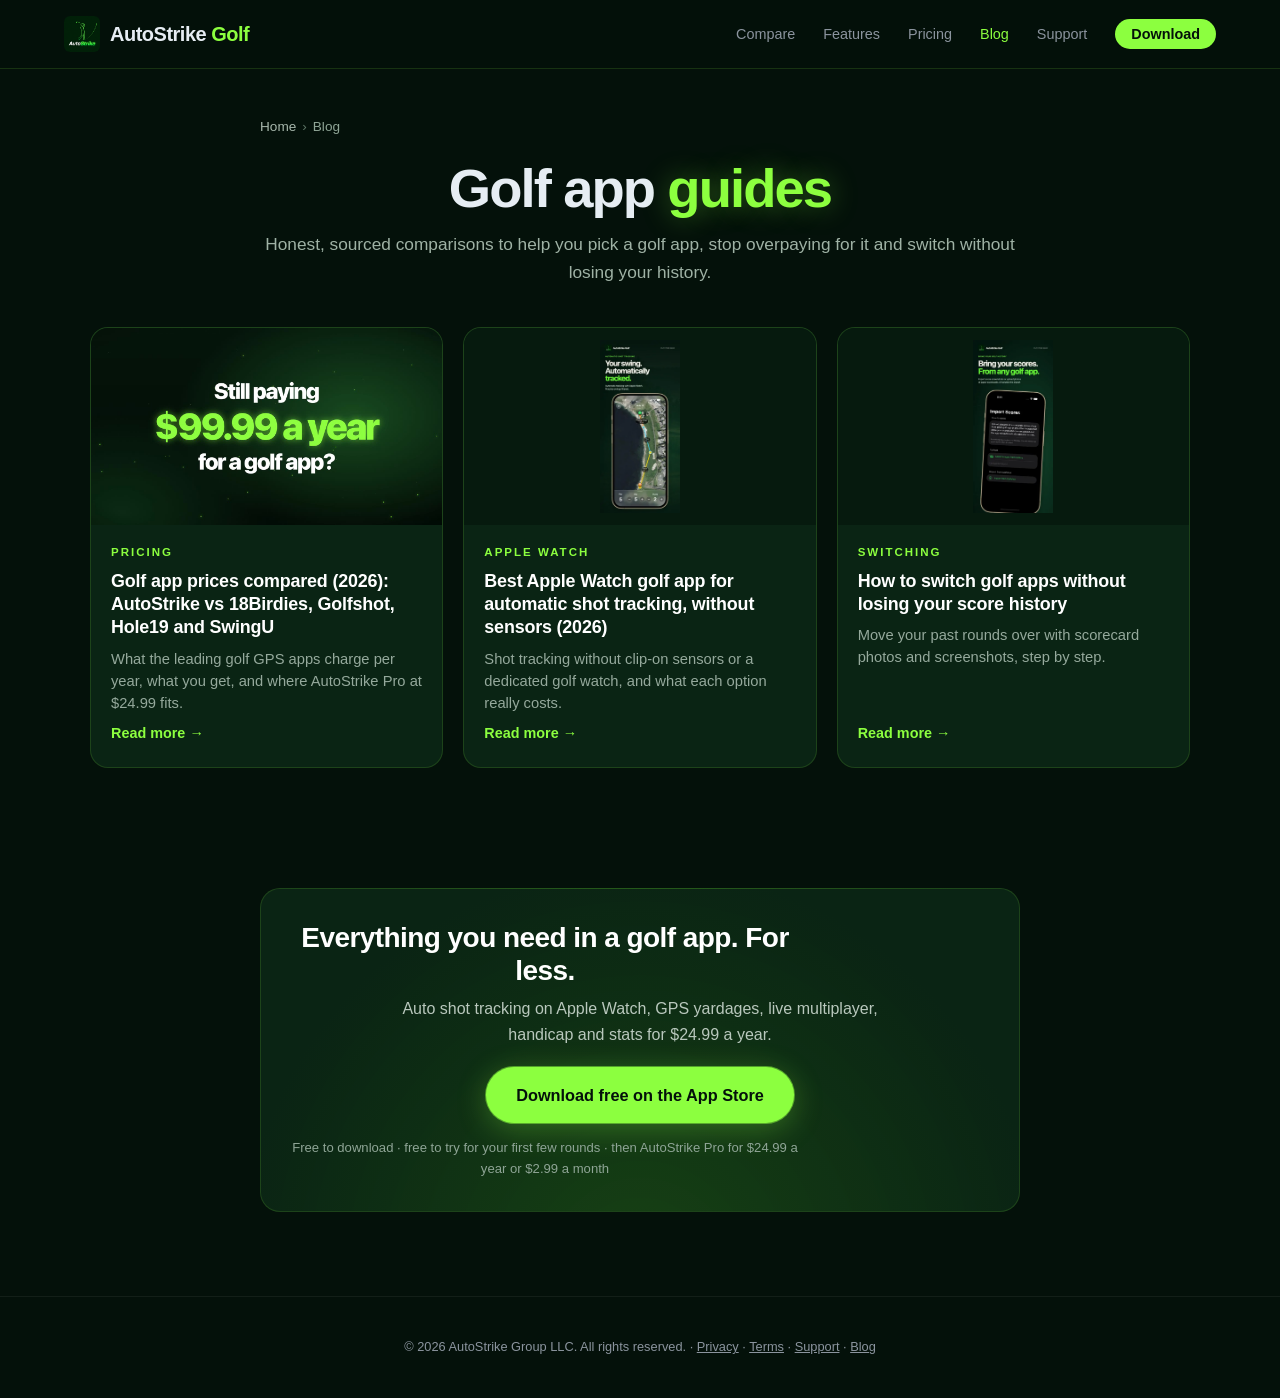
<file: blog/index.html>
<!DOCTYPE html>
<html lang="en">
<head>
  <meta charset="UTF-8">
  <meta name="viewport" content="width=device-width, initial-scale=1.0">
  <title>Golf App Guides and Comparisons | AutoStrike Golf Blog</title>
  <meta name="description" content="Honest, sourced guides for golfers: golf app prices compared, the best Apple Watch golf app for shot tracking, and how to switch apps without losing your scores.">
  <link rel="canonical" href="https://autostrikegolf.com/blog/">
  <meta name="robots" content="index, follow, max-image-preview:large">
  <link rel="stylesheet" href="/style.css?v=polish">
  <link rel="stylesheet" href="/home.css?v=20261028">
  <link rel="stylesheet" href="/blog.css?v=20261028">
  <link rel="icon" type="image/png" href="/logo-64.png?v=20261011">
  <link rel="apple-touch-icon" href="/apple-touch-icon.png?v=20261011">
  <link rel="alternate" type="application/rss+xml" title="AutoStrike Golf Blog" href="/blog/feed.xml">
  <script src="/openai-pixel.js"></script>
  <meta property="og:site_name" content="AutoStrike Golf">
  <meta property="og:type" content="website">
  <meta property="og:title" content="Golf App Guides and Comparisons | AutoStrike Golf Blog">
  <meta property="og:description" content="Honest, sourced guides for golfers: golf app prices compared, the best Apple Watch golf app for shot tracking, and how to switch apps without losing your scores.">
  <meta property="og:url" content="https://autostrikegolf.com/blog/">
  <meta property="og:image" content="https://autostrikegolf.com/og-share-v6.jpg">
  <meta property="og:image:width" content="1200">
  <meta property="og:image:height" content="630">
  <meta property="og:image:alt" content="AutoStrike Golf blog: golf app guides and comparisons.">
  <meta name="twitter:card" content="summary_large_image">
  <meta name="twitter:title" content="Golf App Guides and Comparisons | AutoStrike Golf Blog">
  <meta name="twitter:description" content="Honest, sourced guides for golfers: golf app prices compared, the best Apple Watch golf app for shot tracking, and how to switch apps without losing your scores.">
  <meta name="twitter:image" content="https://autostrikegolf.com/og-share-v6.jpg">
  <script type="application/ld+json">
{
  "@context": "https://schema.org",
  "@graph": [
    {
      "@type": "Blog",
      "@id": "https://autostrikegolf.com/blog/#blog",
      "name": "AutoStrike Golf Blog",
      "description": "Honest, sourced guides to golf app prices, Apple Watch shot tracking and switching golf apps.",
      "url": "https://autostrikegolf.com/blog/",
      "inLanguage": "en-US",
      "publisher": {
        "@type": "Organization",
        "@id": "https://autostrikegolf.com/#organization",
        "name": "AutoStrike Golf",
        "url": "https://autostrikegolf.com/",
        "logo": {
          "@type": "ImageObject",
          "url": "https://autostrikegolf.com/apple-touch-icon.png",
          "width": 180,
          "height": 180
        }
      },
      "blogPost": [
        {
          "@type": "BlogPosting",
          "headline": "Golf app prices compared (2026): AutoStrike vs 18Birdies, Golfshot, Hole19 and SwingU",
          "url": "https://autostrikegolf.com/blog/golf-app-prices-compared/",
          "datePublished": "2026-10-28",
          "dateModified": "2026-10-28"
        },
        {
          "@type": "BlogPosting",
          "headline": "Best Apple Watch golf app for automatic shot tracking, without sensors (2026)",
          "url": "https://autostrikegolf.com/blog/best-apple-watch-golf-app-auto-shot-tracking/",
          "datePublished": "2026-10-28",
          "dateModified": "2026-10-28"
        },
        {
          "@type": "BlogPosting",
          "headline": "How to switch golf apps without losing your score history",
          "url": "https://autostrikegolf.com/blog/switch-golf-apps-keep-your-score-history/",
          "datePublished": "2026-10-28",
          "dateModified": "2026-10-28"
        }
      ]
    },
    {
      "@type": "BreadcrumbList",
      "itemListElement": [
        {
          "@type": "ListItem",
          "position": 1,
          "name": "Home",
          "item": "https://autostrikegolf.com/"
        },
        {
          "@type": "ListItem",
          "position": 2,
          "name": "Blog",
          "item": "https://autostrikegolf.com/blog/"
        }
      ]
    }
  ]
}
  </script>
</head>
<body class="home blog">

<nav>
  <div class="nav-inner">
    <a href="/" class="logo"><img src="/logo.webp?v=20261011" alt="AutoStrike" class="logo-img" width="36" height="36"><span class="logo-text">AutoStrike <span class="gold">Golf</span></span></a>
    <ul class="nav-links" id="nav-links">
      <li><a href="/#compare">Compare</a></li>
      <li><a href="/#features">Features</a></li>
      <li><a href="/#pricing">Pricing</a></li>
      <li><a href="/blog/" aria-current="page">Blog</a></li>
      <li><a href="/support.html">Support</a></li>
      <li><a href="https://apps.apple.com/us/app/autostrike-golf/id6762587973" class="nav-cta" target="_blank" rel="noopener">Download</a></li>
    </ul>
    <button class="hamburger" type="button" aria-label="Menu" aria-controls="nav-links" aria-expanded="false">☰</button>
  </div>
</nav>

<main>
  <nav class="crumbs" aria-label="Breadcrumb"><ol><li><a href="/">Home</a></li><li aria-current="page">Blog</li></ol></nav>
  <header class="blog-index-head">
    <h1>Golf app <span class="lime">guides</span></h1>
    <p>Honest, sourced comparisons to help you pick a golf app, stop overpaying for it and switch without losing your history.</p>
  </header>
  <section class="blog-index" aria-label="Articles">
    <ul class="post-cards">
      <li class="post-card"><a href="/blog/golf-app-prices-compared/">
        <div class="post-card-img"><img src="/media/promo-landscape-poster.jpg?v=3" width="1280" height="720" loading="eager" decoding="async" alt="Still paying $99.99 a year for a golf app? AutoStrike Pro is $24.99 a year."></div>
        <div class="post-card-body"><span class="post-card-tag">Pricing</span><h2>Golf app prices compared (2026): AutoStrike vs 18Birdies, Golfshot, Hole19 and SwingU</h2><p>What the leading golf GPS apps charge per year, what you get, and where AutoStrike Pro at $24.99 fits.</p><span class="more">Read more →</span></div>
      </a></li>
      <li class="post-card"><a href="/blog/best-apple-watch-golf-app-auto-shot-tracking/">
        <div class="post-card-img contain"><img src="/media/shots/02-automatic-tracking-360.webp" width="360" height="782" loading="lazy" decoding="async" alt="AutoStrike on iPhone and Apple Watch: your swing, automatically tracked."></div>
        <div class="post-card-body"><span class="post-card-tag">Apple Watch</span><h2>Best Apple Watch golf app for automatic shot tracking, without sensors (2026)</h2><p>Shot tracking without clip-on sensors or a dedicated golf watch, and what each option really costs.</p><span class="more">Read more →</span></div>
      </a></li>
      <li class="post-card"><a href="/blog/switch-golf-apps-keep-your-score-history/">
        <div class="post-card-img contain"><img src="/media/shots/03-score-imports-360.webp" width="360" height="782" loading="lazy" decoding="async" alt="AutoStrike Import Scores screen: upload scorecard photos or screenshots from another golf app."></div>
        <div class="post-card-body"><span class="post-card-tag">Switching</span><h2>How to switch golf apps without losing your score history</h2><p>Move your past rounds over with scorecard photos and screenshots, step by step.</p><span class="more">Read more →</span></div>
      </a></li>
    </ul>
  </section>
  <div class="post" style="margin-top:48px">
<div class="cta-box">
  <p class="cta-title">Everything you need in a golf app. For less.</p>
  <p>Auto shot tracking on Apple Watch, GPS yardages, live multiplayer, handicap and stats for $24.99 a year.</p>
  <a class="cta-btn" href="https://apps.apple.com/us/app/autostrike-golf/id6762587973" target="_blank" rel="noopener">Download free on the App Store</a>
  <p class="fine">Free to download · free to try for your first few rounds · then AutoStrike Pro for $24.99 a year or $2.99 a month</p>
</div>
  </div>
</main>

<footer>
  <p>&copy; 2026 AutoStrike Group LLC. All rights reserved. · <a href="/privacy.html">Privacy</a> · <a href="/terms">Terms</a> · <a href="/support.html">Support</a> · <a href="/blog/">Blog</a></p>
</footer>

<script>
document.querySelector('.hamburger').addEventListener('click', function () {
  var open = document.getElementById('nav-links').classList.toggle('open');
  this.setAttribute('aria-expanded', open);
});
</script>
</body>
</html>
</file>
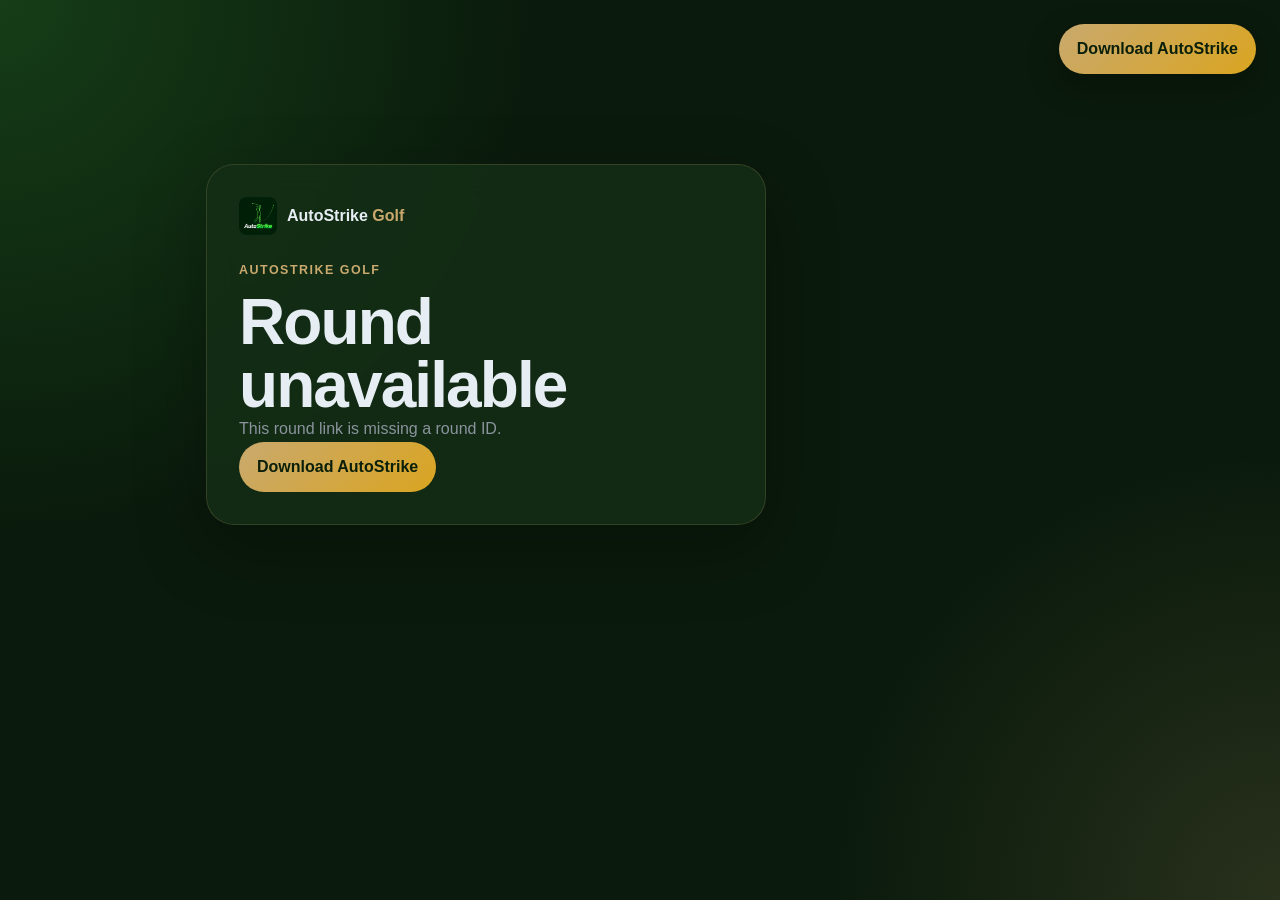
<file: round/index.html>
<!DOCTYPE html>
<html lang="en">
<head>
  <meta charset="UTF-8">
  <meta name="viewport" content="width=device-width, initial-scale=1.0, viewport-fit=cover">
  <title>Shared AutoStrike Golf Round</title>
  <meta name="description" content="View a shared AutoStrike Golf scorecard and round summary.">
  <meta name="robots" content="noindex, nofollow, noarchive, nosnippet">
  <meta name="googlebot" content="noindex, nofollow, noarchive, nosnippet">
  <meta name="referrer" content="no-referrer">
  <link rel="stylesheet" href="/style.css">
  <link rel="stylesheet" href="/round/round.css?v=teamviews2">
  <link rel="icon" type="image/png" href="/logo-64.png?v=20261011">
  <link rel="apple-touch-icon" href="/apple-touch-icon.png?v=20261011">
  <script src="/openai-pixel.js"></script>
</head>
<body class="round-page">
  <main class="round-shell" id="round-root">
    <section class="round-card round-status-card">
      <a class="round-logo" href="/">
        <img src="/logo.webp?v=20261011" alt="AutoStrike Golf">
        <span>AutoStrike <strong>Golf</strong></span>
      </a>
      <p class="round-eyebrow">Shared round</p>
      <h1>Loading round...</h1>
    </section>
  </main>
  <a class="round-download-fixed" href="https://apps.apple.com/us/app/autostrike-golf/id6762587973" onclick="return handleDownloadClick(event)">Download AutoStrike</a>
  <div class="round-modal-overlay" id="round-download-modal" onclick="closeRoundModal(event)">
    <div class="round-modal" role="dialog" aria-modal="true" aria-labelledby="round-download-title">
      <button class="round-modal-close" type="button" aria-label="Close download popup" onclick="closeRoundModal()">&times;</button>
      <h2 id="round-download-title">AutoStrike Golf</h2>
      <p>Scan with your iPhone camera to open or install</p>
      <div class="round-modal-qr"><img src="/app-store-qr.png" alt="QR Code for App Store"></div>
      <a href="https://apps.apple.com/us/app/autostrike-golf/id6762587973" target="_blank" rel="noopener">
        <img src="/app-store-badge.svg" alt="Download on the App Store" style="height:44px">
      </a>
    </div>
  </div>
  <script src="/round/team-results.js?v=recap3"></script>
  <script src="/round/round.js?v=teamviews3"></script>
</body>
</html>
</file>
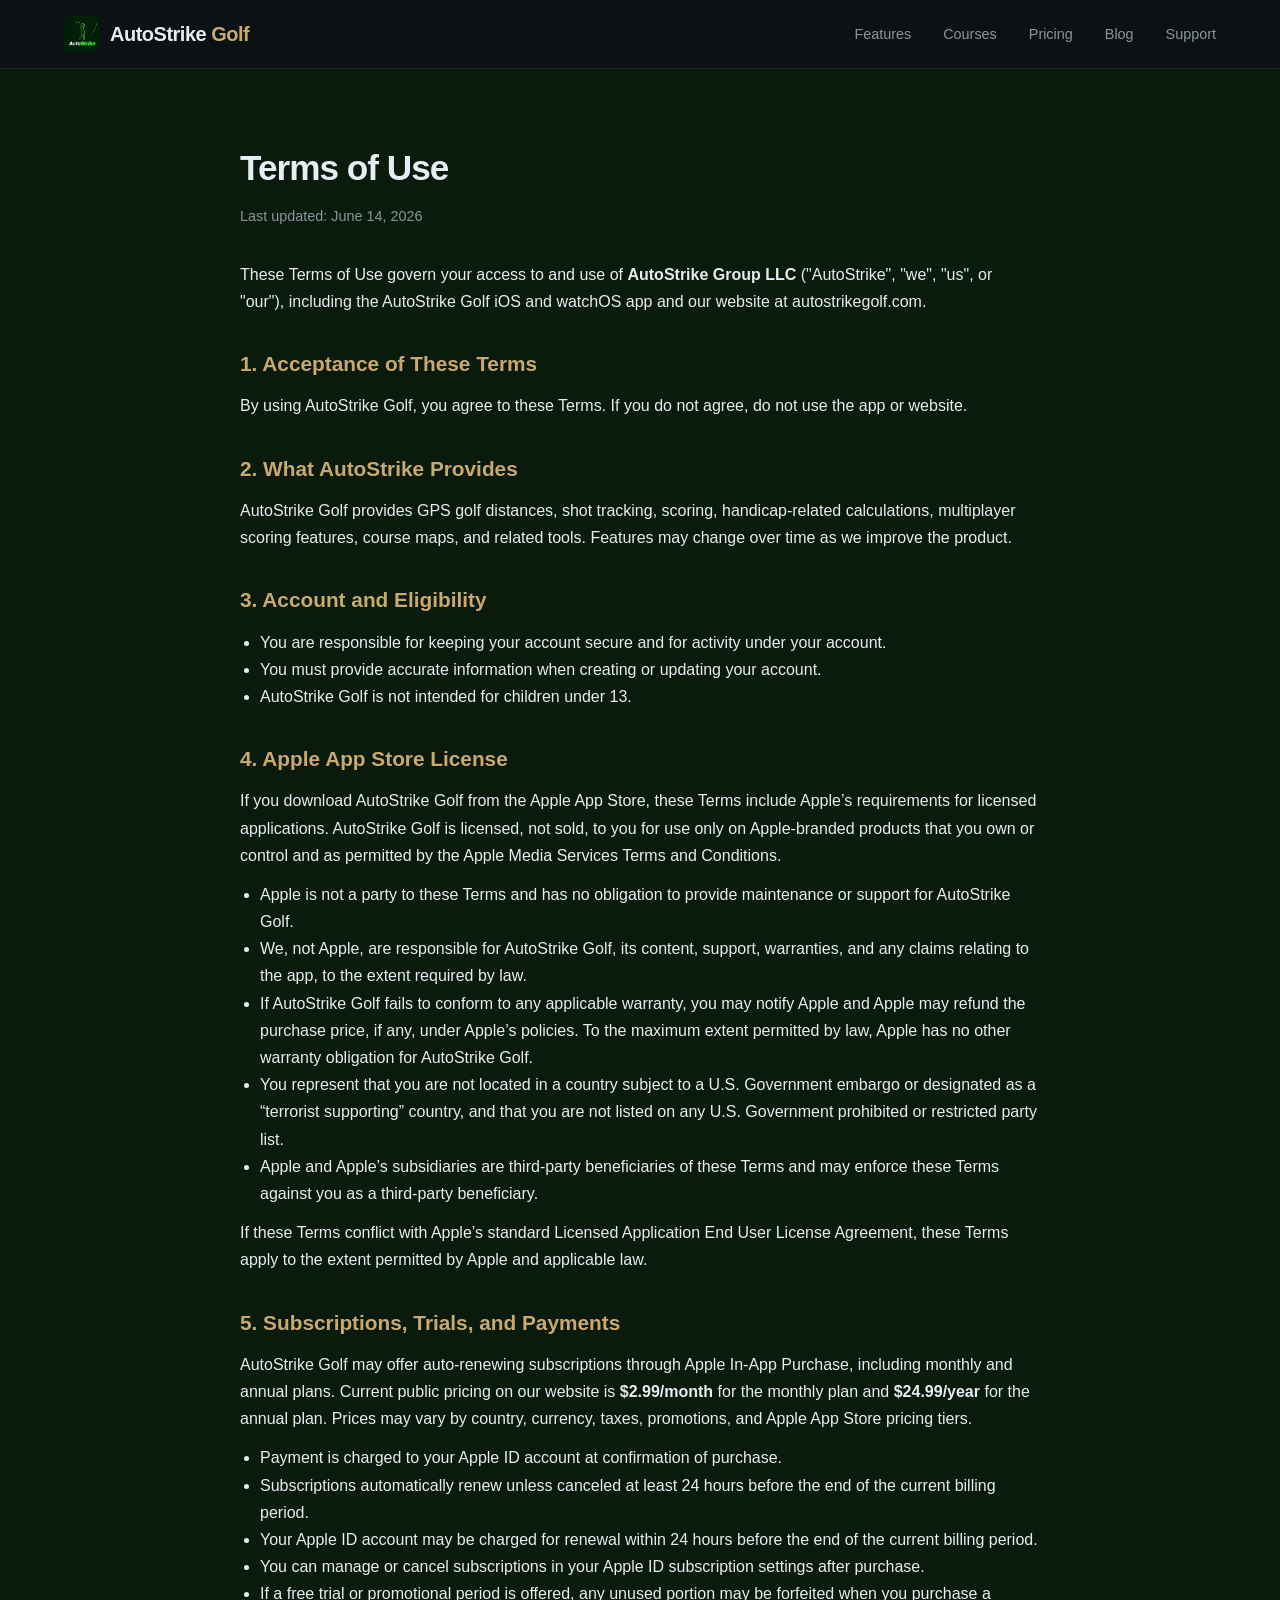
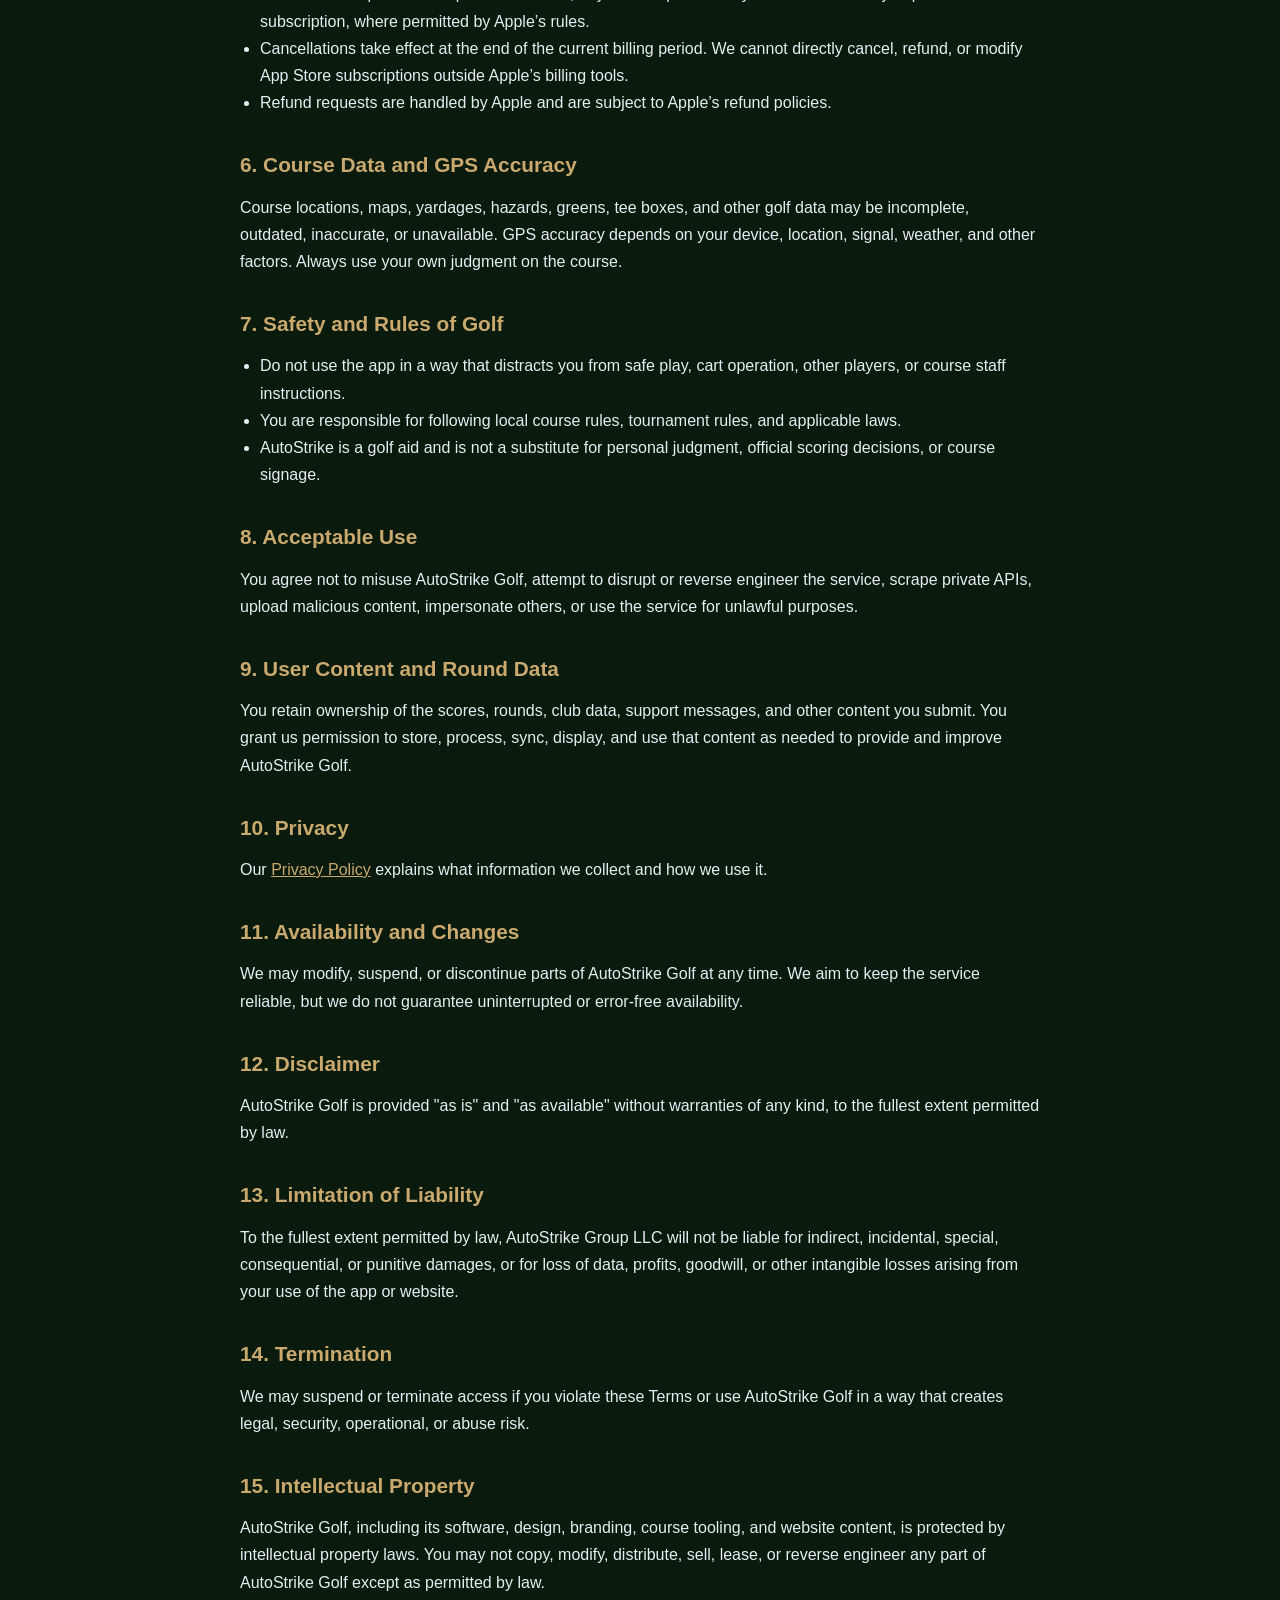
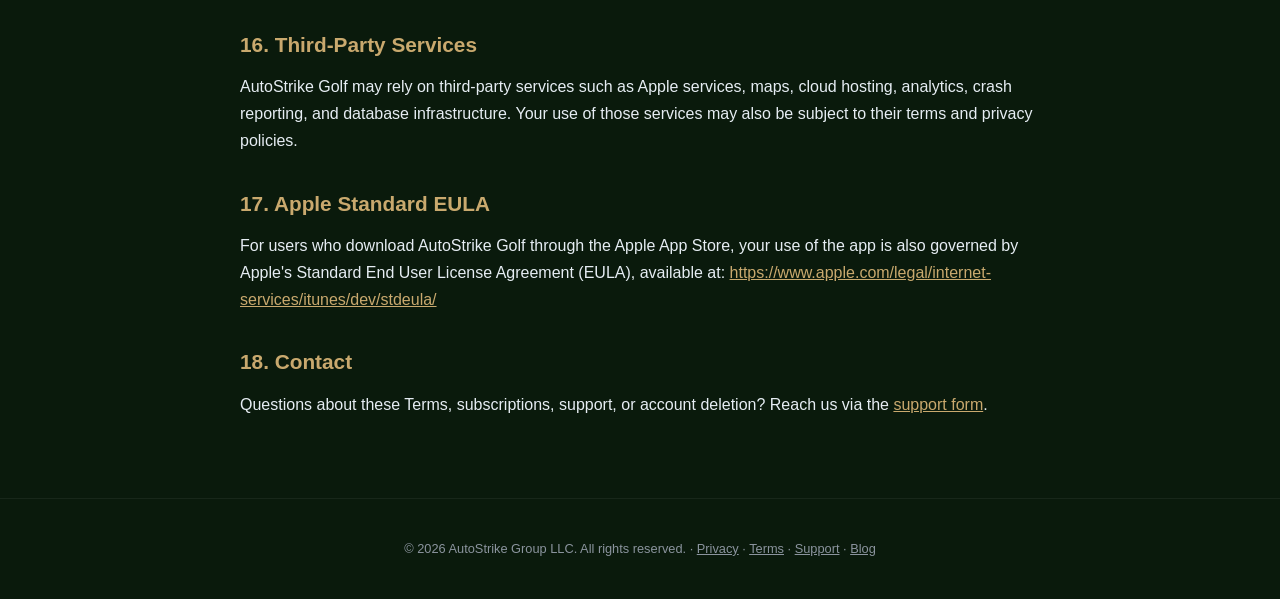
<file: terms/index.html>
<!DOCTYPE html>
<html lang="en">
<head>
  <meta charset="UTF-8">
  <meta name="viewport" content="width=device-width, initial-scale=1.0">
  <title>Terms of Use — AutoStrike Golf</title>
  <meta name="description" content="AutoStrike Golf terms of use: subscriptions, acceptable use, course data, safety, and account terms.">
  <link rel="stylesheet" href="/style.css">
  <link rel="icon" type="image/png" href="/logo-64.png?v=20261011">
  <link rel="apple-touch-icon" href="/apple-touch-icon.png?v=20261011">
  <script src="/openai-pixel.js"></script>
  <style>
    .legal { padding: 140px 24px 80px; }
    .legal-inner { max-width: 800px; margin: 0 auto; color: var(--text); }
    .legal-inner h1 { font-size: 2.2rem; letter-spacing: -1px; margin-bottom: 8px; }
    .legal-inner .updated { color: var(--text-muted); font-size: .9rem; margin-bottom: 32px; }
    .legal-inner h2 { font-size: 1.3rem; margin-top: 32px; margin-bottom: 12px; color: var(--gold); }
    .legal-inner p, .legal-inner li { color: var(--text); line-height: 1.7; }
    .legal-inner ul { padding-left: 20px; margin: 12px 0; }
    .legal-inner a { color: var(--gold); }
  </style>
</head>
<body>

<nav>
  <div class="nav-inner">
    <a href="/" class="logo"><img src="/logo.webp?v=20261011" alt="AutoStrike" class="logo-img"><span class="logo-text">AutoStrike <span class="gold">Golf</span></span></a>
    <ul class="nav-links">
      <li><a href="/#features">Features</a></li>
      <li><a href="/#courses">Courses</a></li>
      <li><a href="/#pricing">Pricing</a></li>
      <li><a href="/blog/">Blog</a></li>
      <li><a href="/support.html">Support</a></li>
    </ul>
  </div>
</nav>

<section class="legal">
  <div class="legal-inner">
    <h1>Terms of Use</h1>
    <p class="updated">Last updated: June 14, 2026</p>

    <p>These Terms of Use govern your access to and use of <strong>AutoStrike Group LLC</strong> ("AutoStrike", "we", "us", or "our"), including the AutoStrike Golf iOS and watchOS app and our website at autostrikegolf.com.</p>

    <h2>1. Acceptance of These Terms</h2>
    <p>By using AutoStrike Golf, you agree to these Terms. If you do not agree, do not use the app or website.</p>

    <h2>2. What AutoStrike Provides</h2>
    <p>AutoStrike Golf provides GPS golf distances, shot tracking, scoring, handicap-related calculations, multiplayer scoring features, course maps, and related tools. Features may change over time as we improve the product.</p>

    <h2>3. Account and Eligibility</h2>
    <ul>
      <li>You are responsible for keeping your account secure and for activity under your account.</li>
      <li>You must provide accurate information when creating or updating your account.</li>
      <li>AutoStrike Golf is not intended for children under 13.</li>
    </ul>

    <h2>4. Apple App Store License</h2>
    <p>If you download AutoStrike Golf from the Apple App Store, these Terms include Apple’s requirements for licensed applications. AutoStrike Golf is licensed, not sold, to you for use only on Apple-branded products that you own or control and as permitted by the Apple Media Services Terms and Conditions.</p>
    <ul>
      <li>Apple is not a party to these Terms and has no obligation to provide maintenance or support for AutoStrike Golf.</li>
      <li>We, not Apple, are responsible for AutoStrike Golf, its content, support, warranties, and any claims relating to the app, to the extent required by law.</li>
      <li>If AutoStrike Golf fails to conform to any applicable warranty, you may notify Apple and Apple may refund the purchase price, if any, under Apple’s policies. To the maximum extent permitted by law, Apple has no other warranty obligation for AutoStrike Golf.</li>
      <li>You represent that you are not located in a country subject to a U.S. Government embargo or designated as a “terrorist supporting” country, and that you are not listed on any U.S. Government prohibited or restricted party list.</li>
      <li>Apple and Apple’s subsidiaries are third-party beneficiaries of these Terms and may enforce these Terms against you as a third-party beneficiary.</li>
    </ul>
    <p>If these Terms conflict with Apple’s standard Licensed Application End User License Agreement, these Terms apply to the extent permitted by Apple and applicable law.</p>

    <h2>5. Subscriptions, Trials, and Payments</h2>
    <p>AutoStrike Golf may offer auto-renewing subscriptions through Apple In-App Purchase, including monthly and annual plans. Current public pricing on our website is <strong>$2.99/month</strong> for the monthly plan and <strong>$24.99/year</strong> for the annual plan. Prices may vary by country, currency, taxes, promotions, and Apple App Store pricing tiers.</p>
    <ul>
      <li>Payment is charged to your Apple ID account at confirmation of purchase.</li>
      <li>Subscriptions automatically renew unless canceled at least 24 hours before the end of the current billing period.</li>
      <li>Your Apple ID account may be charged for renewal within 24 hours before the end of the current billing period.</li>
      <li>You can manage or cancel subscriptions in your Apple ID subscription settings after purchase.</li>
      <li>If a free trial or promotional period is offered, any unused portion may be forfeited when you purchase a subscription, where permitted by Apple’s rules.</li>
      <li>Cancellations take effect at the end of the current billing period. We cannot directly cancel, refund, or modify App Store subscriptions outside Apple’s billing tools.</li>
      <li>Refund requests are handled by Apple and are subject to Apple’s refund policies.</li>
    </ul>

    <h2>6. Course Data and GPS Accuracy</h2>
    <p>Course locations, maps, yardages, hazards, greens, tee boxes, and other golf data may be incomplete, outdated, inaccurate, or unavailable. GPS accuracy depends on your device, location, signal, weather, and other factors. Always use your own judgment on the course.</p>

    <h2>7. Safety and Rules of Golf</h2>
    <ul>
      <li>Do not use the app in a way that distracts you from safe play, cart operation, other players, or course staff instructions.</li>
      <li>You are responsible for following local course rules, tournament rules, and applicable laws.</li>
      <li>AutoStrike is a golf aid and is not a substitute for personal judgment, official scoring decisions, or course signage.</li>
    </ul>

    <h2>8. Acceptable Use</h2>
    <p>You agree not to misuse AutoStrike Golf, attempt to disrupt or reverse engineer the service, scrape private APIs, upload malicious content, impersonate others, or use the service for unlawful purposes.</p>

    <h2>9. User Content and Round Data</h2>
    <p>You retain ownership of the scores, rounds, club data, support messages, and other content you submit. You grant us permission to store, process, sync, display, and use that content as needed to provide and improve AutoStrike Golf.</p>

    <h2>10. Privacy</h2>
    <p>Our <a href="/privacy.html">Privacy Policy</a> explains what information we collect and how we use it.</p>

    <h2>11. Availability and Changes</h2>
    <p>We may modify, suspend, or discontinue parts of AutoStrike Golf at any time. We aim to keep the service reliable, but we do not guarantee uninterrupted or error-free availability.</p>

    <h2>12. Disclaimer</h2>
    <p>AutoStrike Golf is provided "as is" and "as available" without warranties of any kind, to the fullest extent permitted by law.</p>

    <h2>13. Limitation of Liability</h2>
    <p>To the fullest extent permitted by law, AutoStrike Group LLC will not be liable for indirect, incidental, special, consequential, or punitive damages, or for loss of data, profits, goodwill, or other intangible losses arising from your use of the app or website.</p>

    <h2>14. Termination</h2>
    <p>We may suspend or terminate access if you violate these Terms or use AutoStrike Golf in a way that creates legal, security, operational, or abuse risk.</p>

    <h2>15. Intellectual Property</h2>
    <p>AutoStrike Golf, including its software, design, branding, course tooling, and website content, is protected by intellectual property laws. You may not copy, modify, distribute, sell, lease, or reverse engineer any part of AutoStrike Golf except as permitted by law.</p>

    <h2>16. Third-Party Services</h2>
    <p>AutoStrike Golf may rely on third-party services such as Apple services, maps, cloud hosting, analytics, crash reporting, and database infrastructure. Your use of those services may also be subject to their terms and privacy policies.</p>

    <h2>17. Apple Standard EULA</h2>
    <p>For users who download AutoStrike Golf through the Apple App Store, your use of the app is also governed by Apple's Standard End User License Agreement (EULA), available at: <a href="https://www.apple.com/legal/internet-services/itunes/dev/stdeula/" target="_blank" rel="noopener">https://www.apple.com/legal/internet-services/itunes/dev/stdeula/</a></p>

    <h2>18. Contact</h2>
    <p>Questions about these Terms, subscriptions, support, or account deletion? Reach us via the <a href="/support.html">support form</a>.</p>
  </div>
</section>

<footer>
  <p>&copy; 2026 AutoStrike Group LLC. All rights reserved. · <a href="/privacy.html" style="color:var(--text-muted)">Privacy</a> · <a href="/terms" style="color:var(--text-muted)">Terms</a> · <a href="/support.html" style="color:var(--text-muted)">Support</a> · <a href="/blog/" style="color:var(--text-muted)">Blog</a></p>
</footer>

</body>
</html>
</file>
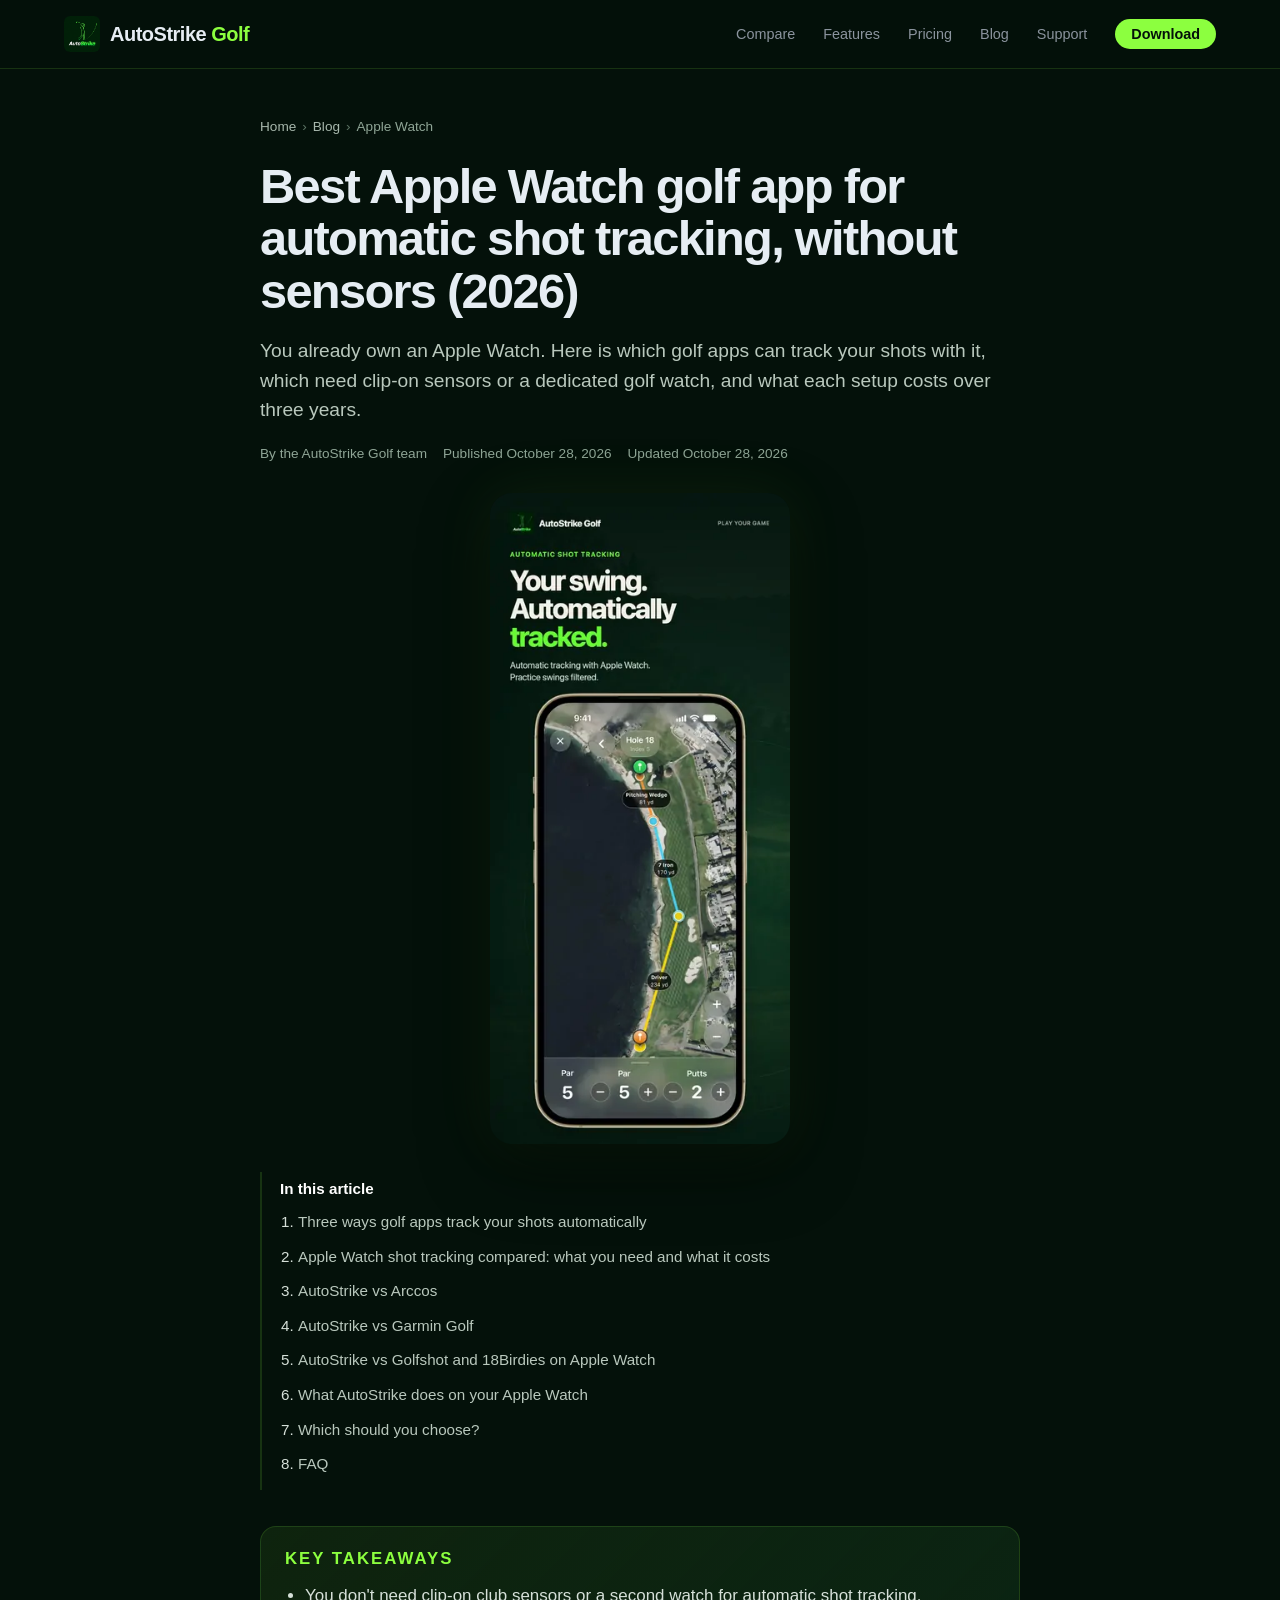
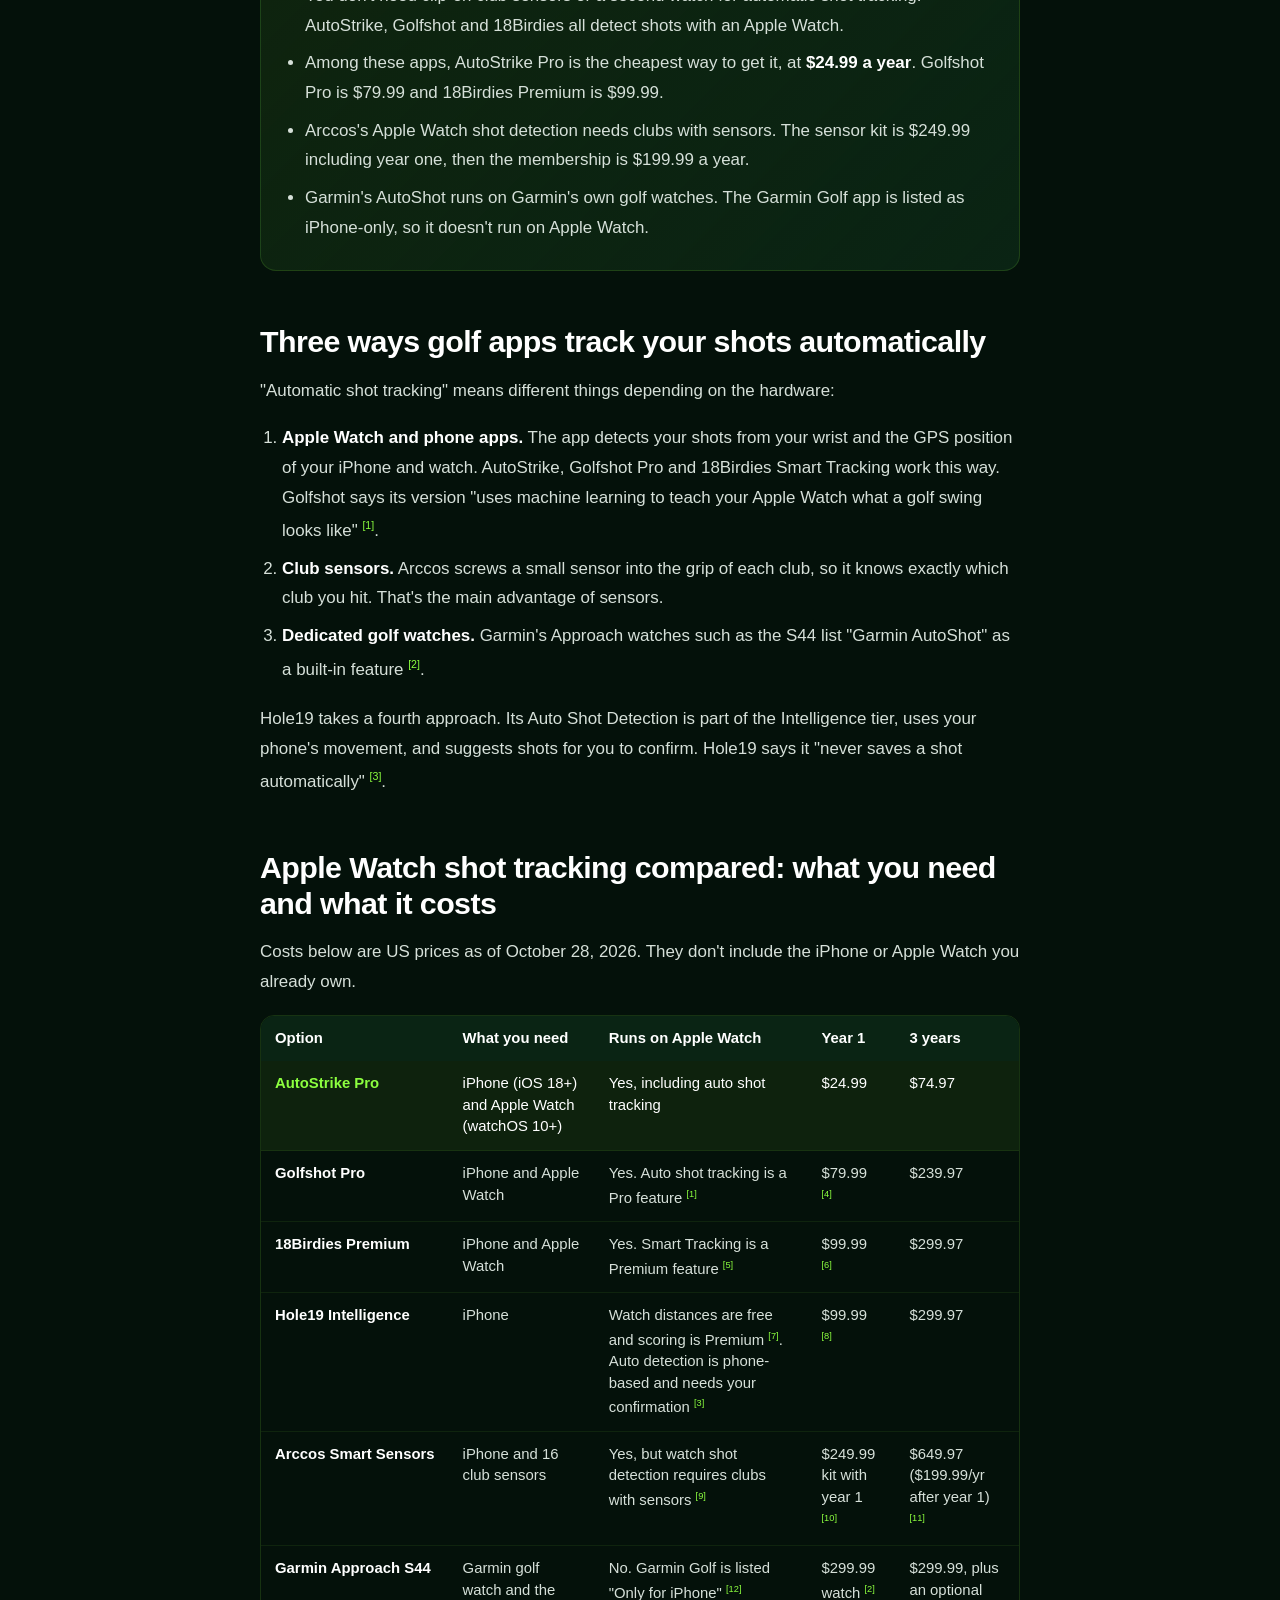
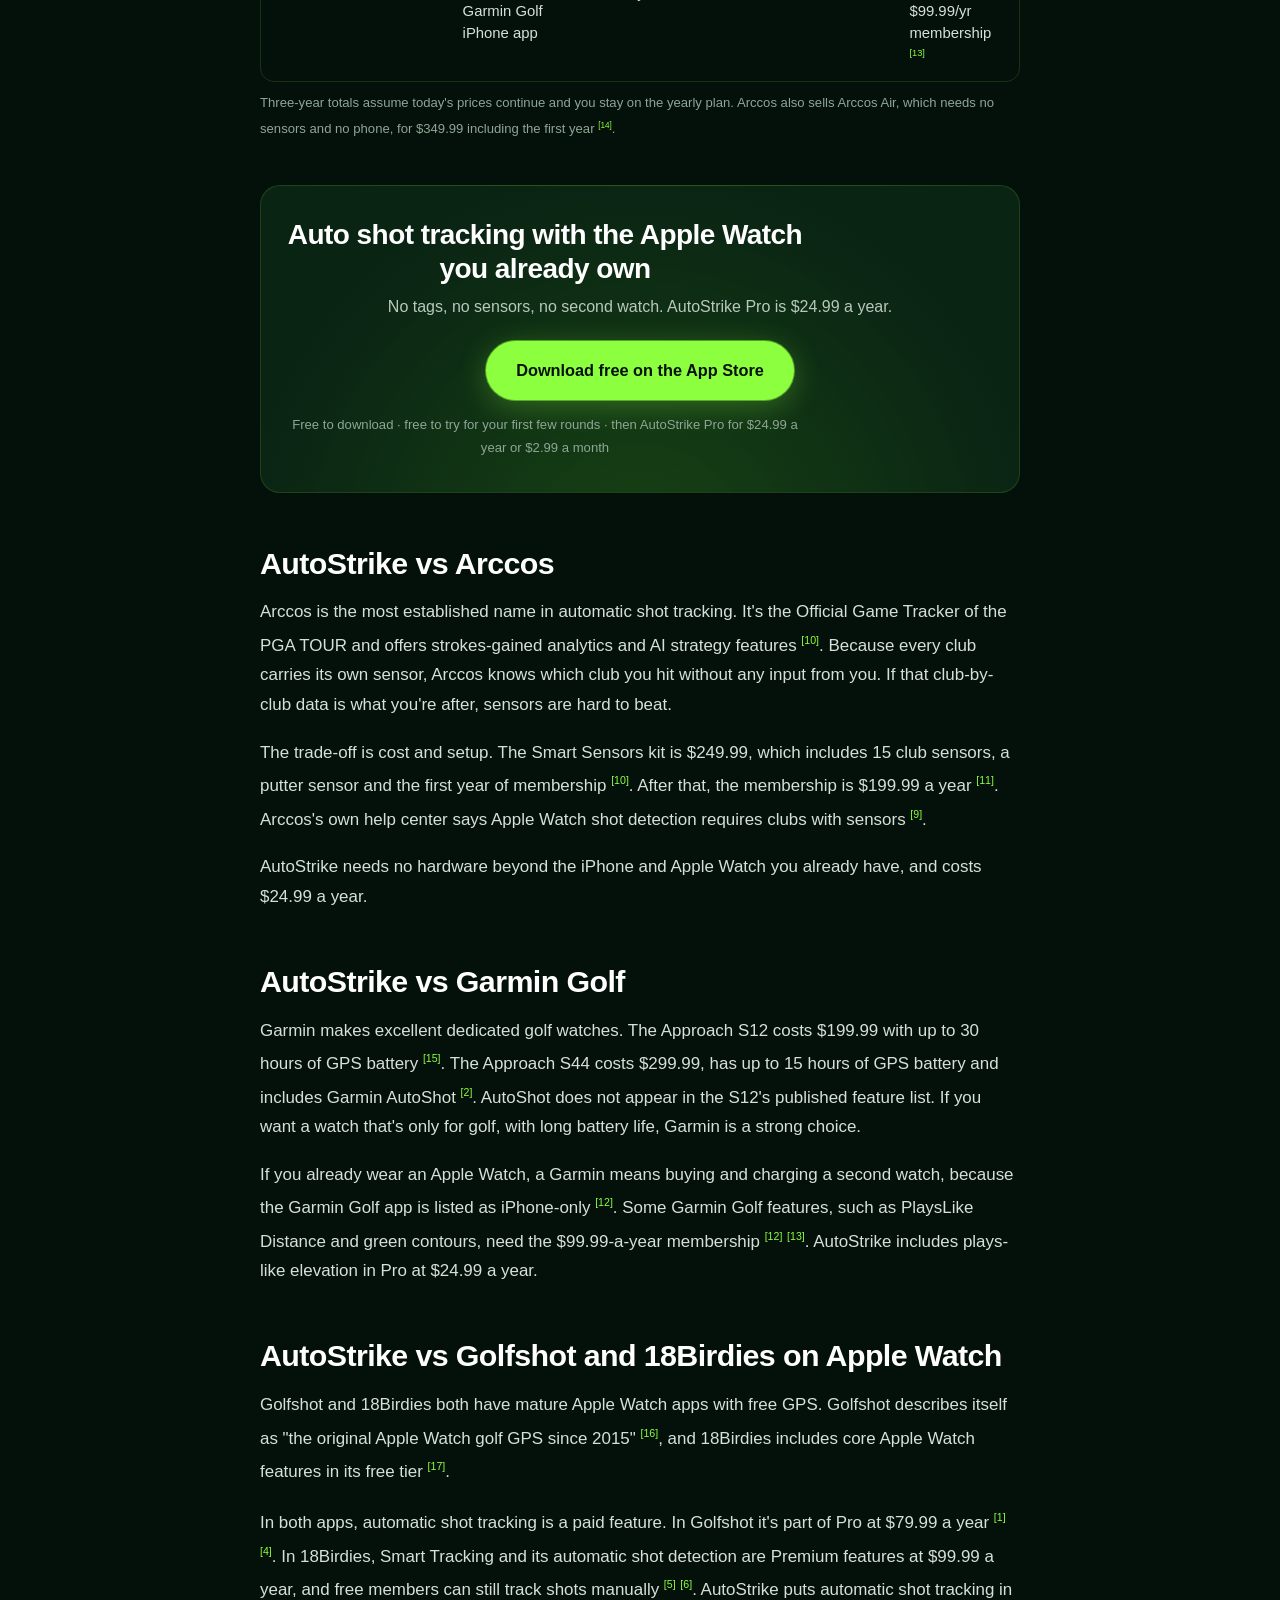
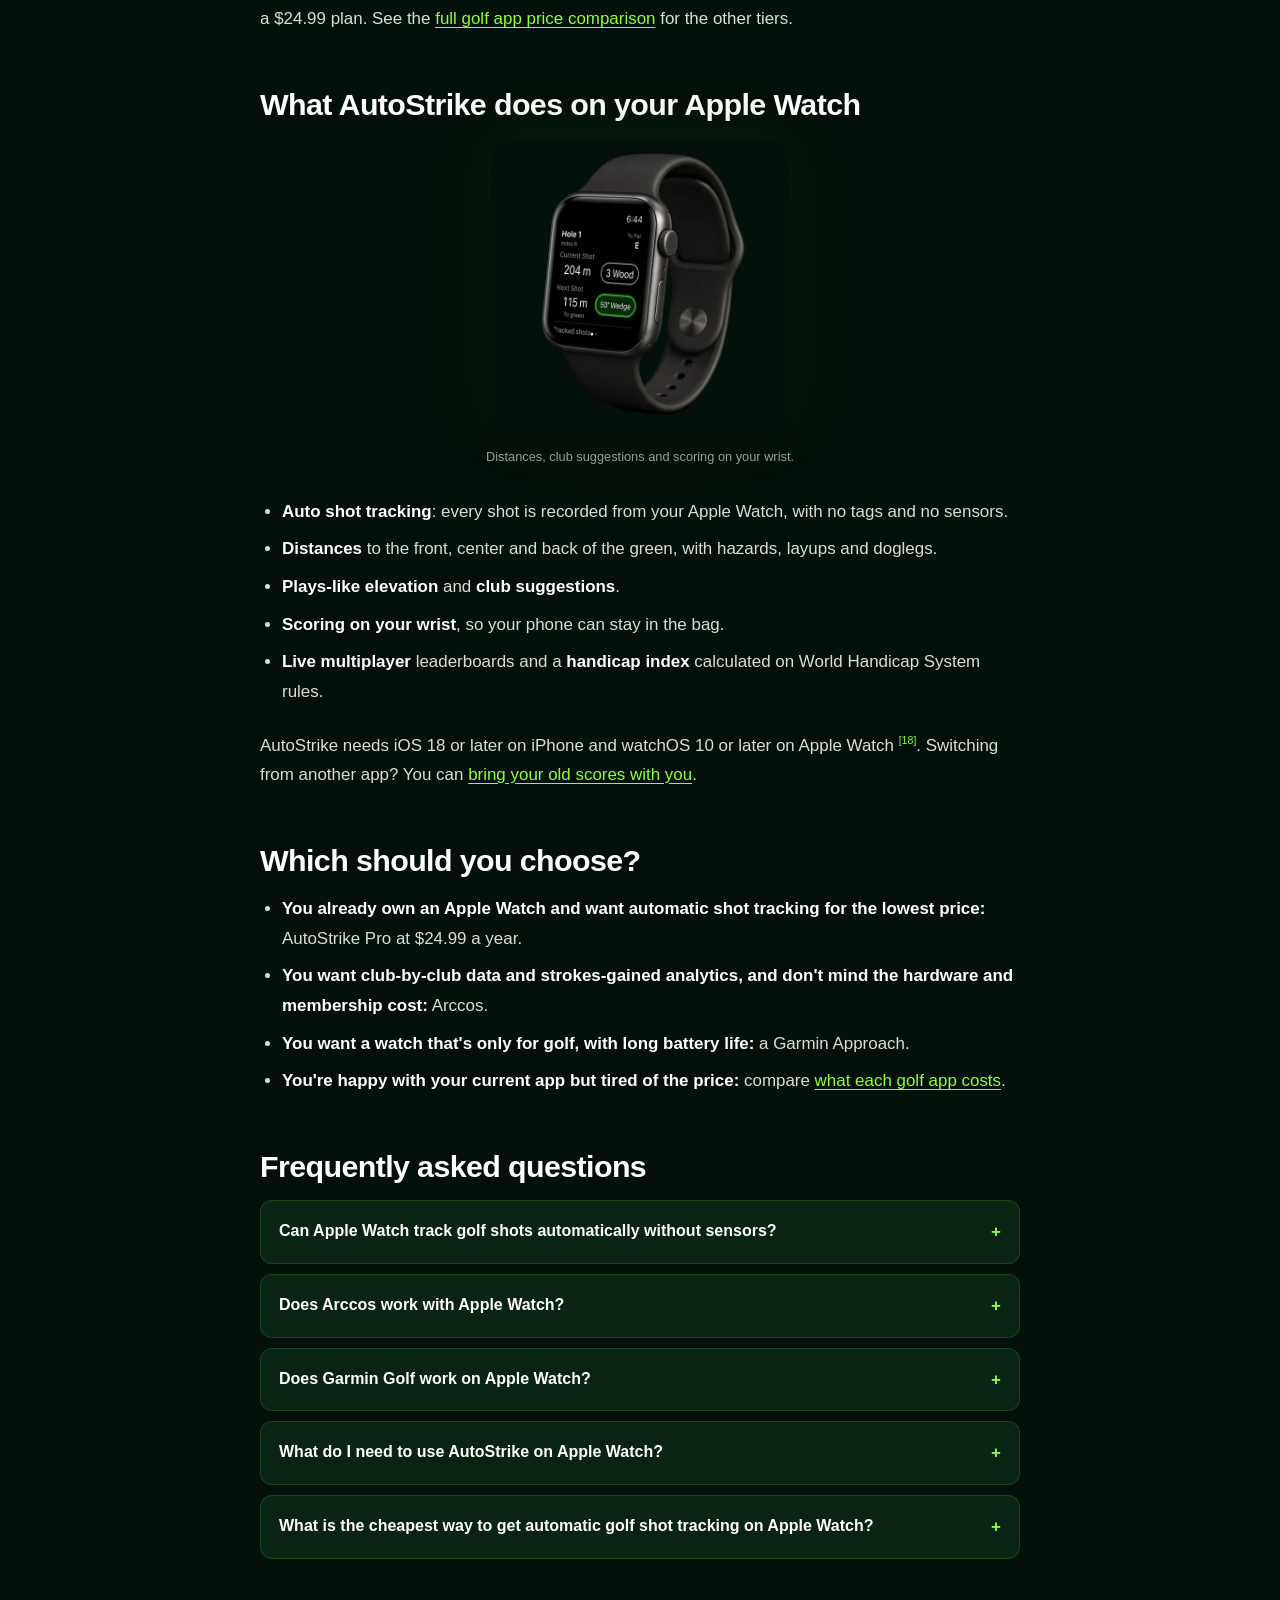
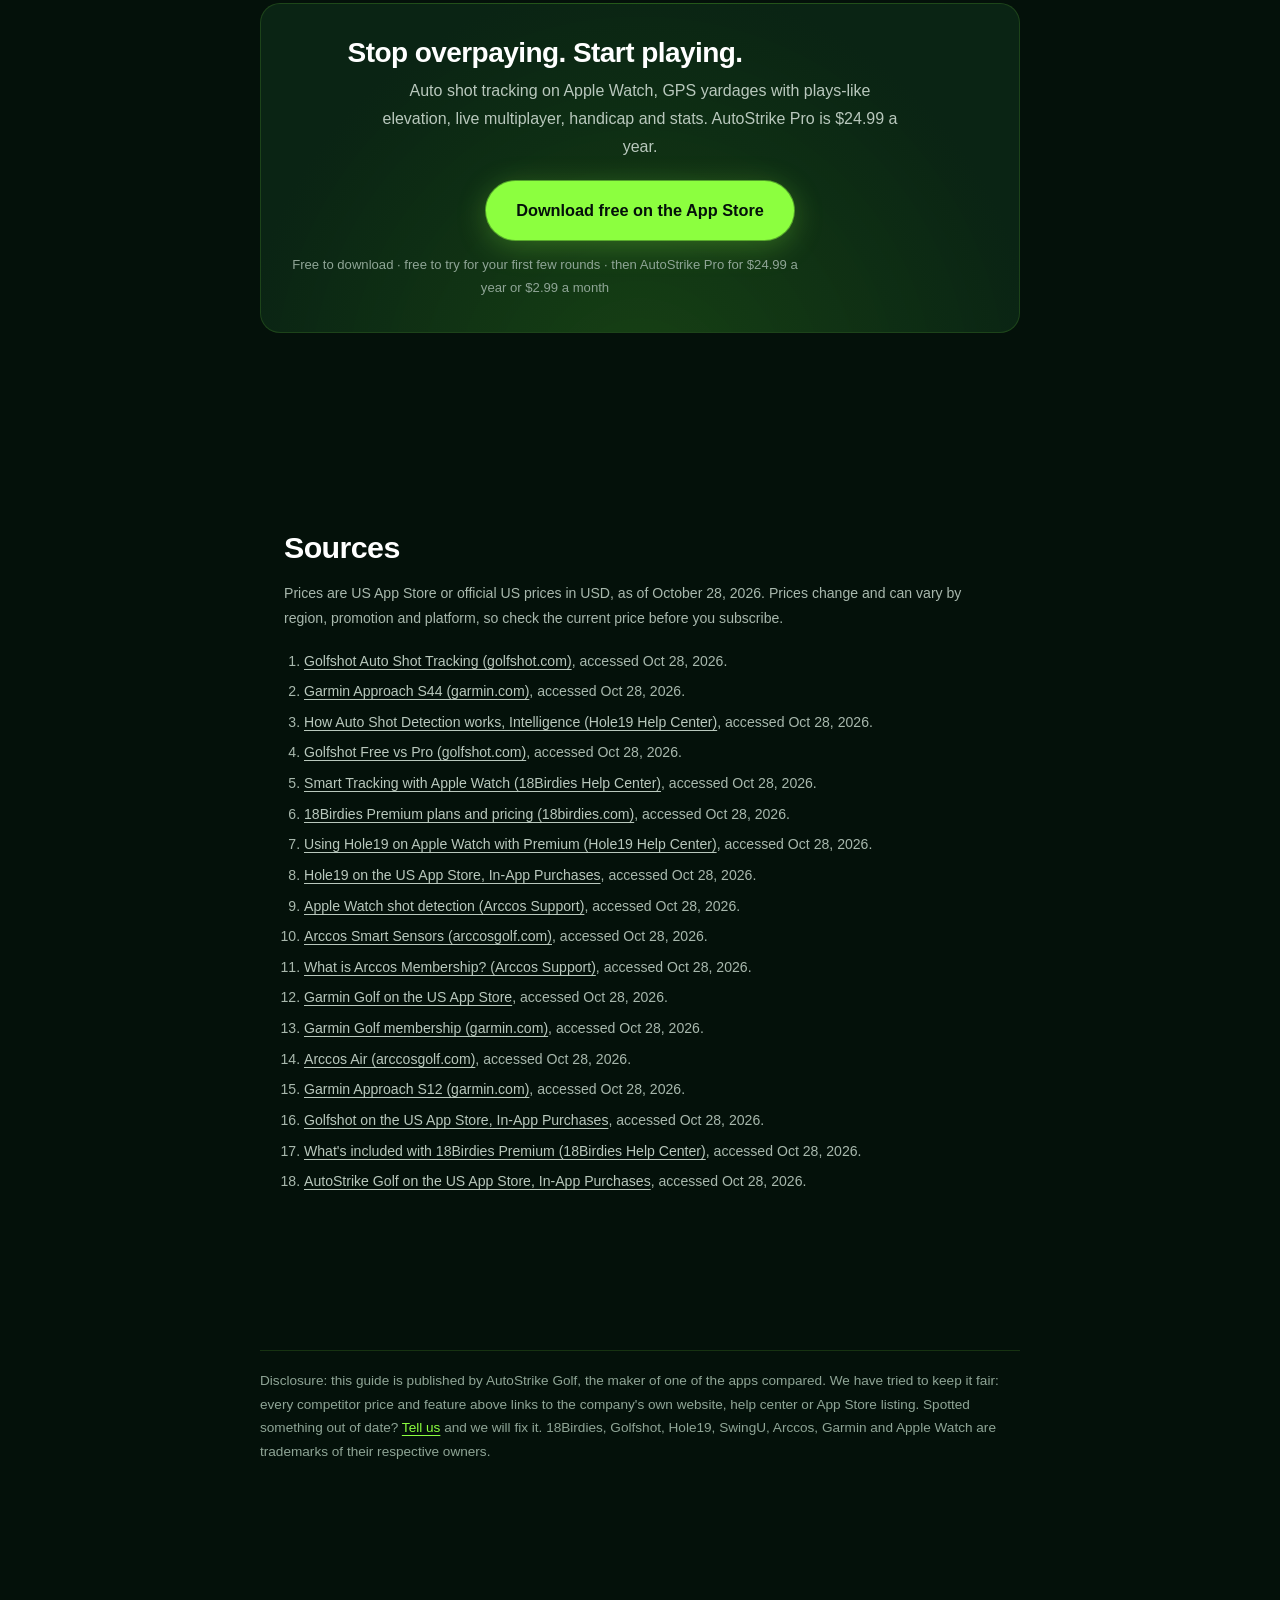
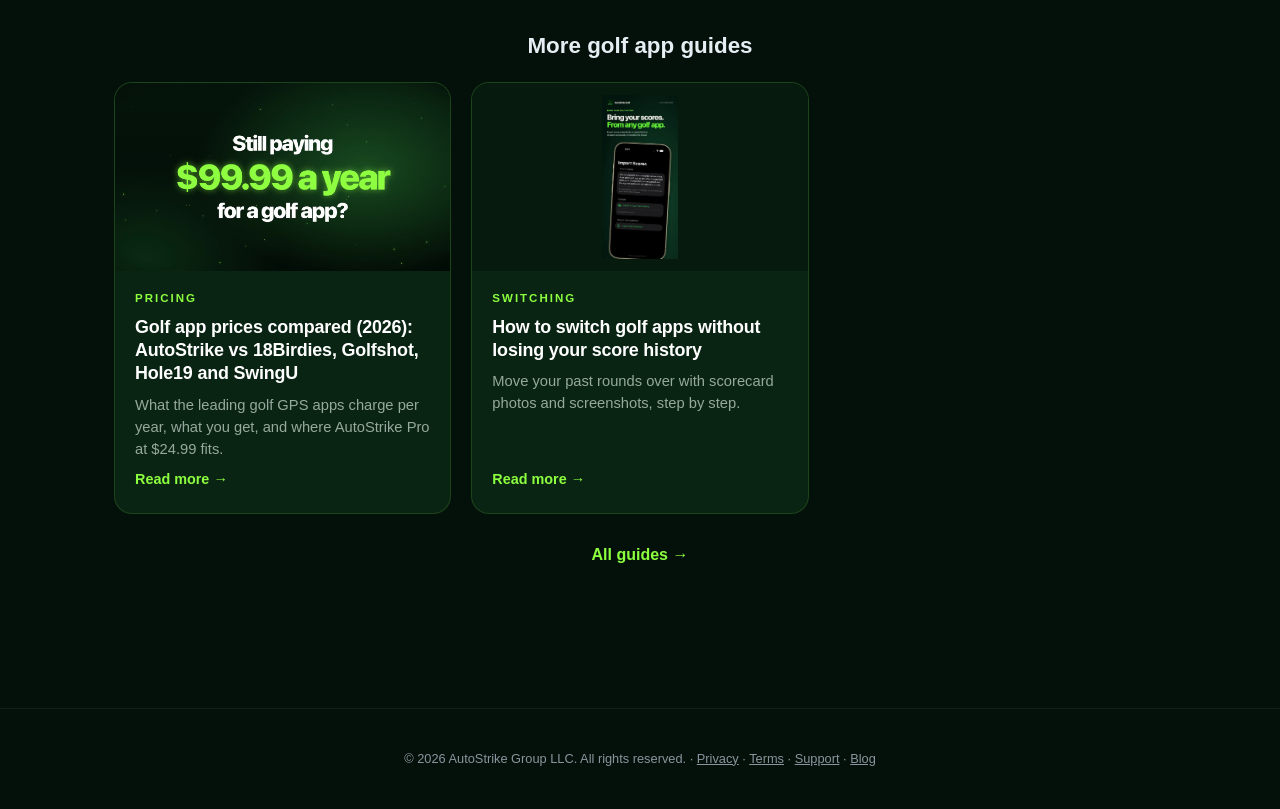
<file: blog/best-apple-watch-golf-app-auto-shot-tracking/index.html>
<!DOCTYPE html>
<html lang="en">
<head>
  <meta charset="UTF-8">
  <meta name="viewport" content="width=device-width, initial-scale=1.0">
  <title>Best Apple Watch Golf App for Auto Shot Tracking (2026)</title>
  <meta name="description" content="Automatic shot tracking compared: AutoStrike, Golfshot, 18Birdies, Hole19, Arccos and Garmin. What needs sensors or a golf watch, and the real 3-year cost.">
  <link rel="canonical" href="https://autostrikegolf.com/blog/best-apple-watch-golf-app-auto-shot-tracking/">
  <meta name="robots" content="index, follow, max-image-preview:large">
  <link rel="stylesheet" href="/style.css?v=polish">
  <link rel="stylesheet" href="/home.css?v=20261028">
  <link rel="stylesheet" href="/blog.css?v=20261028">
  <link rel="icon" type="image/png" href="/logo-64.png?v=20261011">
  <link rel="apple-touch-icon" href="/apple-touch-icon.png?v=20261011">
  <link rel="alternate" type="application/rss+xml" title="AutoStrike Golf Blog" href="/blog/feed.xml">
  <script src="/openai-pixel.js"></script>
  <meta property="og:site_name" content="AutoStrike Golf">
  <meta property="og:type" content="article">
  <meta property="og:title" content="Best Apple Watch Golf App for Auto Shot Tracking (2026)">
  <meta property="og:description" content="Automatic shot tracking compared: AutoStrike, Golfshot, 18Birdies, Hole19, Arccos and Garmin. What needs sensors or a golf watch, and the real 3-year cost.">
  <meta property="og:url" content="https://autostrikegolf.com/blog/best-apple-watch-golf-app-auto-shot-tracking/">
  <meta property="og:image" content="https://autostrikegolf.com/og-share-v6.jpg">
  <meta property="og:image:width" content="1200">
  <meta property="og:image:height" content="630">
  <meta property="og:image:alt" content="AutoStrike Golf: automatic shot tracking with Apple Watch, no sensors, $24.99 a year.">
  <meta property="article:published_time" content="2026-10-28">
  <meta property="article:modified_time" content="2026-10-28">
  <meta property="article:section" content="Apple Watch">
  <meta name="twitter:card" content="summary_large_image">
  <meta name="twitter:title" content="Best Apple Watch Golf App for Auto Shot Tracking (2026)">
  <meta name="twitter:description" content="Automatic shot tracking compared: AutoStrike, Golfshot, 18Birdies, Hole19, Arccos and Garmin. What needs sensors or a golf watch, and the real 3-year cost.">
  <meta name="twitter:image" content="https://autostrikegolf.com/og-share-v6.jpg">
  <script type="application/ld+json">
{
  "@context": "https://schema.org",
  "@graph": [
    {
      "@type": "Article",
      "@id": "https://autostrikegolf.com/blog/best-apple-watch-golf-app-auto-shot-tracking/#article",
      "headline": "Best Apple Watch golf app for automatic shot tracking, without sensors (2026)",
      "description": "Automatic shot tracking compared: AutoStrike, Golfshot, 18Birdies, Hole19, Arccos and Garmin. What needs sensors or a golf watch, and the real 3-year cost.",
      "image": [
        "https://autostrikegolf.com/og-share-v6.jpg",
        "https://autostrikegolf.com/media/shots/02-automatic-tracking-600.webp"
      ],
      "datePublished": "2026-10-28",
      "dateModified": "2026-10-28",
      "author": {
        "@type": "Organization",
        "name": "AutoStrike Golf",
        "url": "https://autostrikegolf.com/"
      },
      "publisher": {
        "@type": "Organization",
        "@id": "https://autostrikegolf.com/#organization",
        "name": "AutoStrike Golf",
        "url": "https://autostrikegolf.com/",
        "logo": {
          "@type": "ImageObject",
          "url": "https://autostrikegolf.com/apple-touch-icon.png",
          "width": 180,
          "height": 180
        }
      },
      "mainEntityOfPage": {
        "@type": "WebPage",
        "@id": "https://autostrikegolf.com/blog/best-apple-watch-golf-app-auto-shot-tracking/"
      },
      "inLanguage": "en-US",
      "isPartOf": {
        "@type": "Blog",
        "@id": "https://autostrikegolf.com/blog/#blog"
      }
    },
    {
      "@type": "BreadcrumbList",
      "itemListElement": [
        {
          "@type": "ListItem",
          "position": 1,
          "name": "Home",
          "item": "https://autostrikegolf.com/"
        },
        {
          "@type": "ListItem",
          "position": 2,
          "name": "Blog",
          "item": "https://autostrikegolf.com/blog/"
        },
        {
          "@type": "ListItem",
          "position": 3,
          "name": "Apple Watch",
          "item": "https://autostrikegolf.com/blog/best-apple-watch-golf-app-auto-shot-tracking/"
        }
      ]
    },
    {
      "@type": "FAQPage",
      "mainEntity": [
        {
          "@type": "Question",
          "name": "Can Apple Watch track golf shots automatically without sensors?",
          "acceptedAnswer": {
            "@type": "Answer",
            "text": "Yes. Several apps detect shots with an Apple Watch and no club sensors, including AutoStrike (Pro, $24.99 a year), Golfshot (Pro, $79.99 a year) and 18Birdies (Smart Tracking in Premium, $99.99 a year), at US prices as of October 2026. Arccos is different: its Apple Watch shot detection requires clubs with sensors."
          }
        },
        {
          "@type": "Question",
          "name": "Does Arccos work with Apple Watch?",
          "acceptedAnswer": {
            "@type": "Answer",
            "text": "Yes, the Arccos app supports Apple Watch, but Arccos says watch shot detection requires clubs with sensors. The Smart Sensors kit is $249.99 including the first year of membership, and the membership is $199.99 a year after that, as of October 2026."
          }
        },
        {
          "@type": "Question",
          "name": "Does Garmin Golf work on Apple Watch?",
          "acceptedAnswer": {
            "@type": "Answer",
            "text": "The Garmin Golf app is listed as iPhone-only on the App Store. Garmin AutoShot, its automatic shot detection, is a feature of Garmin golf watches such as the Approach S44."
          }
        },
        {
          "@type": "Question",
          "name": "What do I need to use AutoStrike on Apple Watch?",
          "acceptedAnswer": {
            "@type": "Answer",
            "text": "An iPhone with iOS 18 or later and an Apple Watch with watchOS 10 or later. AutoStrike is free to download and free to try for your first few rounds. AutoStrike Pro is $24.99 a year or $2.99 a month."
          }
        },
        {
          "@type": "Question",
          "name": "What is the cheapest way to get automatic golf shot tracking on Apple Watch?",
          "acceptedAnswer": {
            "@type": "Answer",
            "text": "Of the options compared here, AutoStrike Pro is the cheapest, at $24.99 a year with no extra hardware. Golfshot Pro is $79.99 a year and 18Birdies Premium is $99.99 a year, as of October 2026."
          }
        }
      ]
    }
  ]
}
  </script>
</head>
<body class="home blog">

<nav>
  <div class="nav-inner">
    <a href="/" class="logo"><img src="/logo.webp?v=20261011" alt="AutoStrike" class="logo-img" width="36" height="36"><span class="logo-text">AutoStrike <span class="gold">Golf</span></span></a>
    <ul class="nav-links" id="nav-links">
      <li><a href="/#compare">Compare</a></li>
      <li><a href="/#features">Features</a></li>
      <li><a href="/#pricing">Pricing</a></li>
      <li><a href="/blog/">Blog</a></li>
      <li><a href="/support.html">Support</a></li>
      <li><a href="https://apps.apple.com/us/app/autostrike-golf/id6762587973" class="nav-cta" target="_blank" rel="noopener">Download</a></li>
    </ul>
    <button class="hamburger" type="button" aria-label="Menu" aria-controls="nav-links" aria-expanded="false">☰</button>
  </div>
</nav>

<main>
  <nav class="crumbs" aria-label="Breadcrumb"><ol><li><a href="/">Home</a></li><li><a href="/blog/">Blog</a></li><li aria-current="page">Apple Watch</li></ol></nav>
  <article class="post">
    <header class="post-head">
      <h1>Best Apple Watch golf app for automatic shot tracking, without sensors (2026)</h1>
      <p class="post-dek">You already own an Apple Watch. Here is which golf apps can track your shots with it, which need clip-on sensors or a dedicated golf watch, and what each setup costs over three years.</p>
      <p class="post-meta"><span>By the AutoStrike Golf team</span><span>Published <time datetime="2026-10-28">October 28, 2026</time></span><span>Updated <time datetime="2026-10-28">October 28, 2026</time></span></p>
    </header>
    <figure class="post-figure"><img src="/media/shots/02-automatic-tracking-600.webp" srcset="/media/shots/02-automatic-tracking-360.webp 360w, /media/shots/02-automatic-tracking-600.webp 600w" sizes="300px" width="600" height="1304" fetchpriority="high" decoding="async" alt="AutoStrike on iPhone and Apple Watch: your swing, automatically tracked."></figure>
    <div class="post-body">
<nav class="toc" aria-label="In this article"><p>In this article</p><ol><li><a href="#how-it-works">Three ways golf apps track your shots automatically</a></li><li><a href="#compared">Apple Watch shot tracking compared: what you need and what it costs</a></li><li><a href="#vs-arccos">AutoStrike vs Arccos</a></li><li><a href="#vs-garmin">AutoStrike vs Garmin Golf</a></li><li><a href="#vs-golfshot-18birdies">AutoStrike vs Golfshot and 18Birdies on Apple Watch</a></li><li><a href="#autostrike-on-watch">What AutoStrike does on your Apple Watch</a></li><li><a href="#verdict">Which should you choose?</a></li><li><a href="#faq">FAQ</a></li></ol></nav>

<div class="takeaways">
<h2>Key takeaways</h2>
<ul>
<li>You don't need clip-on club sensors or a second watch for automatic shot tracking. AutoStrike, Golfshot and 18Birdies all detect shots with an Apple Watch.</li>
<li>Among these apps, AutoStrike Pro is the cheapest way to get it, at <strong>$24.99 a year</strong>. Golfshot Pro is $79.99 and 18Birdies Premium is $99.99.</li>
<li>Arccos's Apple Watch shot detection needs clubs with sensors. The sensor kit is $249.99 including year one, then the membership is $199.99 a year.</li>
<li>Garmin's AutoShot runs on Garmin's own golf watches. The Garmin Golf app is listed as iPhone-only, so it doesn't run on Apple Watch.</li>
</ul>
</div>

<h2 id="how-it-works">Three ways golf apps track your shots automatically</h2>
<p>"Automatic shot tracking" means different things depending on the hardware:</p>
<ol>
<li><strong>Apple Watch and phone apps.</strong> The app detects your shots from your wrist and the GPS position of your iPhone and watch. AutoStrike, Golfshot Pro and 18Birdies Smart Tracking work this way. Golfshot says its version "uses machine learning to teach your Apple Watch what a golf swing looks like" <sup><a href="#src-1" aria-label="Source 1">[1]</a></sup>.</li>
<li><strong>Club sensors.</strong> Arccos screws a small sensor into the grip of each club, so it knows exactly which club you hit. That's the main advantage of sensors.</li>
<li><strong>Dedicated golf watches.</strong> Garmin's Approach watches such as the S44 list "Garmin AutoShot" as a built-in feature <sup><a href="#src-2" aria-label="Source 2">[2]</a></sup>.</li>
</ol>
<p>Hole19 takes a fourth approach. Its Auto Shot Detection is part of the Intelligence tier, uses your phone's movement, and suggests shots for you to confirm. Hole19 says it "never saves a shot automatically" <sup><a href="#src-3" aria-label="Source 3">[3]</a></sup>.</p>

<h2 id="compared">Apple Watch shot tracking compared: what you need and what it costs</h2>
<p>Costs below are US prices as of October 28, 2026. They don't include the iPhone or Apple Watch you already own.</p>
<div class="table-wrap">
<table>
<caption class="visually-hidden">Automatic shot tracking options compared by hardware and cost, as of October 2026</caption>
<thead><tr><th scope="col">Option</th><th scope="col">What you need</th><th scope="col">Runs on Apple Watch</th><th scope="col">Year 1</th><th scope="col">3 years</th></tr></thead>
<tbody>
<tr class="us"><th scope="row">AutoStrike Pro</th><td>iPhone (iOS 18+) and Apple Watch (watchOS 10+)</td><td>Yes, including auto shot tracking</td><td>$24.99</td><td>$74.97</td></tr>
<tr><th scope="row">Golfshot Pro</th><td>iPhone and Apple Watch</td><td>Yes. Auto shot tracking is a Pro feature <sup><a href="#src-1" aria-label="Source 1">[1]</a></sup></td><td>$79.99 <sup><a href="#src-4" aria-label="Source 4">[4]</a></sup></td><td>$239.97</td></tr>
<tr><th scope="row">18Birdies Premium</th><td>iPhone and Apple Watch</td><td>Yes. Smart Tracking is a Premium feature <sup><a href="#src-5" aria-label="Source 5">[5]</a></sup></td><td>$99.99 <sup><a href="#src-6" aria-label="Source 6">[6]</a></sup></td><td>$299.97</td></tr>
<tr><th scope="row">Hole19 Intelligence</th><td>iPhone</td><td>Watch distances are free and scoring is Premium <sup><a href="#src-7" aria-label="Source 7">[7]</a></sup>. Auto detection is phone-based and needs your confirmation <sup><a href="#src-3" aria-label="Source 3">[3]</a></sup></td><td>$99.99 <sup><a href="#src-8" aria-label="Source 8">[8]</a></sup></td><td>$299.97</td></tr>
<tr><th scope="row">Arccos Smart Sensors</th><td>iPhone and 16 club sensors</td><td>Yes, but watch shot detection requires clubs with sensors <sup><a href="#src-9" aria-label="Source 9">[9]</a></sup></td><td>$249.99 kit with year 1 <sup><a href="#src-10" aria-label="Source 10">[10]</a></sup></td><td>$649.97 ($199.99/yr after year 1) <sup><a href="#src-11" aria-label="Source 11">[11]</a></sup></td></tr>
<tr><th scope="row">Garmin Approach S44</th><td>Garmin golf watch and the Garmin Golf iPhone app</td><td>No. Garmin Golf is listed "Only for iPhone" <sup><a href="#src-12" aria-label="Source 12">[12]</a></sup></td><td>$299.99 watch <sup><a href="#src-2" aria-label="Source 2">[2]</a></sup></td><td>$299.99, plus an optional $99.99/yr membership <sup><a href="#src-13" aria-label="Source 13">[13]</a></sup></td></tr>
</tbody>
</table>
</div>
<p class="table-note">Three-year totals assume today's prices continue and you stay on the yearly plan. Arccos also sells Arccos Air, which needs no sensors and no phone, for $349.99 including the first year <sup><a href="#src-14" aria-label="Source 14">[14]</a></sup>.</p>

<div class="cta-box">
  <p class="cta-title">Auto shot tracking with the Apple Watch you already own</p>
  <p>No tags, no sensors, no second watch. AutoStrike Pro is $24.99 a year.</p>
  <a class="cta-btn" href="https://apps.apple.com/us/app/autostrike-golf/id6762587973" target="_blank" rel="noopener">Download free on the App Store</a>
  <p class="fine">Free to download · free to try for your first few rounds · then AutoStrike Pro for $24.99 a year or $2.99 a month</p>
</div>

<h2 id="vs-arccos">AutoStrike vs Arccos</h2>
<p>Arccos is the most established name in automatic shot tracking. It's the Official Game Tracker of the PGA TOUR and offers strokes-gained analytics and AI strategy features <sup><a href="#src-10" aria-label="Source 10">[10]</a></sup>. Because every club carries its own sensor, Arccos knows which club you hit without any input from you. If that club-by-club data is what you're after, sensors are hard to beat.</p>
<p>The trade-off is cost and setup. The Smart Sensors kit is $249.99, which includes 15 club sensors, a putter sensor and the first year of membership <sup><a href="#src-10" aria-label="Source 10">[10]</a></sup>. After that, the membership is $199.99 a year <sup><a href="#src-11" aria-label="Source 11">[11]</a></sup>. Arccos's own help center says Apple Watch shot detection requires clubs with sensors <sup><a href="#src-9" aria-label="Source 9">[9]</a></sup>.</p>
<p>AutoStrike needs no hardware beyond the iPhone and Apple Watch you already have, and costs $24.99 a year.</p>

<h2 id="vs-garmin">AutoStrike vs Garmin Golf</h2>
<p>Garmin makes excellent dedicated golf watches. The Approach S12 costs $199.99 with up to 30 hours of GPS battery <sup><a href="#src-15" aria-label="Source 15">[15]</a></sup>. The Approach S44 costs $299.99, has up to 15 hours of GPS battery and includes Garmin AutoShot <sup><a href="#src-2" aria-label="Source 2">[2]</a></sup>. AutoShot does not appear in the S12's published feature list. If you want a watch that's only for golf, with long battery life, Garmin is a strong choice.</p>
<p>If you already wear an Apple Watch, a Garmin means buying and charging a second watch, because the Garmin Golf app is listed as iPhone-only <sup><a href="#src-12" aria-label="Source 12">[12]</a></sup>. Some Garmin Golf features, such as PlaysLike Distance and green contours, need the $99.99-a-year membership <sup><a href="#src-12" aria-label="Source 12">[12]</a></sup> <sup><a href="#src-13" aria-label="Source 13">[13]</a></sup>. AutoStrike includes plays-like elevation in Pro at $24.99 a year.</p>

<h2 id="vs-golfshot-18birdies">AutoStrike vs Golfshot and 18Birdies on Apple Watch</h2>
<p>Golfshot and 18Birdies both have mature Apple Watch apps with free GPS. Golfshot describes itself as "the original Apple Watch golf GPS since 2015" <sup><a href="#src-16" aria-label="Source 16">[16]</a></sup>, and 18Birdies includes core Apple Watch features in its free tier <sup><a href="#src-17" aria-label="Source 17">[17]</a></sup>.</p>
<p>In both apps, automatic shot tracking is a paid feature. In Golfshot it's part of Pro at $79.99 a year <sup><a href="#src-1" aria-label="Source 1">[1]</a></sup> <sup><a href="#src-4" aria-label="Source 4">[4]</a></sup>. In 18Birdies, Smart Tracking and its automatic shot detection are Premium features at $99.99 a year, and free members can still track shots manually <sup><a href="#src-5" aria-label="Source 5">[5]</a></sup> <sup><a href="#src-6" aria-label="Source 6">[6]</a></sup>. AutoStrike puts automatic shot tracking in a $24.99 plan. See the <a href="/blog/golf-app-prices-compared/">full golf app price comparison</a> for the other tiers.</p>

<h2 id="autostrike-on-watch">What AutoStrike does on your Apple Watch</h2>
<figure class="post-figure"><img src="/watch-mockup.webp" width="640" height="640" loading="lazy" decoding="async" alt="AutoStrike Golf on Apple Watch showing distances to the green."><figcaption>Distances, club suggestions and scoring on your wrist.</figcaption></figure>
<ul>
<li><strong>Auto shot tracking</strong>: every shot is recorded from your Apple Watch, with no tags and no sensors.</li>
<li><strong>Distances</strong> to the front, center and back of the green, with hazards, layups and doglegs.</li>
<li><strong>Plays-like elevation</strong> and <strong>club suggestions</strong>.</li>
<li><strong>Scoring on your wrist</strong>, so your phone can stay in the bag.</li>
<li><strong>Live multiplayer</strong> leaderboards and a <strong>handicap index</strong> calculated on World Handicap System rules.</li>
</ul>
<p>AutoStrike needs iOS 18 or later on iPhone and watchOS 10 or later on Apple Watch <sup><a href="#src-18" aria-label="Source 18">[18]</a></sup>. Switching from another app? You can <a href="/blog/switch-golf-apps-keep-your-score-history/">bring your old scores with you</a>.</p>

<h2 id="verdict">Which should you choose?</h2>
<ul>
<li><strong>You already own an Apple Watch and want automatic shot tracking for the lowest price:</strong> AutoStrike Pro at $24.99 a year.</li>
<li><strong>You want club-by-club data and strokes-gained analytics, and don't mind the hardware and membership cost:</strong> Arccos.</li>
<li><strong>You want a watch that's only for golf, with long battery life:</strong> a Garmin Approach.</li>
<li><strong>You're happy with your current app but tired of the price:</strong> compare <a href="/blog/golf-app-prices-compared/">what each golf app costs</a>.</li>
</ul>

<h2 id="faq">Frequently asked questions</h2>
<div class="faq">
<details><summary><h3>Can Apple Watch track golf shots automatically without sensors?</h3></summary>
<div><p>Yes. Several apps detect shots with an Apple Watch and no club sensors, including AutoStrike (Pro, $24.99 a year), Golfshot (Pro, $79.99 a year) and 18Birdies (Smart Tracking in Premium, $99.99 a year), at US prices as of October 2026. Arccos is different: its Apple Watch shot detection requires clubs with sensors.</p></div></details>
<details><summary><h3>Does Arccos work with Apple Watch?</h3></summary>
<div><p>Yes, the Arccos app supports Apple Watch, but Arccos says watch shot detection requires clubs with sensors. The Smart Sensors kit is $249.99 including the first year of membership, and the membership is $199.99 a year after that, as of October 2026.</p></div></details>
<details><summary><h3>Does Garmin Golf work on Apple Watch?</h3></summary>
<div><p>The Garmin Golf app is listed as iPhone-only on the App Store. Garmin AutoShot, its automatic shot detection, is a feature of Garmin golf watches such as the Approach S44.</p></div></details>
<details><summary><h3>What do I need to use AutoStrike on Apple Watch?</h3></summary>
<div><p>An iPhone with iOS 18 or later and an Apple Watch with watchOS 10 or later. AutoStrike is free to download and free to try for your first few rounds. AutoStrike Pro is $24.99 a year or $2.99 a month.</p></div></details>
<details><summary><h3>What is the cheapest way to get automatic golf shot tracking on Apple Watch?</h3></summary>
<div><p>Of the options compared here, AutoStrike Pro is the cheapest, at $24.99 a year with no extra hardware. Golfshot Pro is $79.99 a year and 18Birdies Premium is $99.99 a year, as of October 2026.</p></div></details>
</div>
<div class="cta-box">
  <p class="cta-title">Stop overpaying. Start playing.</p>
  <p>Auto shot tracking on Apple Watch, GPS yardages with plays-like elevation, live multiplayer, handicap and stats. AutoStrike Pro is $24.99 a year.</p>
  <a class="cta-btn" href="https://apps.apple.com/us/app/autostrike-golf/id6762587973" target="_blank" rel="noopener">Download free on the App Store</a>
  <p class="fine">Free to download · free to try for your first few rounds · then AutoStrike Pro for $24.99 a year or $2.99 a month</p>
</div>
<section class="sources" aria-labelledby="sources-title">
<h2 id="sources-title">Sources</h2>
<p>Prices are US App Store or official US prices in USD, as of October 28, 2026. Prices change and can vary by region, promotion and platform, so check the current price before you subscribe.</p>
<ol>
<li id="src-1"><a href="https://golfshot.com/auto-shot-tracking-golf-app" target="_blank" rel="noopener nofollow">Golfshot Auto Shot Tracking (golfshot.com)</a>, accessed Oct 28, 2026.</li>
<li id="src-2"><a href="https://www.garmin.com/en-US/p/1604358" target="_blank" rel="noopener nofollow">Garmin Approach S44 (garmin.com)</a>, accessed Oct 28, 2026.</li>
<li id="src-3"><a href="https://help.hole19golf.com/hc/en-us/articles/26053870684444-How-Auto-Shot-Detection-Works-Intelligence" target="_blank" rel="noopener nofollow">How Auto Shot Detection works, Intelligence (Hole19 Help Center)</a>, accessed Oct 28, 2026.</li>
<li id="src-4"><a href="https://golfshot.com/golfshot-free-vs-pro" target="_blank" rel="noopener nofollow">Golfshot Free vs Pro (golfshot.com)</a>, accessed Oct 28, 2026.</li>
<li id="src-5"><a href="https://help.18birdies.com/article/747-smart-tracking-with-apple-watch" target="_blank" rel="noopener nofollow">Smart Tracking with Apple Watch (18Birdies Help Center)</a>, accessed Oct 28, 2026.</li>
<li id="src-6"><a href="https://18birdies.com/premium" target="_blank" rel="noopener nofollow">18Birdies Premium plans and pricing (18birdies.com)</a>, accessed Oct 28, 2026.</li>
<li id="src-7"><a href="https://help.hole19golf.com/hc/en-us/articles/360016205019-Using-Hole19-on-Apple-Watch-with-Premium" target="_blank" rel="noopener nofollow">Using Hole19 on Apple Watch with Premium (Hole19 Help Center)</a>, accessed Oct 28, 2026.</li>
<li id="src-8"><a href="https://apps.apple.com/us/app/id794462227" target="_blank" rel="noopener nofollow">Hole19 on the US App Store, In-App Purchases</a>, accessed Oct 28, 2026.</li>
<li id="src-9"><a href="https://support.arccosgolf.com/hc/en-us/articles/48421032225684" target="_blank" rel="noopener nofollow">Apple Watch shot detection (Arccos Support)</a>, accessed Oct 28, 2026.</li>
<li id="src-10"><a href="https://www.arccosgolf.com/products/smart-sensors" target="_blank" rel="noopener nofollow">Arccos Smart Sensors (arccosgolf.com)</a>, accessed Oct 28, 2026.</li>
<li id="src-11"><a href="https://support.arccosgolf.com/hc/en-us/articles/39314977396116-What-is-Arccos-Membership" target="_blank" rel="noopener nofollow">What is Arccos Membership? (Arccos Support)</a>, accessed Oct 28, 2026.</li>
<li id="src-12"><a href="https://apps.apple.com/us/app/id1192480582" target="_blank" rel="noopener nofollow">Garmin Golf on the US App Store</a>, accessed Oct 28, 2026.</li>
<li id="src-13"><a href="https://www.garmin.com/en-US/p/850633" target="_blank" rel="noopener nofollow">Garmin Golf membership (garmin.com)</a>, accessed Oct 28, 2026.</li>
<li id="src-14"><a href="https://www.arccosgolf.com/products/air" target="_blank" rel="noopener nofollow">Arccos Air (arccosgolf.com)</a>, accessed Oct 28, 2026.</li>
<li id="src-15"><a href="https://www.garmin.com/en-US/p/721216" target="_blank" rel="noopener nofollow">Garmin Approach S12 (garmin.com)</a>, accessed Oct 28, 2026.</li>
<li id="src-16"><a href="https://apps.apple.com/us/app/id622851626" target="_blank" rel="noopener nofollow">Golfshot on the US App Store, In-App Purchases</a>, accessed Oct 28, 2026.</li>
<li id="src-17"><a href="https://help.18birdies.com/article/661-whats-included-with-18birdies-premium" target="_blank" rel="noopener nofollow">What's included with 18Birdies Premium (18Birdies Help Center)</a>, accessed Oct 28, 2026.</li>
<li id="src-18"><a href="https://apps.apple.com/us/app/autostrike-golf/id6762587973" target="_blank" rel="noopener nofollow">AutoStrike Golf on the US App Store, In-App Purchases</a>, accessed Oct 28, 2026.</li>
</ol>
</section>
<p class="disclosure">Disclosure: this guide is published by AutoStrike Golf, the maker of one of the apps compared. We have tried to keep it fair: every competitor price and feature above links to the company's own website, help center or App Store listing. Spotted something out of date? <a href="/support.html">Tell us</a> and we will fix it. 18Birdies, Golfshot, Hole19, SwingU, Arccos, Garmin and Apple Watch are trademarks of their respective owners.</p>
    </div>
  </article>
  <section class="related" aria-labelledby="related-title">
    <h2 id="related-title">More golf app guides</h2>
    <ul class="post-cards">
      <li class="post-card"><a href="/blog/golf-app-prices-compared/">
        <div class="post-card-img"><img src="/media/promo-landscape-poster.jpg?v=3" width="1280" height="720" loading="lazy" decoding="async" alt="Still paying $99.99 a year for a golf app? AutoStrike Pro is $24.99 a year."></div>
        <div class="post-card-body"><span class="post-card-tag">Pricing</span><h3>Golf app prices compared (2026): AutoStrike vs 18Birdies, Golfshot, Hole19 and SwingU</h3><p>What the leading golf GPS apps charge per year, what you get, and where AutoStrike Pro at $24.99 fits.</p><span class="more">Read more →</span></div>
      </a></li>
      <li class="post-card"><a href="/blog/switch-golf-apps-keep-your-score-history/">
        <div class="post-card-img contain"><img src="/media/shots/03-score-imports-360.webp" width="360" height="782" loading="lazy" decoding="async" alt="AutoStrike Import Scores screen: upload scorecard photos or screenshots from another golf app."></div>
        <div class="post-card-body"><span class="post-card-tag">Switching</span><h3>How to switch golf apps without losing your score history</h3><p>Move your past rounds over with scorecard photos and screenshots, step by step.</p><span class="more">Read more →</span></div>
      </a></li>
    </ul>
    <p class="guides-more"><a href="/blog/">All guides →</a></p>
  </section>
</main>

<footer>
  <p>&copy; 2026 AutoStrike Group LLC. All rights reserved. · <a href="/privacy.html">Privacy</a> · <a href="/terms">Terms</a> · <a href="/support.html">Support</a> · <a href="/blog/">Blog</a></p>
</footer>

<script>
document.querySelector('.hamburger').addEventListener('click', function () {
  var open = document.getElementById('nav-links').classList.toggle('open');
  this.setAttribute('aria-expanded', open);
});
</script>
</body>
</html>
</file>
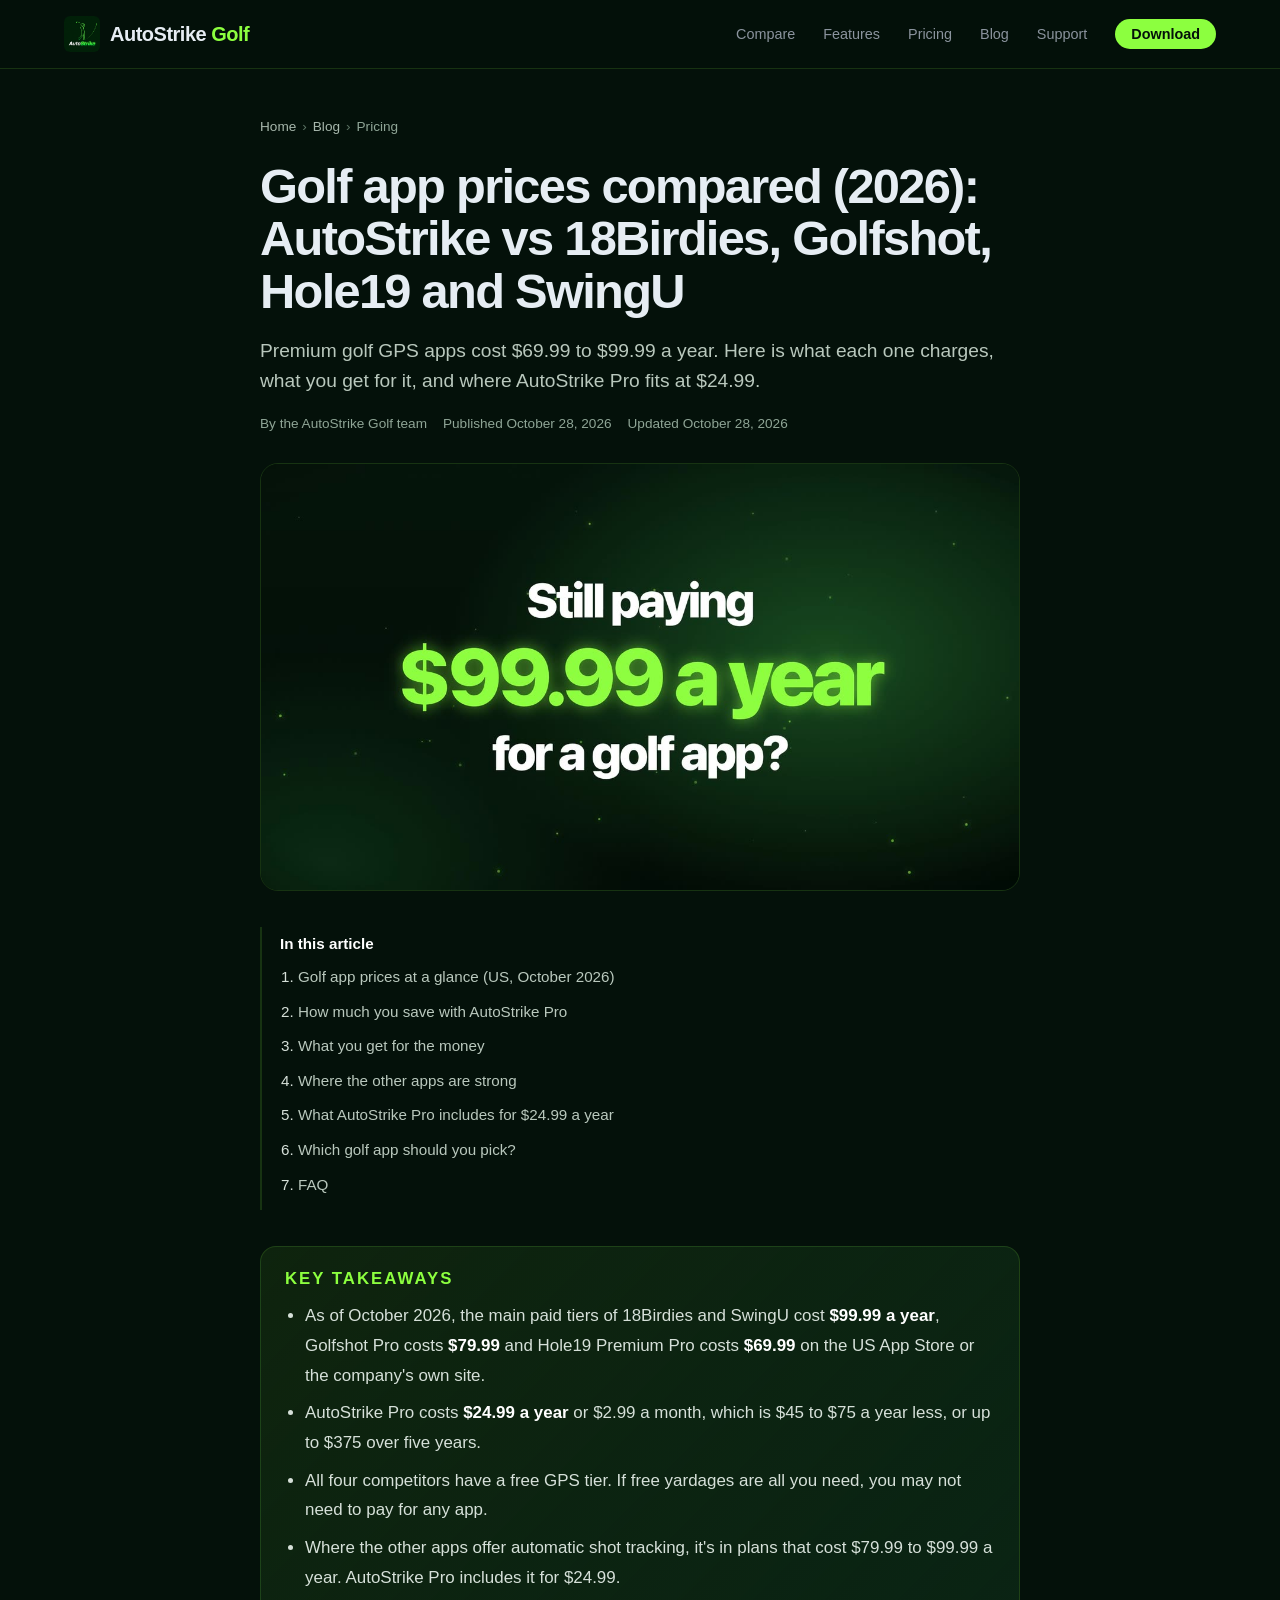
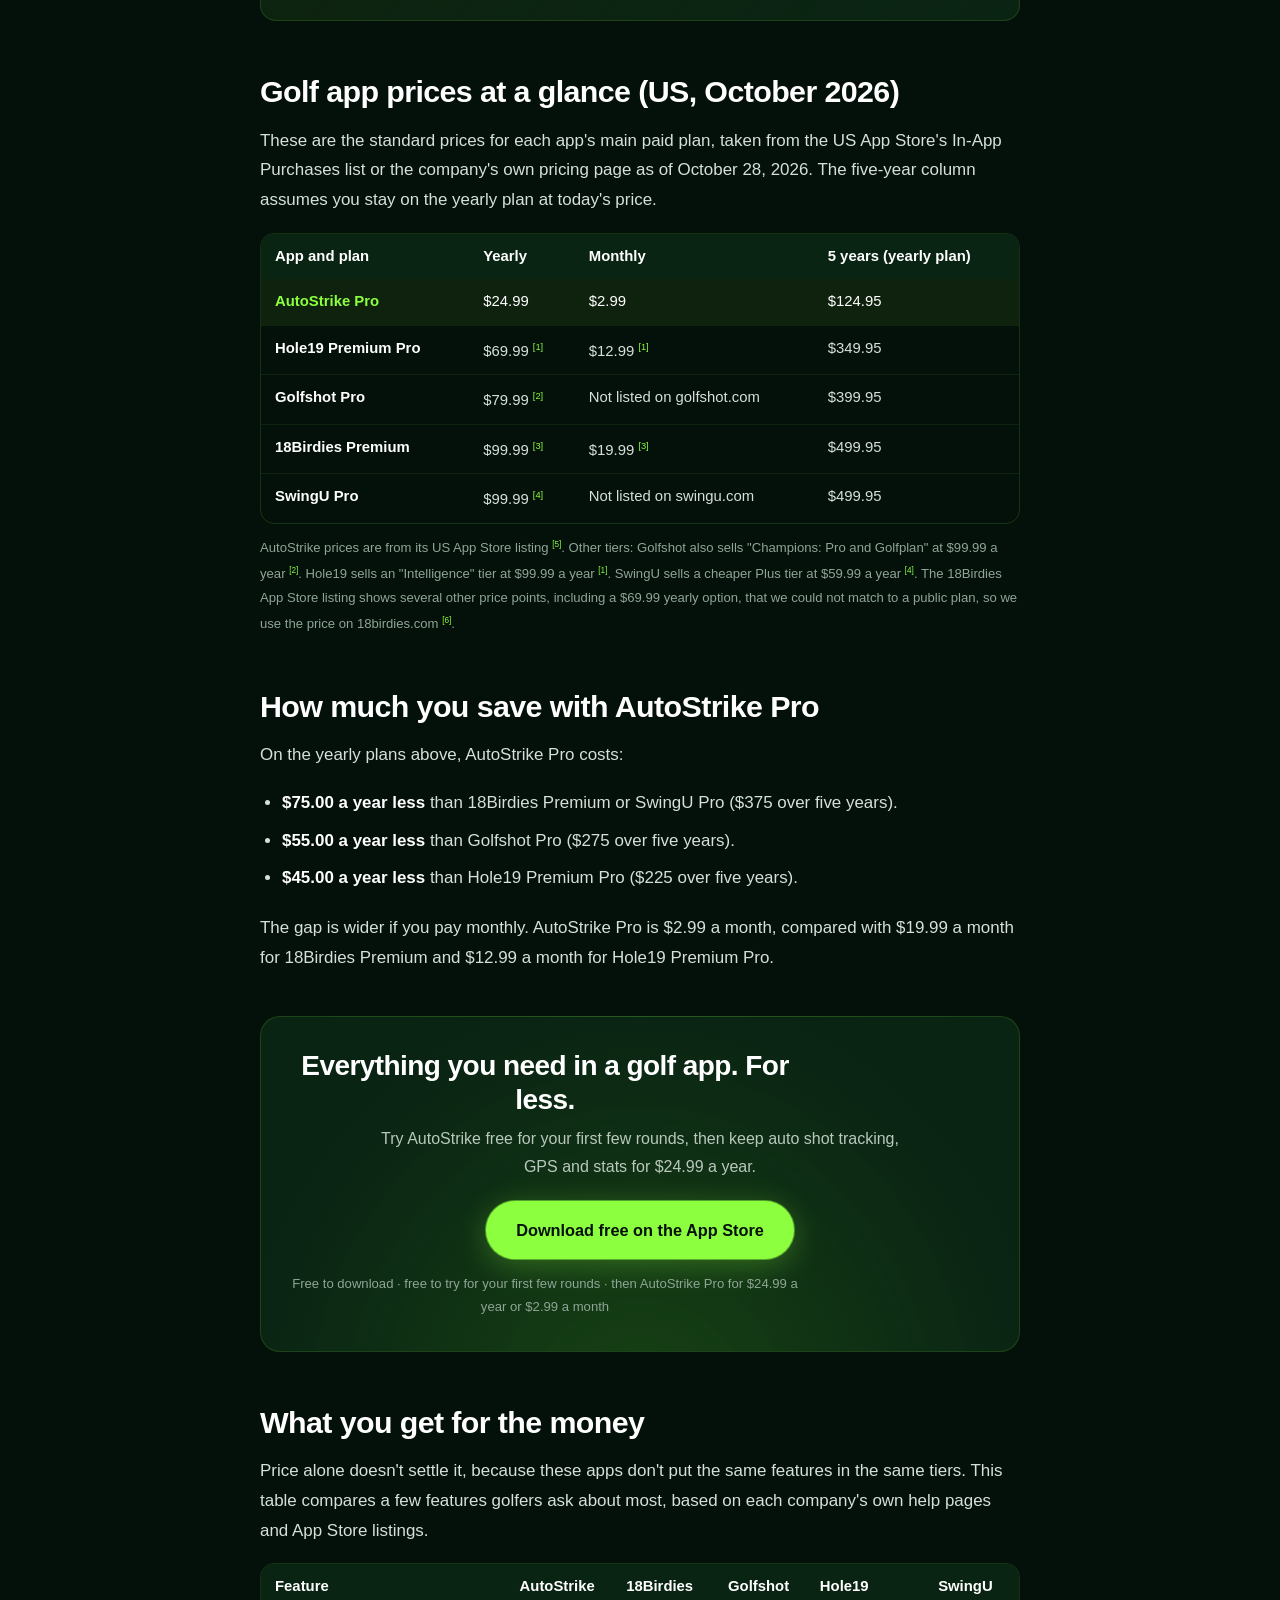
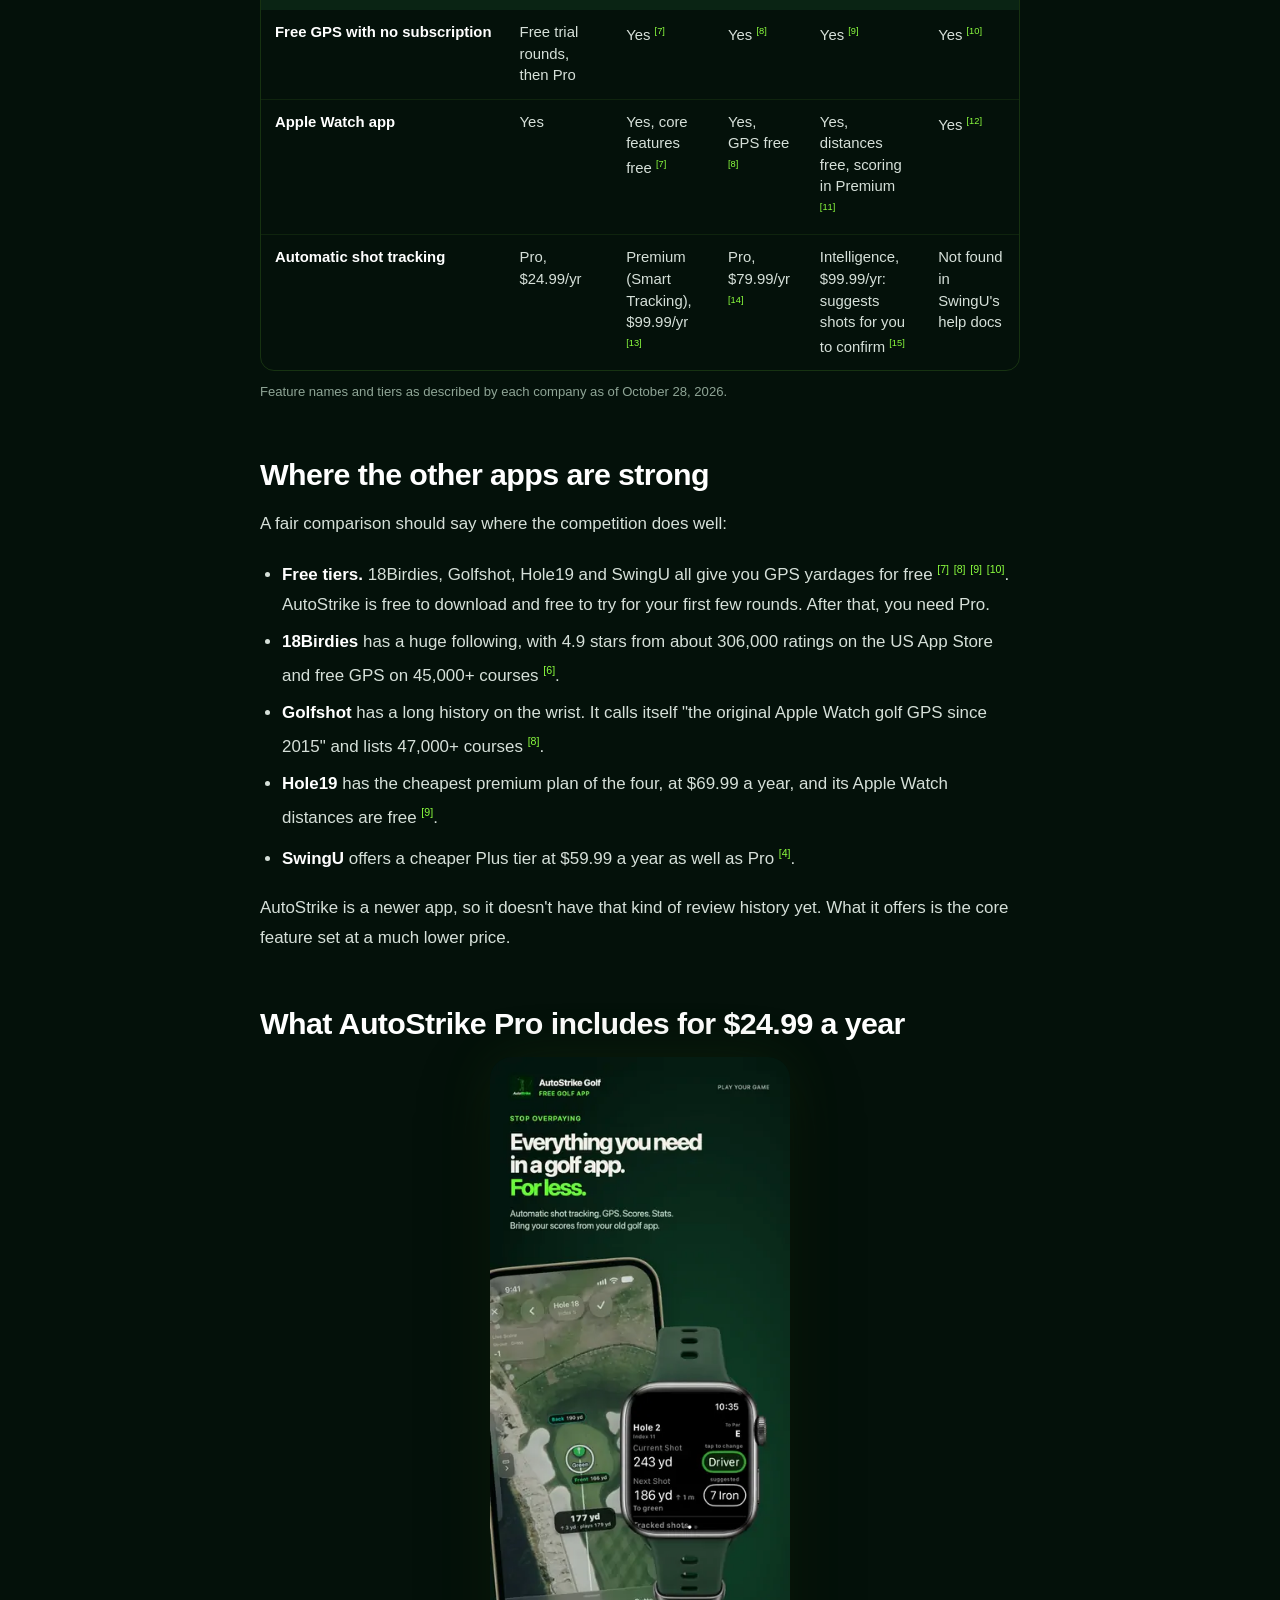
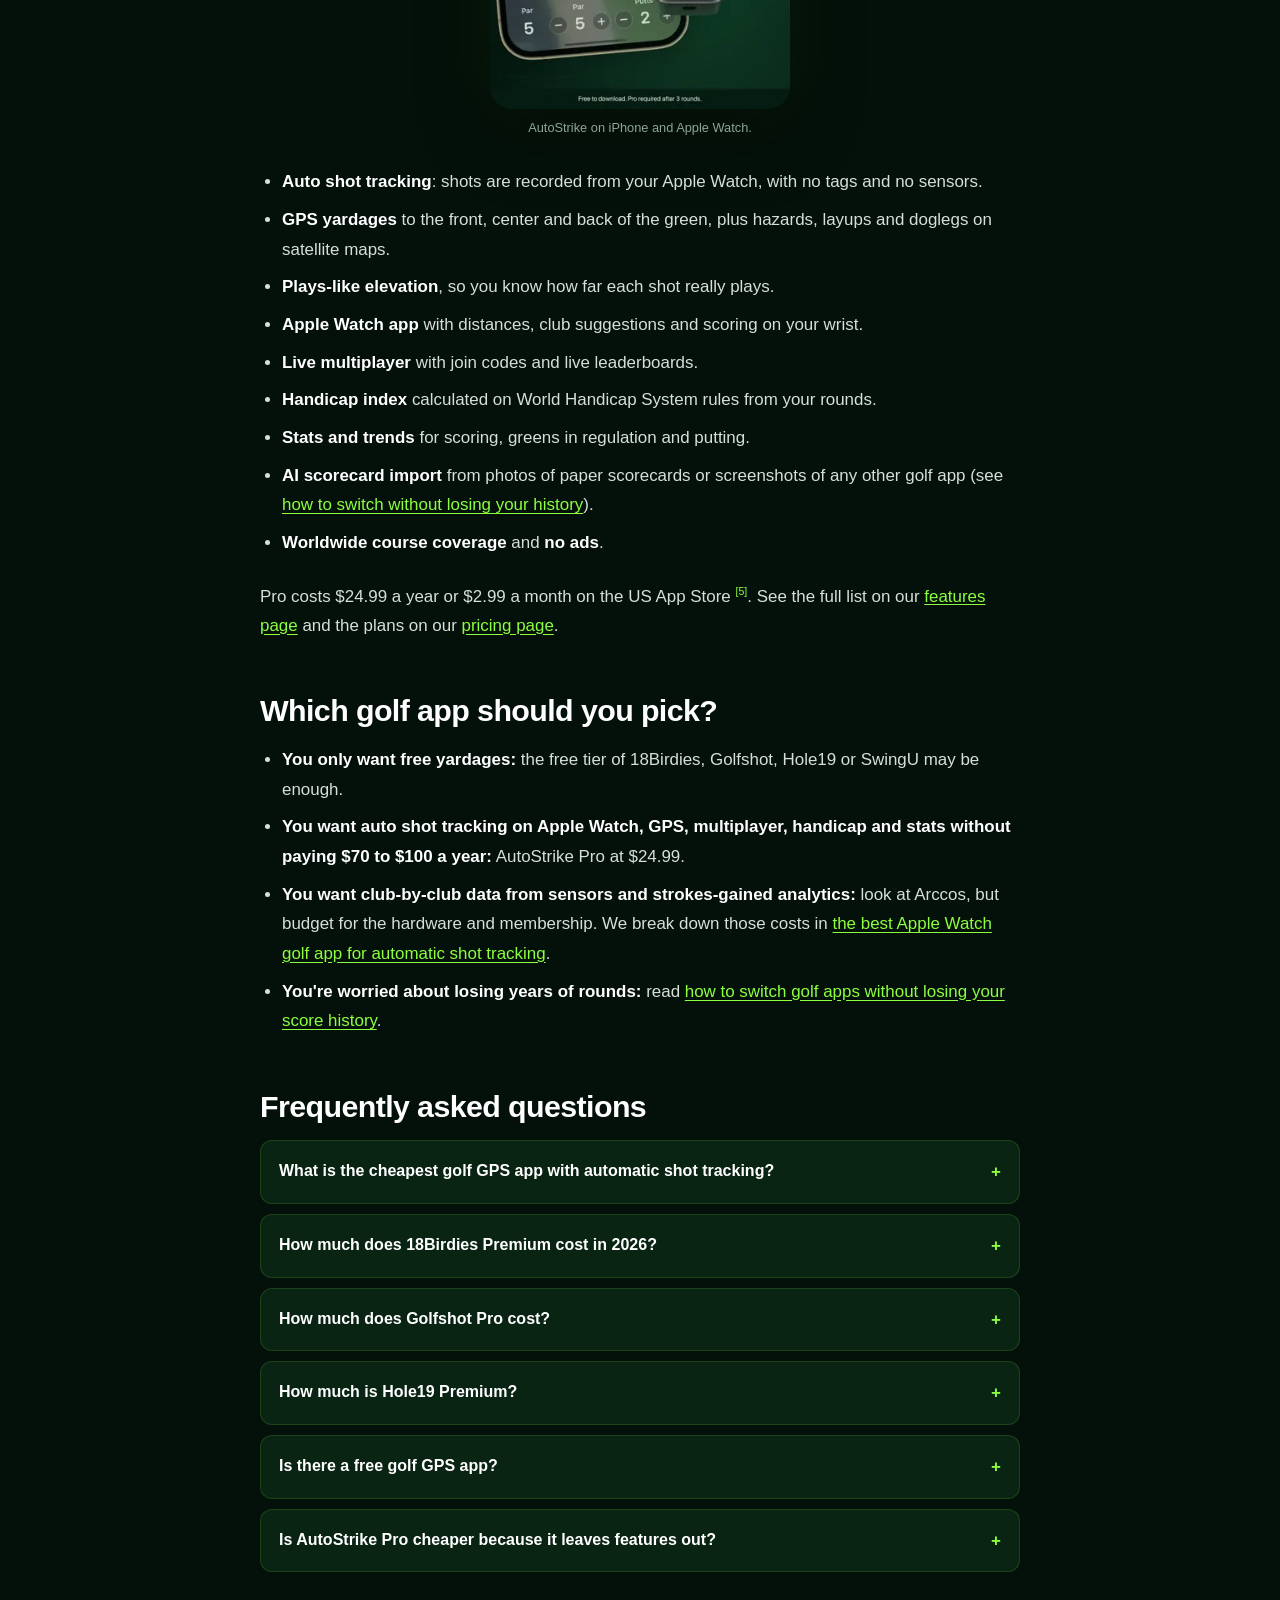
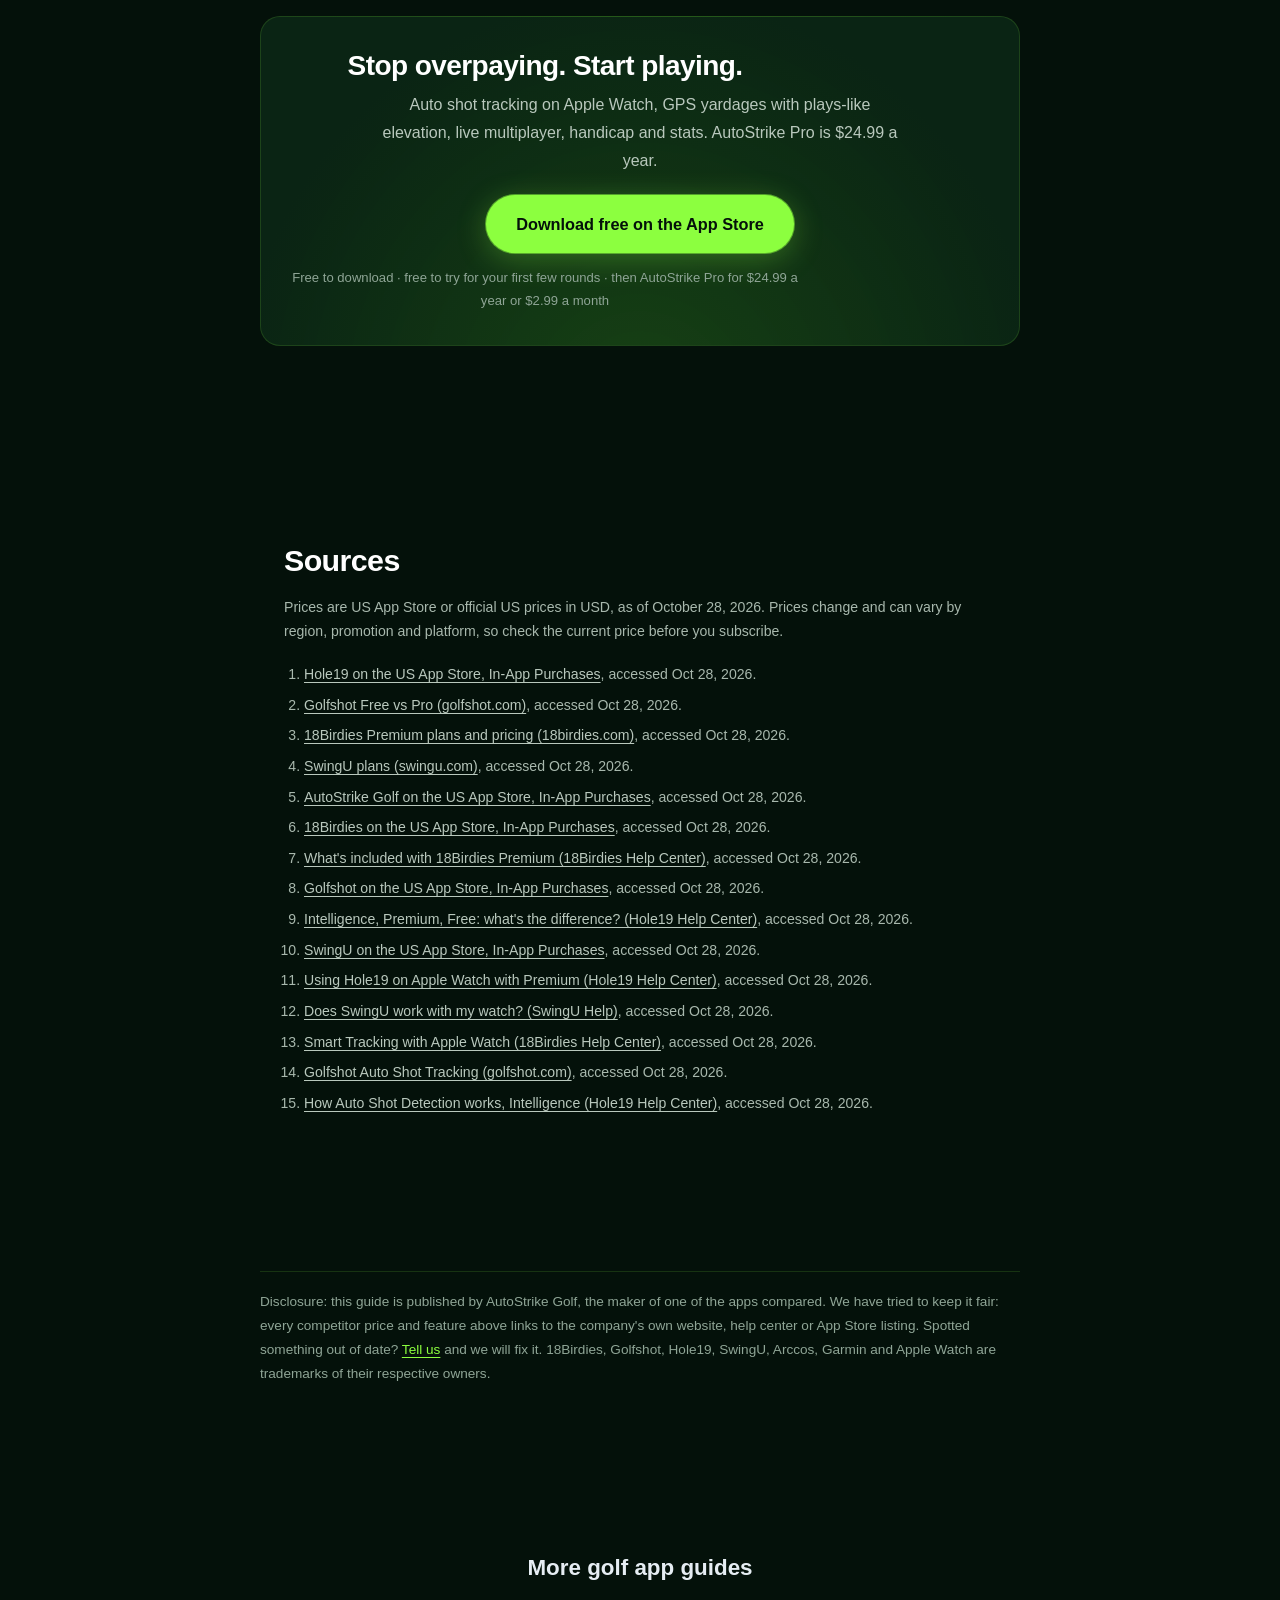
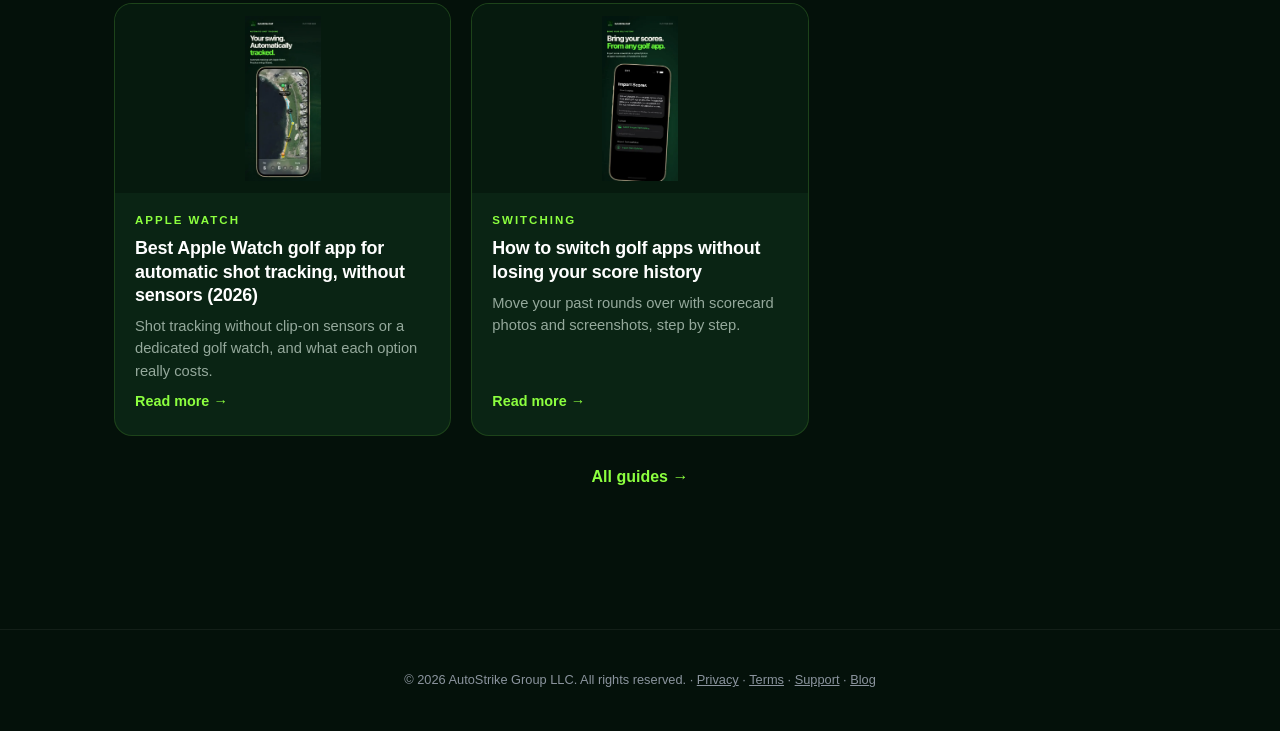
<file: blog/golf-app-prices-compared/index.html>
<!DOCTYPE html>
<html lang="en">
<head>
  <meta charset="UTF-8">
  <meta name="viewport" content="width=device-width, initial-scale=1.0">
  <title>Golf App Prices 2026: 18Birdies vs Golfshot vs Hole19 vs SwingU</title>
  <meta name="description" content="What 18Birdies, Golfshot, Hole19 and SwingU charge per year in 2026, what the paid tiers add, and how AutoStrike Pro compares at $24.99 a year.">
  <link rel="canonical" href="https://autostrikegolf.com/blog/golf-app-prices-compared/">
  <meta name="robots" content="index, follow, max-image-preview:large">
  <link rel="stylesheet" href="/style.css?v=polish">
  <link rel="stylesheet" href="/home.css?v=20261028">
  <link rel="stylesheet" href="/blog.css?v=20261028">
  <link rel="icon" type="image/png" href="/logo-64.png?v=20261011">
  <link rel="apple-touch-icon" href="/apple-touch-icon.png?v=20261011">
  <link rel="alternate" type="application/rss+xml" title="AutoStrike Golf Blog" href="/blog/feed.xml">
  <script src="/openai-pixel.js"></script>
  <meta property="og:site_name" content="AutoStrike Golf">
  <meta property="og:type" content="article">
  <meta property="og:title" content="Golf App Prices 2026: 18Birdies vs Golfshot vs Hole19 vs SwingU">
  <meta property="og:description" content="What 18Birdies, Golfshot, Hole19 and SwingU charge per year in 2026, what the paid tiers add, and how AutoStrike Pro compares at $24.99 a year.">
  <meta property="og:url" content="https://autostrikegolf.com/blog/golf-app-prices-compared/">
  <meta property="og:image" content="https://autostrikegolf.com/og-share-v6.jpg">
  <meta property="og:image:width" content="1200">
  <meta property="og:image:height" content="630">
  <meta property="og:image:alt" content="Golf app yearly prices compared: leading apps cost $69.99 to $99.99 a year, AutoStrike Pro is $24.99.">
  <meta property="article:published_time" content="2026-10-28">
  <meta property="article:modified_time" content="2026-10-28">
  <meta property="article:section" content="Pricing">
  <meta name="twitter:card" content="summary_large_image">
  <meta name="twitter:title" content="Golf App Prices 2026: 18Birdies vs Golfshot vs Hole19 vs SwingU">
  <meta name="twitter:description" content="What 18Birdies, Golfshot, Hole19 and SwingU charge per year in 2026, what the paid tiers add, and how AutoStrike Pro compares at $24.99 a year.">
  <meta name="twitter:image" content="https://autostrikegolf.com/og-share-v6.jpg">
  <script type="application/ld+json">
{
  "@context": "https://schema.org",
  "@graph": [
    {
      "@type": "Article",
      "@id": "https://autostrikegolf.com/blog/golf-app-prices-compared/#article",
      "headline": "Golf app prices compared (2026): AutoStrike vs 18Birdies, Golfshot, Hole19 and SwingU",
      "description": "What 18Birdies, Golfshot, Hole19 and SwingU charge per year in 2026, what the paid tiers add, and how AutoStrike Pro compares at $24.99 a year.",
      "image": [
        "https://autostrikegolf.com/og-share-v6.jpg",
        "https://autostrikegolf.com/media/promo-landscape-poster.jpg"
      ],
      "datePublished": "2026-10-28",
      "dateModified": "2026-10-28",
      "author": {
        "@type": "Organization",
        "name": "AutoStrike Golf",
        "url": "https://autostrikegolf.com/"
      },
      "publisher": {
        "@type": "Organization",
        "@id": "https://autostrikegolf.com/#organization",
        "name": "AutoStrike Golf",
        "url": "https://autostrikegolf.com/",
        "logo": {
          "@type": "ImageObject",
          "url": "https://autostrikegolf.com/apple-touch-icon.png",
          "width": 180,
          "height": 180
        }
      },
      "mainEntityOfPage": {
        "@type": "WebPage",
        "@id": "https://autostrikegolf.com/blog/golf-app-prices-compared/"
      },
      "inLanguage": "en-US",
      "isPartOf": {
        "@type": "Blog",
        "@id": "https://autostrikegolf.com/blog/#blog"
      }
    },
    {
      "@type": "BreadcrumbList",
      "itemListElement": [
        {
          "@type": "ListItem",
          "position": 1,
          "name": "Home",
          "item": "https://autostrikegolf.com/"
        },
        {
          "@type": "ListItem",
          "position": 2,
          "name": "Blog",
          "item": "https://autostrikegolf.com/blog/"
        },
        {
          "@type": "ListItem",
          "position": 3,
          "name": "Pricing",
          "item": "https://autostrikegolf.com/blog/golf-app-prices-compared/"
        }
      ]
    },
    {
      "@type": "FAQPage",
      "mainEntity": [
        {
          "@type": "Question",
          "name": "What is the cheapest golf GPS app with automatic shot tracking?",
          "acceptedAnswer": {
            "@type": "Answer",
            "text": "Among the apps compared here, AutoStrike Pro is the lowest-priced plan with automatic shot tracking on Apple Watch, at $24.99 a year or $2.99 a month on the US App Store as of October 2026. The plans that include automatic shot tracking in the other apps cost $79.99 a year (Golfshot Pro) to $99.99 a year (18Birdies Premium and Hole19 Intelligence)."
          }
        },
        {
          "@type": "Question",
          "name": "How much does 18Birdies Premium cost in 2026?",
          "acceptedAnswer": {
            "@type": "Answer",
            "text": "18Birdies lists Premium at $99.99 a year or $19.99 a month on 18birdies.com as of October 2026, with a 7-day free trial. Its App Store listing also shows other price points."
          }
        },
        {
          "@type": "Question",
          "name": "How much does Golfshot Pro cost?",
          "acceptedAnswer": {
            "@type": "Answer",
            "text": "Golfshot Pro costs $79.99 a year as of October 2026. Golfshot also sells a Champions plan with Pro and Golfplan for $99.99 a year."
          }
        },
        {
          "@type": "Question",
          "name": "How much is Hole19 Premium?",
          "acceptedAnswer": {
            "@type": "Answer",
            "text": "On the US App Store, Hole19 Premium Pro is $69.99 a year or $12.99 a month as of October 2026. Its Intelligence tier is $99.99 a year."
          }
        },
        {
          "@type": "Question",
          "name": "Is there a free golf GPS app?",
          "acceptedAnswer": {
            "@type": "Answer",
            "text": "Yes. 18Birdies, Golfshot, Hole19 and SwingU all offer free GPS yardages. AutoStrike is free to download and free to try for your first few rounds. After that, AutoStrike Pro is $24.99 a year."
          }
        },
        {
          "@type": "Question",
          "name": "Is AutoStrike Pro cheaper because it leaves features out?",
          "acceptedAnswer": {
            "@type": "Answer",
            "text": "AutoStrike Pro includes automatic shot tracking from Apple Watch, GPS yardages with hazards and plays-like elevation, an Apple Watch app, live multiplayer, a handicap index based on World Handicap System rules, stats and AI scorecard import, with no ads. Other apps offer extras such as AR views or strokes-gained analytics, so compare the features you actually use."
          }
        }
      ]
    }
  ]
}
  </script>
</head>
<body class="home blog">

<nav>
  <div class="nav-inner">
    <a href="/" class="logo"><img src="/logo.webp?v=20261011" alt="AutoStrike" class="logo-img" width="36" height="36"><span class="logo-text">AutoStrike <span class="gold">Golf</span></span></a>
    <ul class="nav-links" id="nav-links">
      <li><a href="/#compare">Compare</a></li>
      <li><a href="/#features">Features</a></li>
      <li><a href="/#pricing">Pricing</a></li>
      <li><a href="/blog/">Blog</a></li>
      <li><a href="/support.html">Support</a></li>
      <li><a href="https://apps.apple.com/us/app/autostrike-golf/id6762587973" class="nav-cta" target="_blank" rel="noopener">Download</a></li>
    </ul>
    <button class="hamburger" type="button" aria-label="Menu" aria-controls="nav-links" aria-expanded="false">☰</button>
  </div>
</nav>

<main>
  <nav class="crumbs" aria-label="Breadcrumb"><ol><li><a href="/">Home</a></li><li><a href="/blog/">Blog</a></li><li aria-current="page">Pricing</li></ol></nav>
  <article class="post">
    <header class="post-head">
      <h1>Golf app prices compared (2026): AutoStrike vs 18Birdies, Golfshot, Hole19 and SwingU</h1>
      <p class="post-dek">Premium golf GPS apps cost $69.99 to $99.99 a year. Here is what each one charges, what you get for it, and where AutoStrike Pro fits at $24.99.</p>
      <p class="post-meta"><span>By the AutoStrike Golf team</span><span>Published <time datetime="2026-10-28">October 28, 2026</time></span><span>Updated <time datetime="2026-10-28">October 28, 2026</time></span></p>
    </header>
    <figure class="post-hero"><img src="/media/promo-landscape-poster.jpg?v=3" width="1280" height="720" fetchpriority="high" decoding="async" alt="Still paying $99.99 a year for a golf app? AutoStrike Pro is $24.99 a year."></figure>
    <div class="post-body">
<nav class="toc" aria-label="In this article"><p>In this article</p><ol><li><a href="#price-table">Golf app prices at a glance (US, October 2026)</a></li><li><a href="#savings">How much you save with AutoStrike Pro</a></li><li><a href="#whats-included">What you get for the money</a></li><li><a href="#where-competitors-win">Where the other apps are strong</a></li><li><a href="#autostrike">What AutoStrike Pro includes for $24.99 a year</a></li><li><a href="#which-to-choose">Which golf app should you pick?</a></li><li><a href="#faq">FAQ</a></li></ol></nav>

<div class="takeaways">
<h2>Key takeaways</h2>
<ul>
<li>As of October 2026, the main paid tiers of 18Birdies and SwingU cost <strong>$99.99 a year</strong>, Golfshot Pro costs <strong>$79.99</strong> and Hole19 Premium Pro costs <strong>$69.99</strong> on the US App Store or the company's own site.</li>
<li>AutoStrike Pro costs <strong>$24.99 a year</strong> or $2.99 a month, which is $45 to $75 a year less, or up to $375 over five years.</li>
<li>All four competitors have a free GPS tier. If free yardages are all you need, you may not need to pay for any app.</li>
<li>Where the other apps offer automatic shot tracking, it's in plans that cost $79.99 to $99.99 a year. AutoStrike Pro includes it for $24.99.</li>
</ul>
</div>

<h2 id="price-table">Golf app prices at a glance (US, October 2026)</h2>
<p>These are the standard prices for each app's main paid plan, taken from the US App Store's In-App Purchases list or the company's own pricing page as of October 28, 2026. The five-year column assumes you stay on the yearly plan at today's price.</p>
<div class="table-wrap">
<table>
<caption class="visually-hidden">Yearly and monthly prices of golf app premium plans, US, as of October 2026</caption>
<thead><tr><th scope="col">App and plan</th><th scope="col">Yearly</th><th scope="col">Monthly</th><th scope="col">5 years (yearly plan)</th></tr></thead>
<tbody>
<tr class="us"><th scope="row">AutoStrike Pro</th><td>$24.99</td><td>$2.99</td><td>$124.95</td></tr>
<tr><th scope="row">Hole19 Premium Pro</th><td>$69.99 <sup><a href="#src-1" aria-label="Source 1">[1]</a></sup></td><td>$12.99 <sup><a href="#src-1" aria-label="Source 1">[1]</a></sup></td><td>$349.95</td></tr>
<tr><th scope="row">Golfshot Pro</th><td>$79.99 <sup><a href="#src-2" aria-label="Source 2">[2]</a></sup></td><td>Not listed on golfshot.com</td><td>$399.95</td></tr>
<tr><th scope="row">18Birdies Premium</th><td>$99.99 <sup><a href="#src-3" aria-label="Source 3">[3]</a></sup></td><td>$19.99 <sup><a href="#src-3" aria-label="Source 3">[3]</a></sup></td><td>$499.95</td></tr>
<tr><th scope="row">SwingU Pro</th><td>$99.99 <sup><a href="#src-4" aria-label="Source 4">[4]</a></sup></td><td>Not listed on swingu.com</td><td>$499.95</td></tr>
</tbody>
</table>
</div>
<p class="table-note">AutoStrike prices are from its US App Store listing <sup><a href="#src-5" aria-label="Source 5">[5]</a></sup>. Other tiers: Golfshot also sells "Champions: Pro and Golfplan" at $99.99 a year <sup><a href="#src-2" aria-label="Source 2">[2]</a></sup>. Hole19 sells an "Intelligence" tier at $99.99 a year <sup><a href="#src-1" aria-label="Source 1">[1]</a></sup>. SwingU sells a cheaper Plus tier at $59.99 a year <sup><a href="#src-4" aria-label="Source 4">[4]</a></sup>. The 18Birdies App Store listing shows several other price points, including a $69.99 yearly option, that we could not match to a public plan, so we use the price on 18birdies.com <sup><a href="#src-6" aria-label="Source 6">[6]</a></sup>.</p>

<h2 id="savings">How much you save with AutoStrike Pro</h2>
<p>On the yearly plans above, AutoStrike Pro costs:</p>
<ul>
<li><strong>$75.00 a year less</strong> than 18Birdies Premium or SwingU Pro ($375 over five years).</li>
<li><strong>$55.00 a year less</strong> than Golfshot Pro ($275 over five years).</li>
<li><strong>$45.00 a year less</strong> than Hole19 Premium Pro ($225 over five years).</li>
</ul>
<p>The gap is wider if you pay monthly. AutoStrike Pro is $2.99 a month, compared with $19.99 a month for 18Birdies Premium and $12.99 a month for Hole19 Premium Pro.</p>

<div class="cta-box">
  <p class="cta-title">Everything you need in a golf app. For less.</p>
  <p>Try AutoStrike free for your first few rounds, then keep auto shot tracking, GPS and stats for $24.99 a year.</p>
  <a class="cta-btn" href="https://apps.apple.com/us/app/autostrike-golf/id6762587973" target="_blank" rel="noopener">Download free on the App Store</a>
  <p class="fine">Free to download · free to try for your first few rounds · then AutoStrike Pro for $24.99 a year or $2.99 a month</p>
</div>

<h2 id="whats-included">What you get for the money</h2>
<p>Price alone doesn't settle it, because these apps don't put the same features in the same tiers. This table compares a few features golfers ask about most, based on each company's own help pages and App Store listings.</p>
<div class="table-wrap">
<table>
<caption class="visually-hidden">Feature availability by golf app and tier, as of October 2026</caption>
<thead><tr><th scope="col">Feature</th><th scope="col">AutoStrike</th><th scope="col">18Birdies</th><th scope="col">Golfshot</th><th scope="col">Hole19</th><th scope="col">SwingU</th></tr></thead>
<tbody>
<tr><th scope="row">Free GPS with no subscription</th><td>Free trial rounds, then Pro</td><td>Yes <sup><a href="#src-7" aria-label="Source 7">[7]</a></sup></td><td>Yes <sup><a href="#src-8" aria-label="Source 8">[8]</a></sup></td><td>Yes <sup><a href="#src-9" aria-label="Source 9">[9]</a></sup></td><td>Yes <sup><a href="#src-10" aria-label="Source 10">[10]</a></sup></td></tr>
<tr><th scope="row">Apple Watch app</th><td>Yes</td><td>Yes, core features free <sup><a href="#src-7" aria-label="Source 7">[7]</a></sup></td><td>Yes, GPS free <sup><a href="#src-8" aria-label="Source 8">[8]</a></sup></td><td>Yes, distances free, scoring in Premium <sup><a href="#src-11" aria-label="Source 11">[11]</a></sup></td><td>Yes <sup><a href="#src-12" aria-label="Source 12">[12]</a></sup></td></tr>
<tr><th scope="row">Automatic shot tracking</th><td>Pro, $24.99/yr</td><td>Premium (Smart Tracking), $99.99/yr <sup><a href="#src-13" aria-label="Source 13">[13]</a></sup></td><td>Pro, $79.99/yr <sup><a href="#src-14" aria-label="Source 14">[14]</a></sup></td><td>Intelligence, $99.99/yr: suggests shots for you to confirm <sup><a href="#src-15" aria-label="Source 15">[15]</a></sup></td><td>Not found in SwingU's help docs</td></tr>
</tbody>
</table>
</div>
<p class="table-note">Feature names and tiers as described by each company as of October 28, 2026.</p>

<h2 id="where-competitors-win">Where the other apps are strong</h2>
<p>A fair comparison should say where the competition does well:</p>
<ul>
<li><strong>Free tiers.</strong> 18Birdies, Golfshot, Hole19 and SwingU all give you GPS yardages for free <sup><a href="#src-7" aria-label="Source 7">[7]</a></sup> <sup><a href="#src-8" aria-label="Source 8">[8]</a></sup> <sup><a href="#src-9" aria-label="Source 9">[9]</a></sup> <sup><a href="#src-10" aria-label="Source 10">[10]</a></sup>. AutoStrike is free to download and free to try for your first few rounds. After that, you need Pro.</li>
<li><strong>18Birdies</strong> has a huge following, with 4.9 stars from about 306,000 ratings on the US App Store and free GPS on 45,000+ courses <sup><a href="#src-6" aria-label="Source 6">[6]</a></sup>.</li>
<li><strong>Golfshot</strong> has a long history on the wrist. It calls itself "the original Apple Watch golf GPS since 2015" and lists 47,000+ courses <sup><a href="#src-8" aria-label="Source 8">[8]</a></sup>.</li>
<li><strong>Hole19</strong> has the cheapest premium plan of the four, at $69.99 a year, and its Apple Watch distances are free <sup><a href="#src-9" aria-label="Source 9">[9]</a></sup>.</li>
<li><strong>SwingU</strong> offers a cheaper Plus tier at $59.99 a year as well as Pro <sup><a href="#src-4" aria-label="Source 4">[4]</a></sup>.</li>
</ul>
<p>AutoStrike is a newer app, so it doesn't have that kind of review history yet. What it offers is the core feature set at a much lower price.</p>

<h2 id="autostrike">What AutoStrike Pro includes for $24.99 a year</h2>
<figure class="post-figure"><img src="/media/shots/01-golf-for-less-600.webp" srcset="/media/shots/01-golf-for-less-360.webp 360w, /media/shots/01-golf-for-less-600.webp 600w" sizes="300px" width="600" height="1304" loading="lazy" decoding="async" alt="Everything you need in a golf app. For less. AutoStrike on iPhone and Apple Watch."><figcaption>AutoStrike on iPhone and Apple Watch.</figcaption></figure>
<ul>
<li><strong>Auto shot tracking</strong>: shots are recorded from your Apple Watch, with no tags and no sensors.</li>
<li><strong>GPS yardages</strong> to the front, center and back of the green, plus hazards, layups and doglegs on satellite maps.</li>
<li><strong>Plays-like elevation</strong>, so you know how far each shot really plays.</li>
<li><strong>Apple Watch app</strong> with distances, club suggestions and scoring on your wrist.</li>
<li><strong>Live multiplayer</strong> with join codes and live leaderboards.</li>
<li><strong>Handicap index</strong> calculated on World Handicap System rules from your rounds.</li>
<li><strong>Stats and trends</strong> for scoring, greens in regulation and putting.</li>
<li><strong>AI scorecard import</strong> from photos of paper scorecards or screenshots of any other golf app (see <a href="/blog/switch-golf-apps-keep-your-score-history/">how to switch without losing your history</a>).</li>
<li><strong>Worldwide course coverage</strong> and <strong>no ads</strong>.</li>
</ul>
<p>Pro costs $24.99 a year or $2.99 a month on the US App Store <sup><a href="#src-5" aria-label="Source 5">[5]</a></sup>. See the full list on our <a href="/#features">features page</a> and the plans on our <a href="/#pricing">pricing page</a>.</p>

<h2 id="which-to-choose">Which golf app should you pick?</h2>
<ul>
<li><strong>You only want free yardages:</strong> the free tier of 18Birdies, Golfshot, Hole19 or SwingU may be enough.</li>
<li><strong>You want auto shot tracking on Apple Watch, GPS, multiplayer, handicap and stats without paying $70 to $100 a year:</strong> AutoStrike Pro at $24.99.</li>
<li><strong>You want club-by-club data from sensors and strokes-gained analytics:</strong> look at Arccos, but budget for the hardware and membership. We break down those costs in <a href="/blog/best-apple-watch-golf-app-auto-shot-tracking/">the best Apple Watch golf app for automatic shot tracking</a>.</li>
<li><strong>You're worried about losing years of rounds:</strong> read <a href="/blog/switch-golf-apps-keep-your-score-history/">how to switch golf apps without losing your score history</a>.</li>
</ul>

<h2 id="faq">Frequently asked questions</h2>
<div class="faq">
<details><summary><h3>What is the cheapest golf GPS app with automatic shot tracking?</h3></summary>
<div><p>Among the apps compared here, AutoStrike Pro is the lowest-priced plan with automatic shot tracking on Apple Watch, at $24.99 a year or $2.99 a month on the US App Store as of October 2026. The plans that include automatic shot tracking in the other apps cost $79.99 a year (Golfshot Pro) to $99.99 a year (18Birdies Premium and Hole19 Intelligence).</p></div></details>
<details><summary><h3>How much does 18Birdies Premium cost in 2026?</h3></summary>
<div><p>18Birdies lists Premium at $99.99 a year or $19.99 a month on 18birdies.com as of October 2026, with a 7-day free trial. Its App Store listing also shows other price points.</p></div></details>
<details><summary><h3>How much does Golfshot Pro cost?</h3></summary>
<div><p>Golfshot Pro costs $79.99 a year as of October 2026. Golfshot also sells a Champions plan with Pro and Golfplan for $99.99 a year.</p></div></details>
<details><summary><h3>How much is Hole19 Premium?</h3></summary>
<div><p>On the US App Store, Hole19 Premium Pro is $69.99 a year or $12.99 a month as of October 2026. Its Intelligence tier is $99.99 a year.</p></div></details>
<details><summary><h3>Is there a free golf GPS app?</h3></summary>
<div><p>Yes. 18Birdies, Golfshot, Hole19 and SwingU all offer free GPS yardages. AutoStrike is free to download and free to try for your first few rounds. After that, AutoStrike Pro is $24.99 a year.</p></div></details>
<details><summary><h3>Is AutoStrike Pro cheaper because it leaves features out?</h3></summary>
<div><p>AutoStrike Pro includes automatic shot tracking from Apple Watch, GPS yardages with hazards and plays-like elevation, an Apple Watch app, live multiplayer, a handicap index based on World Handicap System rules, stats and AI scorecard import, with no ads. Other apps offer extras such as AR views or strokes-gained analytics, so compare the features you actually use.</p></div></details>
</div>
<div class="cta-box">
  <p class="cta-title">Stop overpaying. Start playing.</p>
  <p>Auto shot tracking on Apple Watch, GPS yardages with plays-like elevation, live multiplayer, handicap and stats. AutoStrike Pro is $24.99 a year.</p>
  <a class="cta-btn" href="https://apps.apple.com/us/app/autostrike-golf/id6762587973" target="_blank" rel="noopener">Download free on the App Store</a>
  <p class="fine">Free to download · free to try for your first few rounds · then AutoStrike Pro for $24.99 a year or $2.99 a month</p>
</div>
<section class="sources" aria-labelledby="sources-title">
<h2 id="sources-title">Sources</h2>
<p>Prices are US App Store or official US prices in USD, as of October 28, 2026. Prices change and can vary by region, promotion and platform, so check the current price before you subscribe.</p>
<ol>
<li id="src-1"><a href="https://apps.apple.com/us/app/id794462227" target="_blank" rel="noopener nofollow">Hole19 on the US App Store, In-App Purchases</a>, accessed Oct 28, 2026.</li>
<li id="src-2"><a href="https://golfshot.com/golfshot-free-vs-pro" target="_blank" rel="noopener nofollow">Golfshot Free vs Pro (golfshot.com)</a>, accessed Oct 28, 2026.</li>
<li id="src-3"><a href="https://18birdies.com/premium" target="_blank" rel="noopener nofollow">18Birdies Premium plans and pricing (18birdies.com)</a>, accessed Oct 28, 2026.</li>
<li id="src-4"><a href="https://www.swingu.com" target="_blank" rel="noopener nofollow">SwingU plans (swingu.com)</a>, accessed Oct 28, 2026.</li>
<li id="src-5"><a href="https://apps.apple.com/us/app/autostrike-golf/id6762587973" target="_blank" rel="noopener nofollow">AutoStrike Golf on the US App Store, In-App Purchases</a>, accessed Oct 28, 2026.</li>
<li id="src-6"><a href="https://apps.apple.com/us/app/id892700751" target="_blank" rel="noopener nofollow">18Birdies on the US App Store, In-App Purchases</a>, accessed Oct 28, 2026.</li>
<li id="src-7"><a href="https://help.18birdies.com/article/661-whats-included-with-18birdies-premium" target="_blank" rel="noopener nofollow">What's included with 18Birdies Premium (18Birdies Help Center)</a>, accessed Oct 28, 2026.</li>
<li id="src-8"><a href="https://apps.apple.com/us/app/id622851626" target="_blank" rel="noopener nofollow">Golfshot on the US App Store, In-App Purchases</a>, accessed Oct 28, 2026.</li>
<li id="src-9"><a href="https://help.hole19golf.com/hc/en-us/articles/26051600319516-Intelligence-Premium-Free-What-s-the-difference" target="_blank" rel="noopener nofollow">Intelligence, Premium, Free: what's the difference? (Hole19 Help Center)</a>, accessed Oct 28, 2026.</li>
<li id="src-10"><a href="https://apps.apple.com/us/app/id332116103" target="_blank" rel="noopener nofollow">SwingU on the US App Store, In-App Purchases</a>, accessed Oct 28, 2026.</li>
<li id="src-11"><a href="https://help.hole19golf.com/hc/en-us/articles/360016205019-Using-Hole19-on-Apple-Watch-with-Premium" target="_blank" rel="noopener nofollow">Using Hole19 on Apple Watch with Premium (Hole19 Help Center)</a>, accessed Oct 28, 2026.</li>
<li id="src-12"><a href="https://help.swingu.com/article/475-does-swingu-work-with-my-watch" target="_blank" rel="noopener nofollow">Does SwingU work with my watch? (SwingU Help)</a>, accessed Oct 28, 2026.</li>
<li id="src-13"><a href="https://help.18birdies.com/article/747-smart-tracking-with-apple-watch" target="_blank" rel="noopener nofollow">Smart Tracking with Apple Watch (18Birdies Help Center)</a>, accessed Oct 28, 2026.</li>
<li id="src-14"><a href="https://golfshot.com/auto-shot-tracking-golf-app" target="_blank" rel="noopener nofollow">Golfshot Auto Shot Tracking (golfshot.com)</a>, accessed Oct 28, 2026.</li>
<li id="src-15"><a href="https://help.hole19golf.com/hc/en-us/articles/26053870684444-How-Auto-Shot-Detection-Works-Intelligence" target="_blank" rel="noopener nofollow">How Auto Shot Detection works, Intelligence (Hole19 Help Center)</a>, accessed Oct 28, 2026.</li>
</ol>
</section>
<p class="disclosure">Disclosure: this guide is published by AutoStrike Golf, the maker of one of the apps compared. We have tried to keep it fair: every competitor price and feature above links to the company's own website, help center or App Store listing. Spotted something out of date? <a href="/support.html">Tell us</a> and we will fix it. 18Birdies, Golfshot, Hole19, SwingU, Arccos, Garmin and Apple Watch are trademarks of their respective owners.</p>
    </div>
  </article>
  <section class="related" aria-labelledby="related-title">
    <h2 id="related-title">More golf app guides</h2>
    <ul class="post-cards">
      <li class="post-card"><a href="/blog/best-apple-watch-golf-app-auto-shot-tracking/">
        <div class="post-card-img contain"><img src="/media/shots/02-automatic-tracking-360.webp" width="360" height="782" loading="lazy" decoding="async" alt="AutoStrike on iPhone and Apple Watch: your swing, automatically tracked."></div>
        <div class="post-card-body"><span class="post-card-tag">Apple Watch</span><h3>Best Apple Watch golf app for automatic shot tracking, without sensors (2026)</h3><p>Shot tracking without clip-on sensors or a dedicated golf watch, and what each option really costs.</p><span class="more">Read more →</span></div>
      </a></li>
      <li class="post-card"><a href="/blog/switch-golf-apps-keep-your-score-history/">
        <div class="post-card-img contain"><img src="/media/shots/03-score-imports-360.webp" width="360" height="782" loading="lazy" decoding="async" alt="AutoStrike Import Scores screen: upload scorecard photos or screenshots from another golf app."></div>
        <div class="post-card-body"><span class="post-card-tag">Switching</span><h3>How to switch golf apps without losing your score history</h3><p>Move your past rounds over with scorecard photos and screenshots, step by step.</p><span class="more">Read more →</span></div>
      </a></li>
    </ul>
    <p class="guides-more"><a href="/blog/">All guides →</a></p>
  </section>
</main>

<footer>
  <p>&copy; 2026 AutoStrike Group LLC. All rights reserved. · <a href="/privacy.html">Privacy</a> · <a href="/terms">Terms</a> · <a href="/support.html">Support</a> · <a href="/blog/">Blog</a></p>
</footer>

<script>
document.querySelector('.hamburger').addEventListener('click', function () {
  var open = document.getElementById('nav-links').classList.toggle('open');
  this.setAttribute('aria-expanded', open);
});
</script>
</body>
</html>
</file>
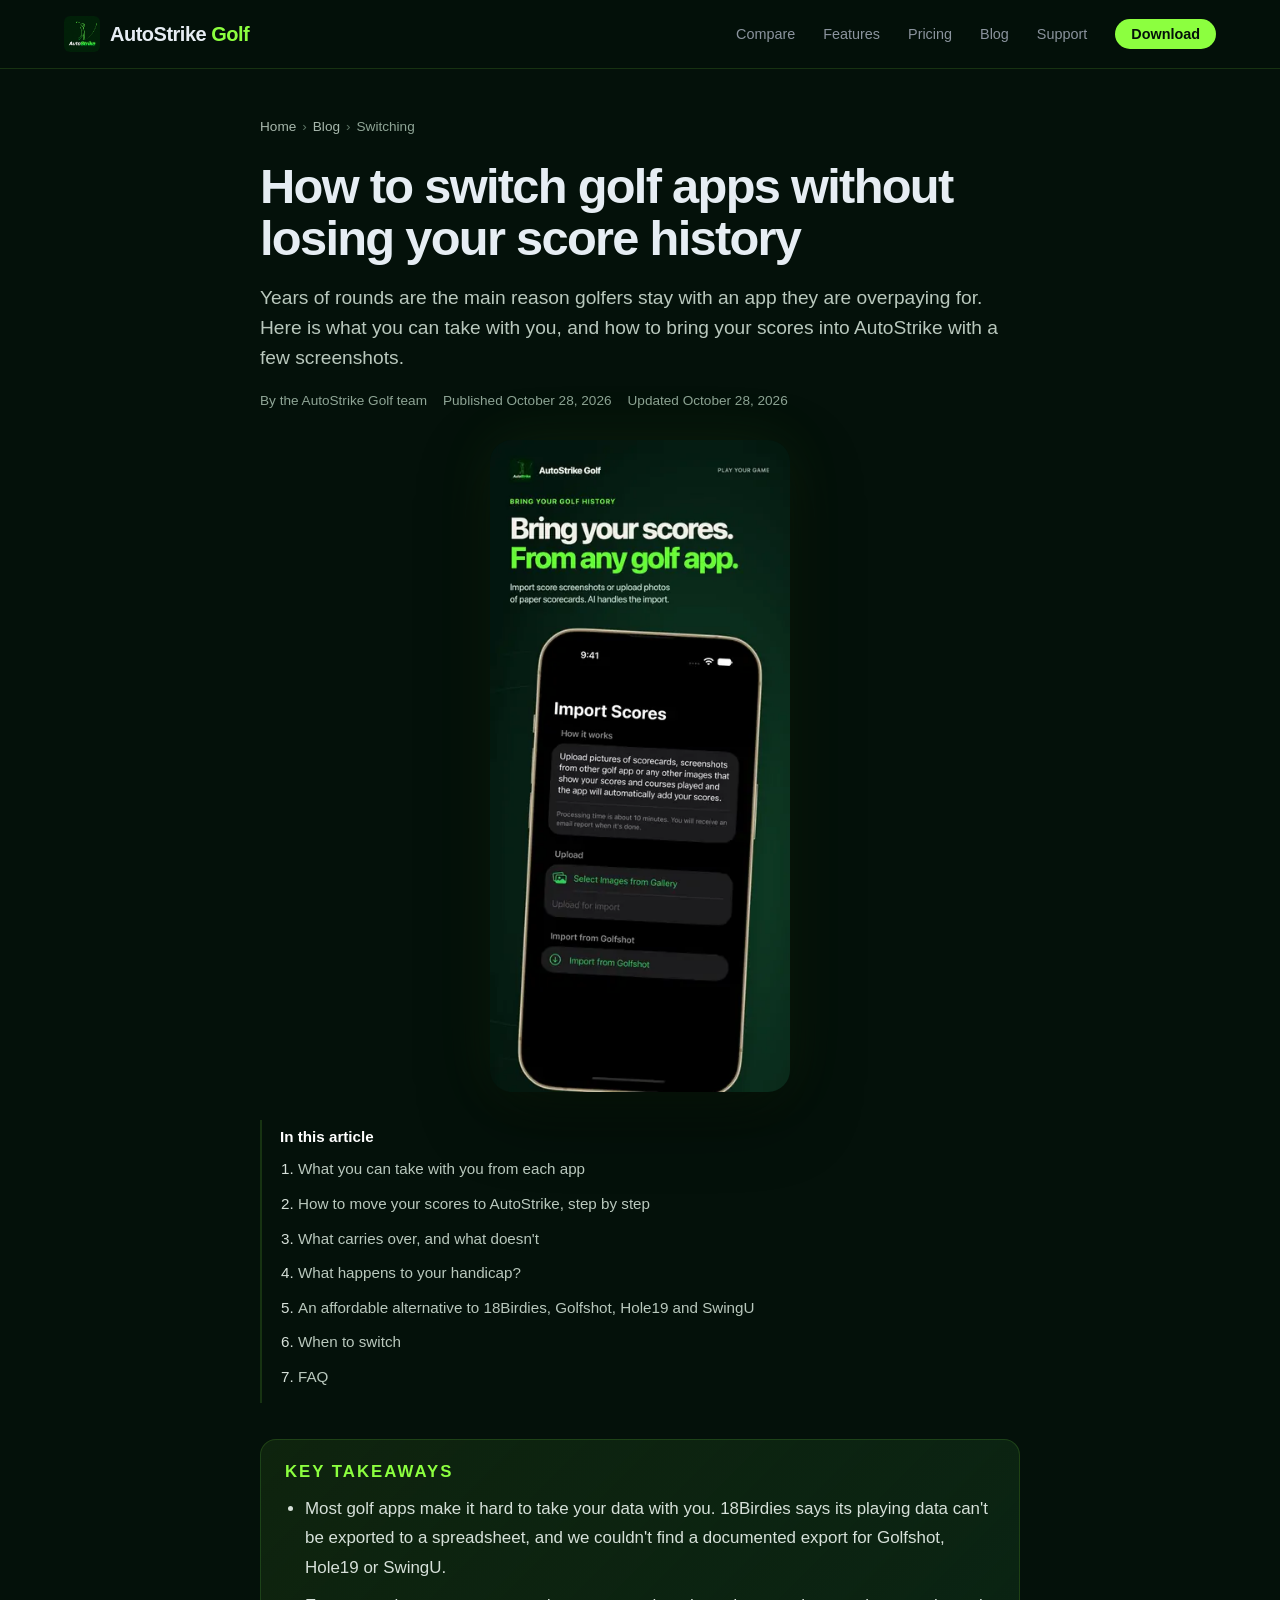
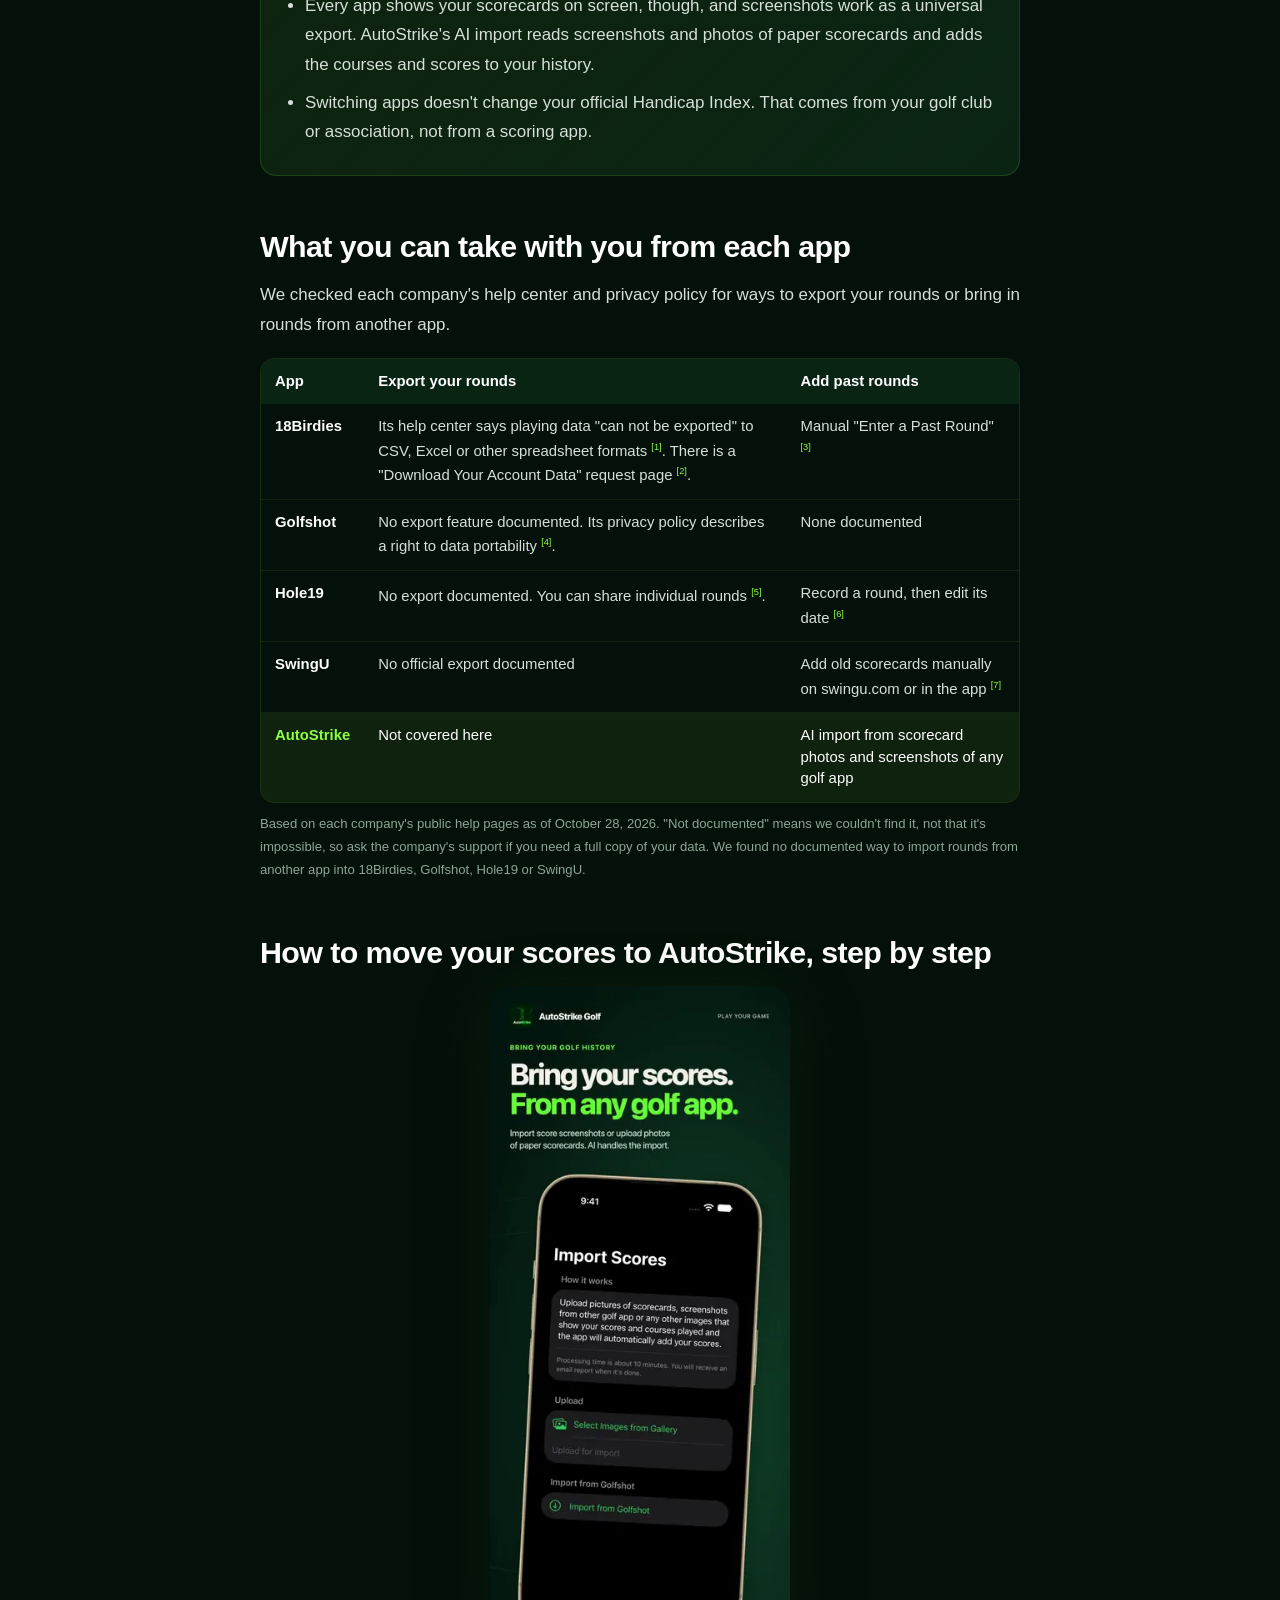
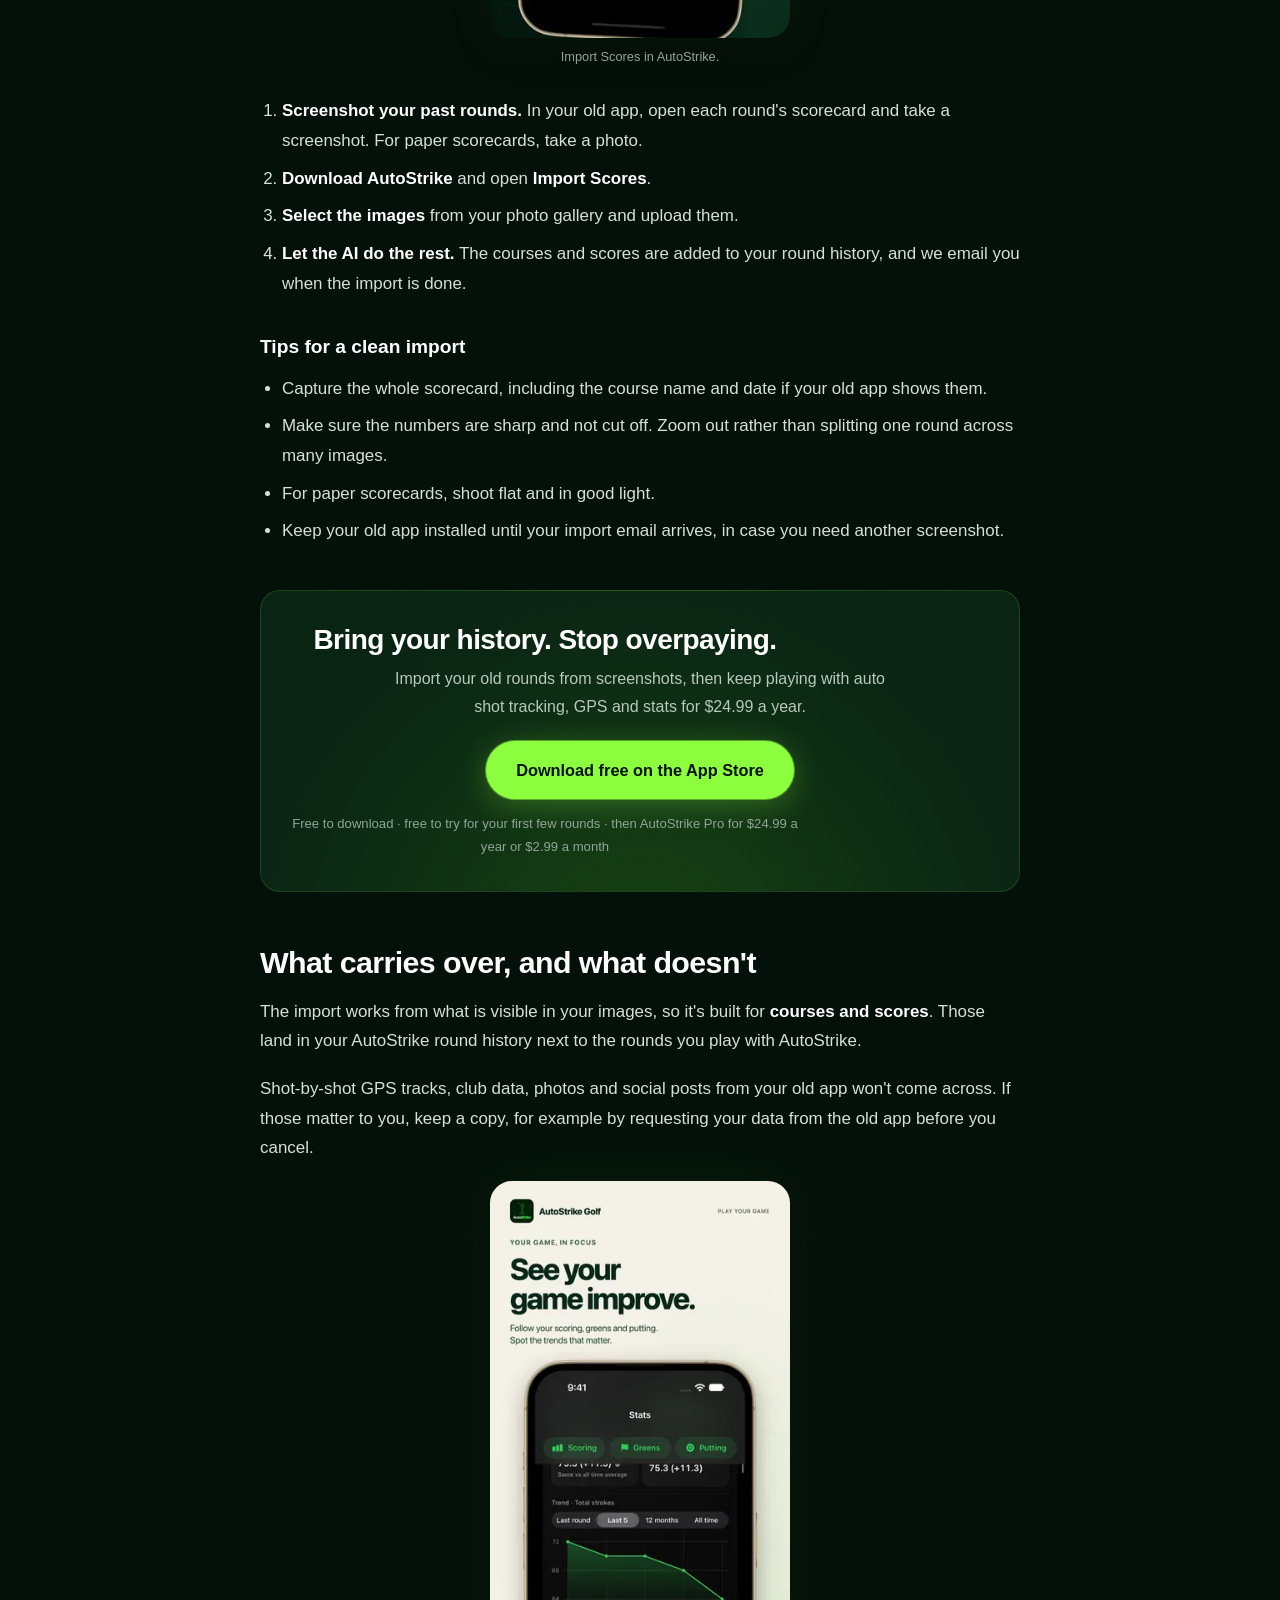
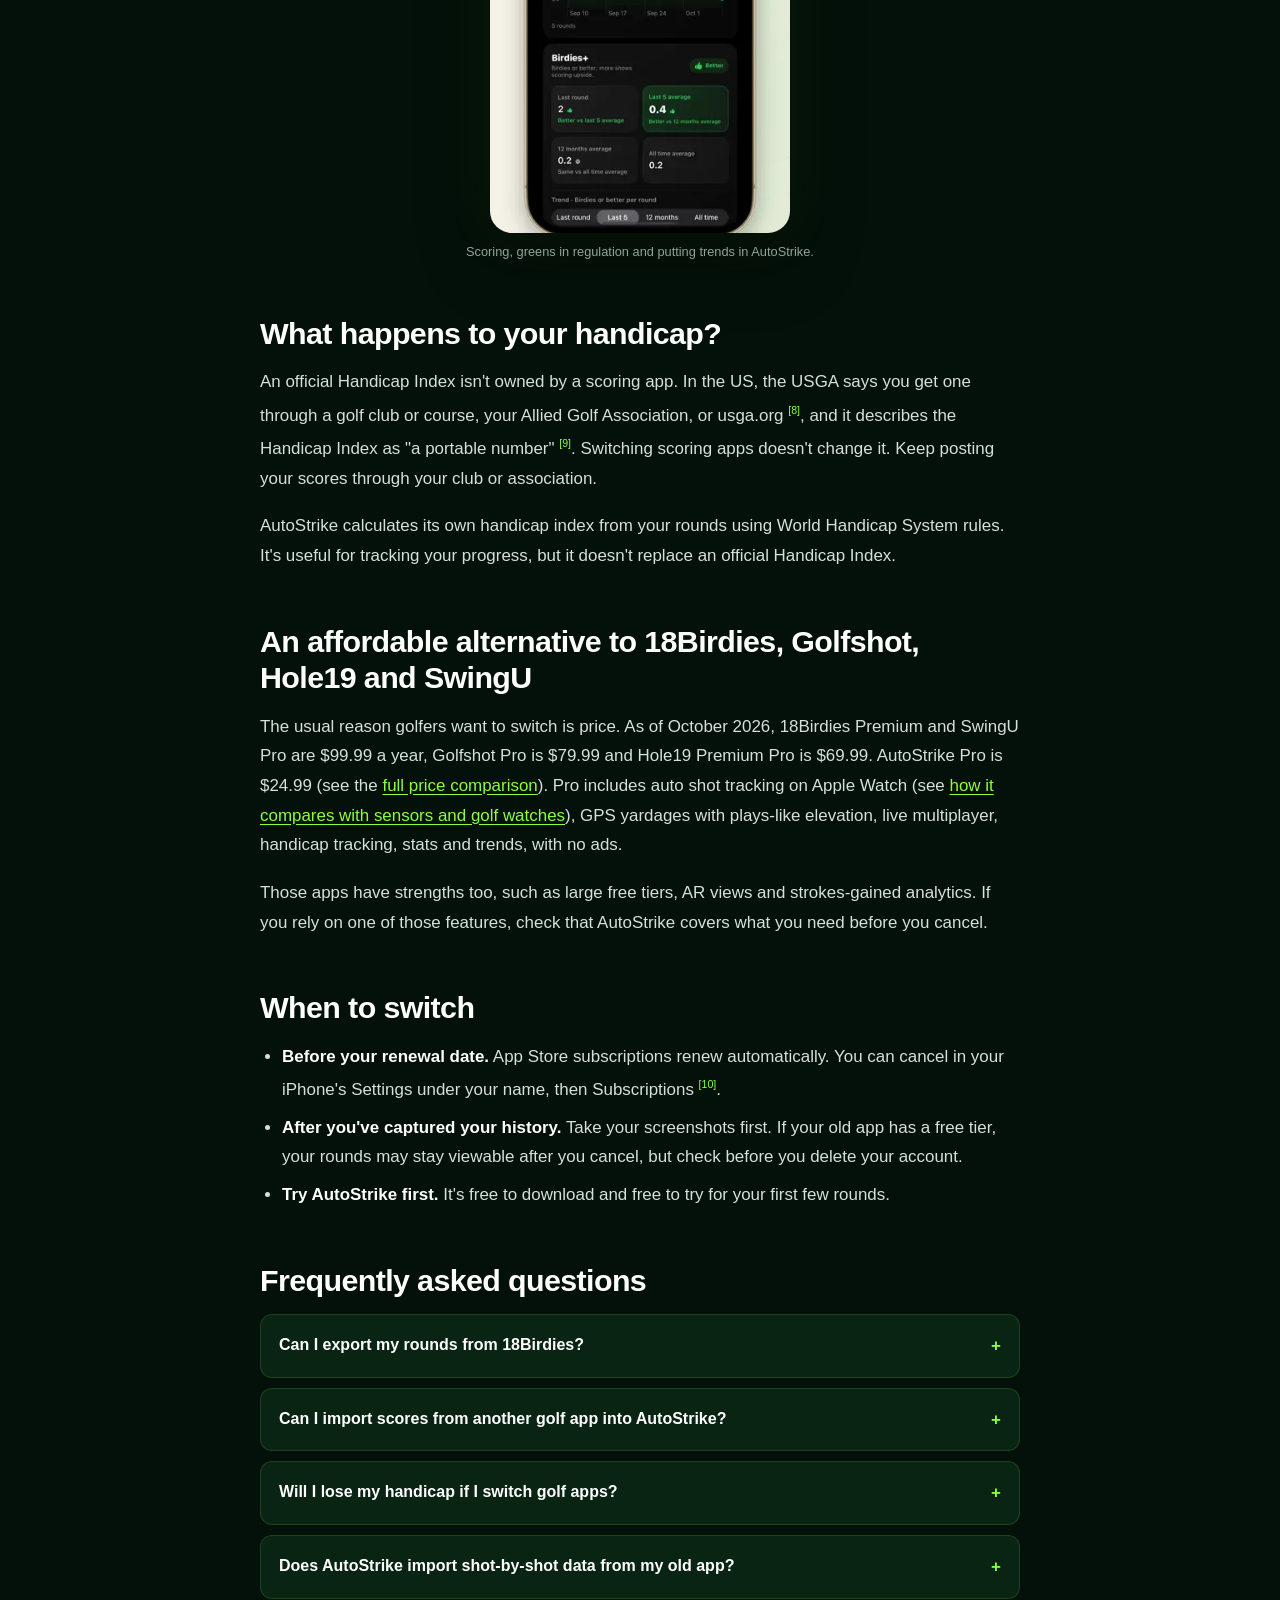
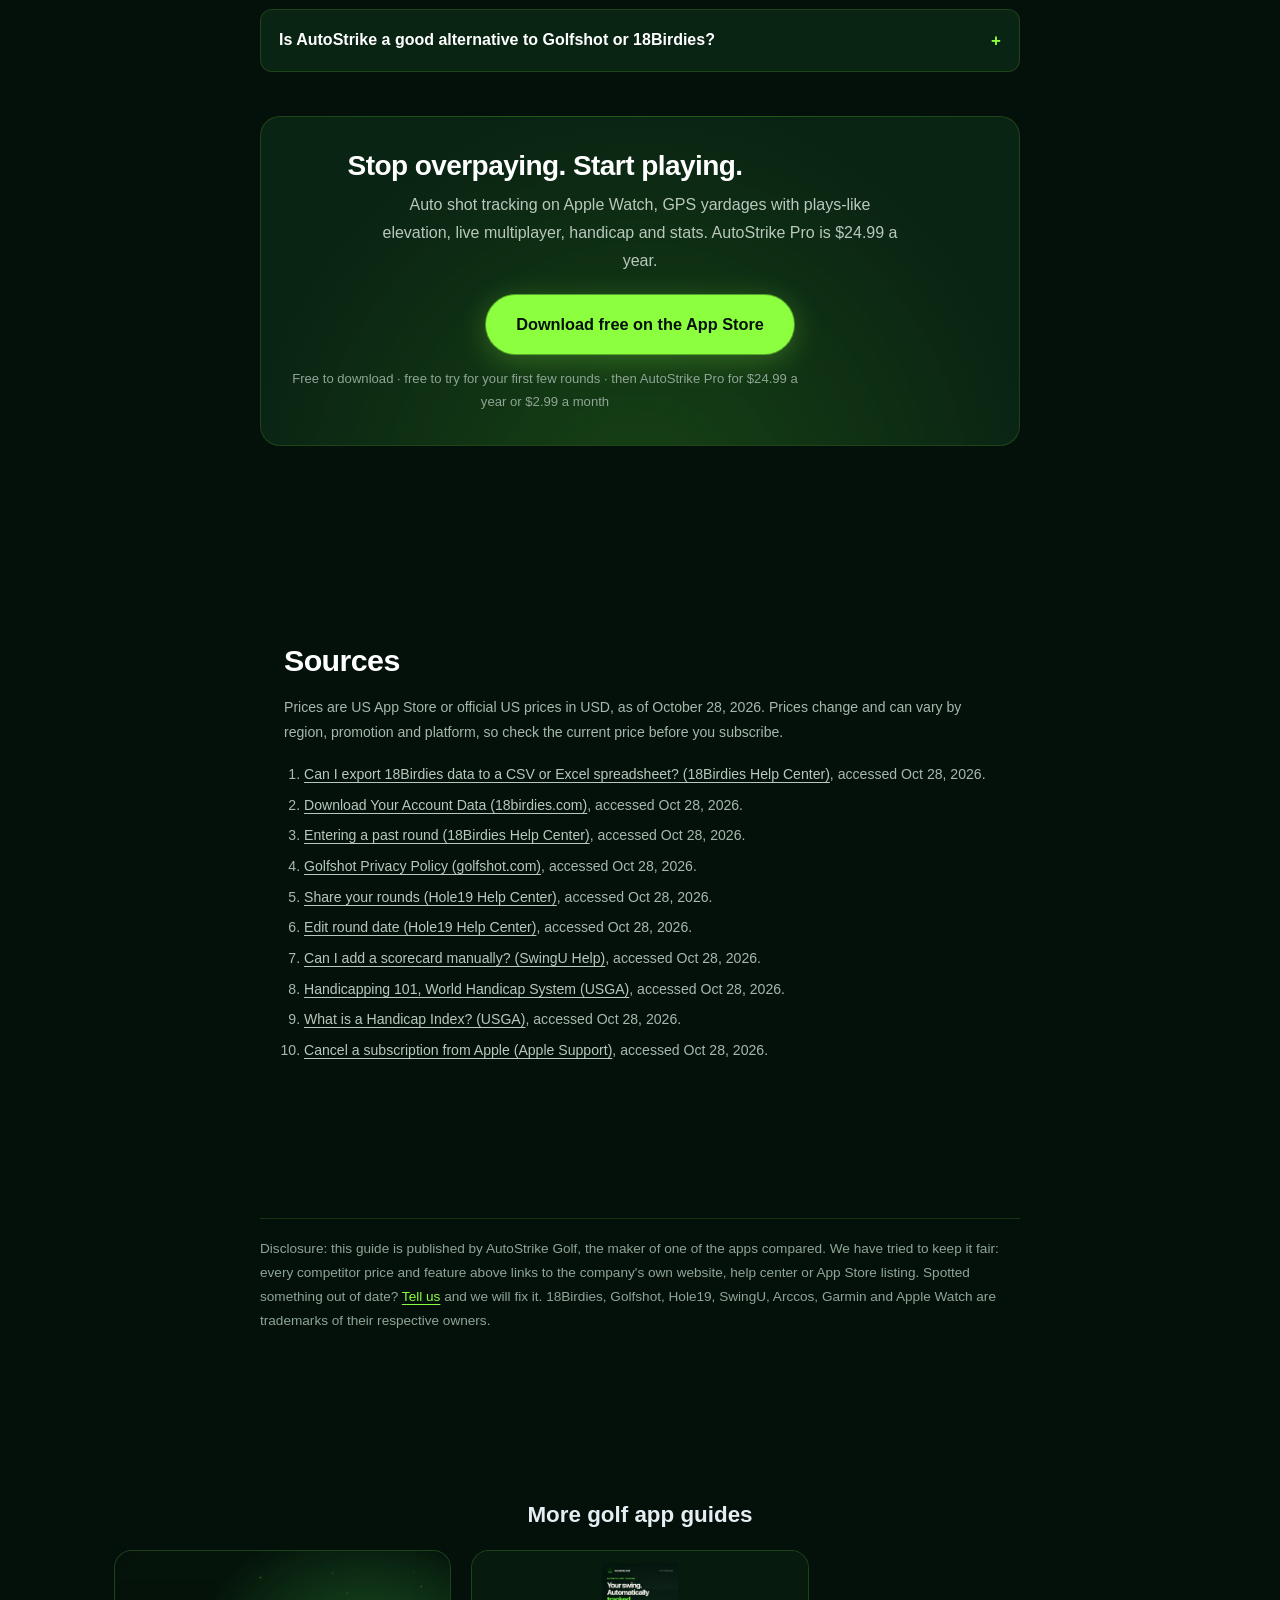
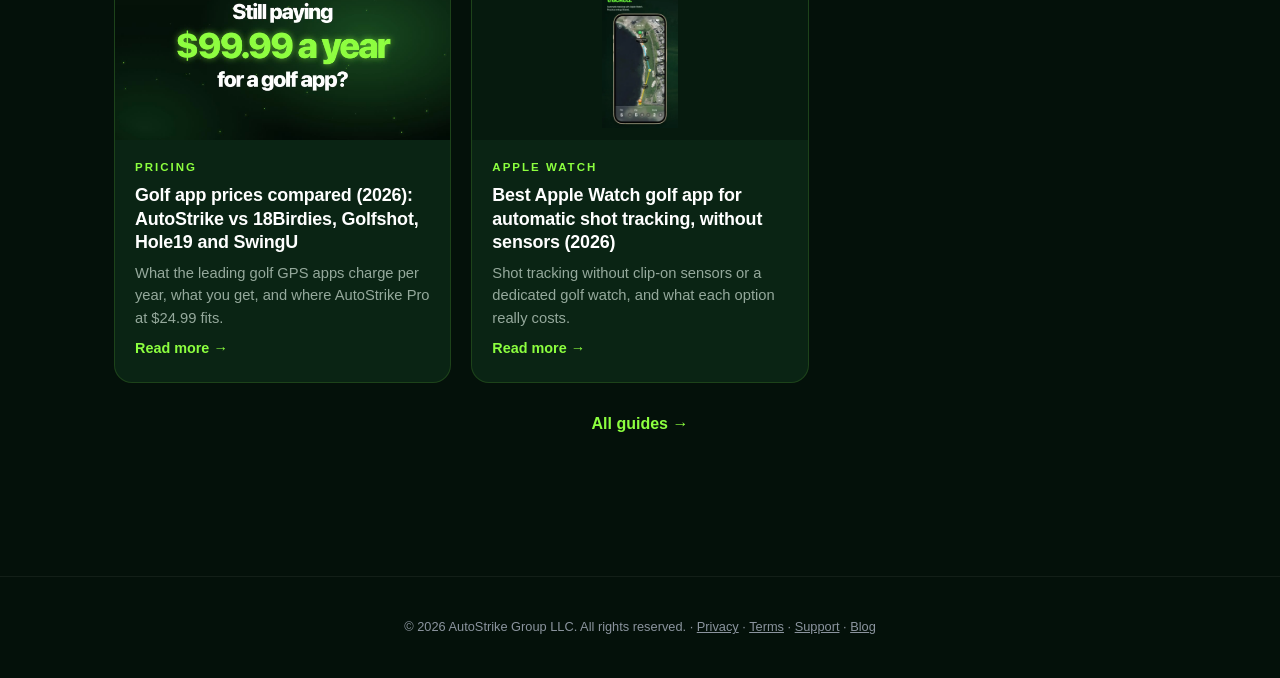
<file: blog/switch-golf-apps-keep-your-score-history/index.html>
<!DOCTYPE html>
<html lang="en">
<head>
  <meta charset="UTF-8">
  <meta name="viewport" content="width=device-width, initial-scale=1.0">
  <title>Switch Golf Apps Without Losing Your Score History (2026)</title>
  <meta name="description" content="Leaving 18Birdies, Golfshot, Hole19 or SwingU? What each app lets you export, how to import past scores from screenshots, and what happens to your handicap.">
  <link rel="canonical" href="https://autostrikegolf.com/blog/switch-golf-apps-keep-your-score-history/">
  <meta name="robots" content="index, follow, max-image-preview:large">
  <link rel="stylesheet" href="/style.css?v=polish">
  <link rel="stylesheet" href="/home.css?v=20261028">
  <link rel="stylesheet" href="/blog.css?v=20261028">
  <link rel="icon" type="image/png" href="/logo-64.png?v=20261011">
  <link rel="apple-touch-icon" href="/apple-touch-icon.png?v=20261011">
  <link rel="alternate" type="application/rss+xml" title="AutoStrike Golf Blog" href="/blog/feed.xml">
  <script src="/openai-pixel.js"></script>
  <meta property="og:site_name" content="AutoStrike Golf">
  <meta property="og:type" content="article">
  <meta property="og:title" content="Switch Golf Apps Without Losing Your Score History (2026)">
  <meta property="og:description" content="Leaving 18Birdies, Golfshot, Hole19 or SwingU? What each app lets you export, how to import past scores from screenshots, and what happens to your handicap.">
  <meta property="og:url" content="https://autostrikegolf.com/blog/switch-golf-apps-keep-your-score-history/">
  <meta property="og:image" content="https://autostrikegolf.com/og-share-v6.jpg">
  <meta property="og:image:width" content="1200">
  <meta property="og:image:height" content="630">
  <meta property="og:image:alt" content="Bring your golf score history to AutoStrike with scorecard photos and screenshots.">
  <meta property="article:published_time" content="2026-10-28">
  <meta property="article:modified_time" content="2026-10-28">
  <meta property="article:section" content="Switching">
  <meta name="twitter:card" content="summary_large_image">
  <meta name="twitter:title" content="Switch Golf Apps Without Losing Your Score History (2026)">
  <meta name="twitter:description" content="Leaving 18Birdies, Golfshot, Hole19 or SwingU? What each app lets you export, how to import past scores from screenshots, and what happens to your handicap.">
  <meta name="twitter:image" content="https://autostrikegolf.com/og-share-v6.jpg">
  <script type="application/ld+json">
{
  "@context": "https://schema.org",
  "@graph": [
    {
      "@type": "Article",
      "@id": "https://autostrikegolf.com/blog/switch-golf-apps-keep-your-score-history/#article",
      "headline": "How to switch golf apps without losing your score history",
      "description": "Leaving 18Birdies, Golfshot, Hole19 or SwingU? What each app lets you export, how to import past scores from screenshots, and what happens to your handicap.",
      "image": [
        "https://autostrikegolf.com/og-share-v6.jpg",
        "https://autostrikegolf.com/media/shots/03-score-imports-600.webp"
      ],
      "datePublished": "2026-10-28",
      "dateModified": "2026-10-28",
      "author": {
        "@type": "Organization",
        "name": "AutoStrike Golf",
        "url": "https://autostrikegolf.com/"
      },
      "publisher": {
        "@type": "Organization",
        "@id": "https://autostrikegolf.com/#organization",
        "name": "AutoStrike Golf",
        "url": "https://autostrikegolf.com/",
        "logo": {
          "@type": "ImageObject",
          "url": "https://autostrikegolf.com/apple-touch-icon.png",
          "width": 180,
          "height": 180
        }
      },
      "mainEntityOfPage": {
        "@type": "WebPage",
        "@id": "https://autostrikegolf.com/blog/switch-golf-apps-keep-your-score-history/"
      },
      "inLanguage": "en-US",
      "isPartOf": {
        "@type": "Blog",
        "@id": "https://autostrikegolf.com/blog/#blog"
      }
    },
    {
      "@type": "BreadcrumbList",
      "itemListElement": [
        {
          "@type": "ListItem",
          "position": 1,
          "name": "Home",
          "item": "https://autostrikegolf.com/"
        },
        {
          "@type": "ListItem",
          "position": 2,
          "name": "Blog",
          "item": "https://autostrikegolf.com/blog/"
        },
        {
          "@type": "ListItem",
          "position": 3,
          "name": "Switching",
          "item": "https://autostrikegolf.com/blog/switch-golf-apps-keep-your-score-history/"
        }
      ]
    },
    {
      "@type": "FAQPage",
      "mainEntity": [
        {
          "@type": "Question",
          "name": "Can I export my rounds from 18Birdies?",
          "acceptedAnswer": {
            "@type": "Answer",
            "text": "18Birdies says its playing data can not be exported to CSV, Excel or other spreadsheet files. It does have a page where you can request a download of your account data. To move your scores into AutoStrike, screenshots of your 18Birdies scorecards work with AI import."
          }
        },
        {
          "@type": "Question",
          "name": "Can I import scores from another golf app into AutoStrike?",
          "acceptedAnswer": {
            "@type": "Answer",
            "text": "Yes. Take screenshots of past rounds in any golf app, or photos of paper scorecards, and upload them in Import Scores. AI adds the courses and scores to your round history, and we email you when the import is done."
          }
        },
        {
          "@type": "Question",
          "name": "Will I lose my handicap if I switch golf apps?",
          "acceptedAnswer": {
            "@type": "Answer",
            "text": "No. An official Handicap Index is issued through an authorized golf club or association, not a scoring app, and the USGA describes it as portable. Keep posting scores through your club or association. AutoStrike also calculates its own handicap index from your rounds on World Handicap System rules, for tracking."
          }
        },
        {
          "@type": "Question",
          "name": "Does AutoStrike import shot-by-shot data from my old app?",
          "acceptedAnswer": {
            "@type": "Answer",
            "text": "No. The import is built for courses and scores read from your images. Shot-by-shot GPS tracks, club data and photos from your old app do not come across."
          }
        },
        {
          "@type": "Question",
          "name": "Is AutoStrike a good alternative to Golfshot or 18Birdies?",
          "acceptedAnswer": {
            "@type": "Answer",
            "text": "If you want GPS yardages, automatic shot tracking on Apple Watch, live multiplayer, handicap tracking and stats for less, AutoStrike Pro is $24.99 a year, compared with $79.99 for Golfshot Pro and $99.99 for 18Birdies Premium as of October 2026. If you rely on extras such as AR views or strokes-gained analytics, compare those features first."
          }
        }
      ]
    }
  ]
}
  </script>
</head>
<body class="home blog">

<nav>
  <div class="nav-inner">
    <a href="/" class="logo"><img src="/logo.webp?v=20261011" alt="AutoStrike" class="logo-img" width="36" height="36"><span class="logo-text">AutoStrike <span class="gold">Golf</span></span></a>
    <ul class="nav-links" id="nav-links">
      <li><a href="/#compare">Compare</a></li>
      <li><a href="/#features">Features</a></li>
      <li><a href="/#pricing">Pricing</a></li>
      <li><a href="/blog/">Blog</a></li>
      <li><a href="/support.html">Support</a></li>
      <li><a href="https://apps.apple.com/us/app/autostrike-golf/id6762587973" class="nav-cta" target="_blank" rel="noopener">Download</a></li>
    </ul>
    <button class="hamburger" type="button" aria-label="Menu" aria-controls="nav-links" aria-expanded="false">☰</button>
  </div>
</nav>

<main>
  <nav class="crumbs" aria-label="Breadcrumb"><ol><li><a href="/">Home</a></li><li><a href="/blog/">Blog</a></li><li aria-current="page">Switching</li></ol></nav>
  <article class="post">
    <header class="post-head">
      <h1>How to switch golf apps without losing your score history</h1>
      <p class="post-dek">Years of rounds are the main reason golfers stay with an app they are overpaying for. Here is what you can take with you, and how to bring your scores into AutoStrike with a few screenshots.</p>
      <p class="post-meta"><span>By the AutoStrike Golf team</span><span>Published <time datetime="2026-10-28">October 28, 2026</time></span><span>Updated <time datetime="2026-10-28">October 28, 2026</time></span></p>
    </header>
    <figure class="post-figure"><img src="/media/shots/03-score-imports-600.webp" srcset="/media/shots/03-score-imports-360.webp 360w, /media/shots/03-score-imports-600.webp 600w" sizes="300px" width="600" height="1304" fetchpriority="high" decoding="async" alt="AutoStrike Import Scores screen: upload scorecard photos or screenshots from another golf app."></figure>
    <div class="post-body">
<nav class="toc" aria-label="In this article"><p>In this article</p><ol><li><a href="#what-you-can-export">What you can take with you from each app</a></li><li><a href="#how-to">How to move your scores to AutoStrike, step by step</a></li><li><a href="#what-carries-over">What carries over, and what doesn't</a></li><li><a href="#handicap">What happens to your handicap?</a></li><li><a href="#alternative">An affordable alternative to 18Birdies, Golfshot, Hole19 and SwingU</a></li><li><a href="#timing">When to switch</a></li><li><a href="#faq">FAQ</a></li></ol></nav>

<div class="takeaways">
<h2>Key takeaways</h2>
<ul>
<li>Most golf apps make it hard to take your data with you. 18Birdies says its playing data can't be exported to a spreadsheet, and we couldn't find a documented export for Golfshot, Hole19 or SwingU.</li>
<li>Every app shows your scorecards on screen, though, and screenshots work as a universal export. AutoStrike's AI import reads screenshots and photos of paper scorecards and adds the courses and scores to your history.</li>
<li>Switching apps doesn't change your official Handicap Index. That comes from your golf club or association, not from a scoring app.</li>
</ul>
</div>

<h2 id="what-you-can-export">What you can take with you from each app</h2>
<p>We checked each company's help center and privacy policy for ways to export your rounds or bring in rounds from another app.</p>
<div class="table-wrap">
<table>
<caption class="visually-hidden">Golf app data export and past round entry options, as of October 2026</caption>
<thead><tr><th scope="col">App</th><th scope="col">Export your rounds</th><th scope="col">Add past rounds</th></tr></thead>
<tbody>
<tr><th scope="row">18Birdies</th><td>Its help center says playing data "can not be exported" to CSV, Excel or other spreadsheet formats <sup><a href="#src-1" aria-label="Source 1">[1]</a></sup>. There is a "Download Your Account Data" request page <sup><a href="#src-2" aria-label="Source 2">[2]</a></sup>.</td><td>Manual "Enter a Past Round" <sup><a href="#src-3" aria-label="Source 3">[3]</a></sup></td></tr>
<tr><th scope="row">Golfshot</th><td>No export feature documented. Its privacy policy describes a right to data portability <sup><a href="#src-4" aria-label="Source 4">[4]</a></sup>.</td><td>None documented</td></tr>
<tr><th scope="row">Hole19</th><td>No export documented. You can share individual rounds <sup><a href="#src-5" aria-label="Source 5">[5]</a></sup>.</td><td>Record a round, then edit its date <sup><a href="#src-6" aria-label="Source 6">[6]</a></sup></td></tr>
<tr><th scope="row">SwingU</th><td>No official export documented</td><td>Add old scorecards manually on swingu.com or in the app <sup><a href="#src-7" aria-label="Source 7">[7]</a></sup></td></tr>
<tr class="us"><th scope="row">AutoStrike</th><td>Not covered here</td><td>AI import from scorecard photos and screenshots of any golf app</td></tr>
</tbody>
</table>
</div>
<p class="table-note">Based on each company's public help pages as of October 28, 2026. "Not documented" means we couldn't find it, not that it's impossible, so ask the company's support if you need a full copy of your data. We found no documented way to import rounds from another app into 18Birdies, Golfshot, Hole19 or SwingU.</p>

<h2 id="how-to">How to move your scores to AutoStrike, step by step</h2>
<figure class="post-figure"><img src="/media/shots/03-score-imports-360.webp" width="360" height="782" loading="lazy" decoding="async" alt="AutoStrike Import Scores screen with options to upload scorecard photos or screenshots."><figcaption>Import Scores in AutoStrike.</figcaption></figure>
<ol>
<li><strong>Screenshot your past rounds.</strong> In your old app, open each round's scorecard and take a screenshot. For paper scorecards, take a photo.</li>
<li><strong>Download AutoStrike</strong> and open <strong>Import Scores</strong>.</li>
<li><strong>Select the images</strong> from your photo gallery and upload them.</li>
<li><strong>Let the AI do the rest.</strong> The courses and scores are added to your round history, and we email you when the import is done.</li>
</ol>
<h3>Tips for a clean import</h3>
<ul>
<li>Capture the whole scorecard, including the course name and date if your old app shows them.</li>
<li>Make sure the numbers are sharp and not cut off. Zoom out rather than splitting one round across many images.</li>
<li>For paper scorecards, shoot flat and in good light.</li>
<li>Keep your old app installed until your import email arrives, in case you need another screenshot.</li>
</ul>

<div class="cta-box">
  <p class="cta-title">Bring your history. Stop overpaying.</p>
  <p>Import your old rounds from screenshots, then keep playing with auto shot tracking, GPS and stats for $24.99 a year.</p>
  <a class="cta-btn" href="https://apps.apple.com/us/app/autostrike-golf/id6762587973" target="_blank" rel="noopener">Download free on the App Store</a>
  <p class="fine">Free to download · free to try for your first few rounds · then AutoStrike Pro for $24.99 a year or $2.99 a month</p>
</div>

<h2 id="what-carries-over">What carries over, and what doesn't</h2>
<p>The import works from what is visible in your images, so it's built for <strong>courses and scores</strong>. Those land in your AutoStrike round history next to the rounds you play with AutoStrike.</p>
<p>Shot-by-shot GPS tracks, club data, photos and social posts from your old app won't come across. If those matter to you, keep a copy, for example by requesting your data from the old app before you cancel.</p>
<figure class="post-figure"><img src="/media/shots/07-progress-360.webp" width="360" height="782" loading="lazy" decoding="async" alt="AutoStrike stats: scoring, greens in regulation and putting trends."><figcaption>Scoring, greens in regulation and putting trends in AutoStrike.</figcaption></figure>

<h2 id="handicap">What happens to your handicap?</h2>
<p>An official Handicap Index isn't owned by a scoring app. In the US, the USGA says you get one through a golf club or course, your Allied Golf Association, or usga.org <sup><a href="#src-8" aria-label="Source 8">[8]</a></sup>, and it describes the Handicap Index as "a portable number" <sup><a href="#src-9" aria-label="Source 9">[9]</a></sup>. Switching scoring apps doesn't change it. Keep posting your scores through your club or association.</p>
<p>AutoStrike calculates its own handicap index from your rounds using World Handicap System rules. It's useful for tracking your progress, but it doesn't replace an official Handicap Index.</p>

<h2 id="alternative">An affordable alternative to 18Birdies, Golfshot, Hole19 and SwingU</h2>
<p>The usual reason golfers want to switch is price. As of October 2026, 18Birdies Premium and SwingU Pro are $99.99 a year, Golfshot Pro is $79.99 and Hole19 Premium Pro is $69.99. AutoStrike Pro is $24.99 (see the <a href="/blog/golf-app-prices-compared/">full price comparison</a>). Pro includes auto shot tracking on Apple Watch (see <a href="/blog/best-apple-watch-golf-app-auto-shot-tracking/">how it compares with sensors and golf watches</a>), GPS yardages with plays-like elevation, live multiplayer, handicap tracking, stats and trends, with no ads.</p>
<p>Those apps have strengths too, such as large free tiers, AR views and strokes-gained analytics. If you rely on one of those features, check that AutoStrike covers what you need before you cancel.</p>

<h2 id="timing">When to switch</h2>
<ul>
<li><strong>Before your renewal date.</strong> App Store subscriptions renew automatically. You can cancel in your iPhone's Settings under your name, then Subscriptions <sup><a href="#src-10" aria-label="Source 10">[10]</a></sup>.</li>
<li><strong>After you've captured your history.</strong> Take your screenshots first. If your old app has a free tier, your rounds may stay viewable after you cancel, but check before you delete your account.</li>
<li><strong>Try AutoStrike first.</strong> It's free to download and free to try for your first few rounds.</li>
</ul>

<h2 id="faq">Frequently asked questions</h2>
<div class="faq">
<details><summary><h3>Can I export my rounds from 18Birdies?</h3></summary>
<div><p>18Birdies says its playing data can not be exported to CSV, Excel or other spreadsheet files. It does have a page where you can request a download of your account data. To move your scores into AutoStrike, screenshots of your 18Birdies scorecards work with AI import.</p></div></details>
<details><summary><h3>Can I import scores from another golf app into AutoStrike?</h3></summary>
<div><p>Yes. Take screenshots of past rounds in any golf app, or photos of paper scorecards, and upload them in Import Scores. AI adds the courses and scores to your round history, and we email you when the import is done.</p></div></details>
<details><summary><h3>Will I lose my handicap if I switch golf apps?</h3></summary>
<div><p>No. An official Handicap Index is issued through an authorized golf club or association, not a scoring app, and the USGA describes it as portable. Keep posting scores through your club or association. AutoStrike also calculates its own handicap index from your rounds on World Handicap System rules, for tracking.</p></div></details>
<details><summary><h3>Does AutoStrike import shot-by-shot data from my old app?</h3></summary>
<div><p>No. The import is built for courses and scores read from your images. Shot-by-shot GPS tracks, club data and photos from your old app do not come across.</p></div></details>
<details><summary><h3>Is AutoStrike a good alternative to Golfshot or 18Birdies?</h3></summary>
<div><p>If you want GPS yardages, automatic shot tracking on Apple Watch, live multiplayer, handicap tracking and stats for less, AutoStrike Pro is $24.99 a year, compared with $79.99 for Golfshot Pro and $99.99 for 18Birdies Premium as of October 2026. If you rely on extras such as AR views or strokes-gained analytics, compare those features first.</p></div></details>
</div>
<div class="cta-box">
  <p class="cta-title">Stop overpaying. Start playing.</p>
  <p>Auto shot tracking on Apple Watch, GPS yardages with plays-like elevation, live multiplayer, handicap and stats. AutoStrike Pro is $24.99 a year.</p>
  <a class="cta-btn" href="https://apps.apple.com/us/app/autostrike-golf/id6762587973" target="_blank" rel="noopener">Download free on the App Store</a>
  <p class="fine">Free to download · free to try for your first few rounds · then AutoStrike Pro for $24.99 a year or $2.99 a month</p>
</div>
<section class="sources" aria-labelledby="sources-title">
<h2 id="sources-title">Sources</h2>
<p>Prices are US App Store or official US prices in USD, as of October 28, 2026. Prices change and can vary by region, promotion and platform, so check the current price before you subscribe.</p>
<ol>
<li id="src-1"><a href="https://help.18birdies.com/article/643-can-i-export-18birdies-data-to-a-csv-or-excel-spreadsheet" target="_blank" rel="noopener nofollow">Can I export 18Birdies data to a CSV or Excel spreadsheet? (18Birdies Help Center)</a>, accessed Oct 28, 2026.</li>
<li id="src-2"><a href="https://18birdies.com/download-account-data/" target="_blank" rel="noopener nofollow">Download Your Account Data (18birdies.com)</a>, accessed Oct 28, 2026.</li>
<li id="src-3"><a href="https://help.18birdies.com/article/51-entering-a-past-round" target="_blank" rel="noopener nofollow">Entering a past round (18Birdies Help Center)</a>, accessed Oct 28, 2026.</li>
<li id="src-4"><a href="https://golfshot.com/privacy-policy" target="_blank" rel="noopener nofollow">Golfshot Privacy Policy (golfshot.com)</a>, accessed Oct 28, 2026.</li>
<li id="src-5"><a href="https://help.hole19golf.com/hc/en-us/articles/360009539373-Share-your-rounds" target="_blank" rel="noopener nofollow">Share your rounds (Hole19 Help Center)</a>, accessed Oct 28, 2026.</li>
<li id="src-6"><a href="https://help.hole19golf.com/hc/en-us/articles/202686841-Edit-Round-Date" target="_blank" rel="noopener nofollow">Edit round date (Hole19 Help Center)</a>, accessed Oct 28, 2026.</li>
<li id="src-7"><a href="https://help.swingu.com/article/118-can-i-add-a-scorecard-manually" target="_blank" rel="noopener nofollow">Can I add a scorecard manually? (SwingU Help)</a>, accessed Oct 28, 2026.</li>
<li id="src-8"><a href="https://www.usga.org/content/usga/home-page/handicapping/world-handicap-system/topics/handicapping-101.html" target="_blank" rel="noopener nofollow">Handicapping 101, World Handicap System (USGA)</a>, accessed Oct 28, 2026.</li>
<li id="src-9"><a href="https://www.usga.org/content/usga/home-page/articles/2024/03/what_is_handicap_index.html" target="_blank" rel="noopener nofollow">What is a Handicap Index? (USGA)</a>, accessed Oct 28, 2026.</li>
<li id="src-10"><a href="https://support.apple.com/en-us/118428" target="_blank" rel="noopener nofollow">Cancel a subscription from Apple (Apple Support)</a>, accessed Oct 28, 2026.</li>
</ol>
</section>
<p class="disclosure">Disclosure: this guide is published by AutoStrike Golf, the maker of one of the apps compared. We have tried to keep it fair: every competitor price and feature above links to the company's own website, help center or App Store listing. Spotted something out of date? <a href="/support.html">Tell us</a> and we will fix it. 18Birdies, Golfshot, Hole19, SwingU, Arccos, Garmin and Apple Watch are trademarks of their respective owners.</p>
    </div>
  </article>
  <section class="related" aria-labelledby="related-title">
    <h2 id="related-title">More golf app guides</h2>
    <ul class="post-cards">
      <li class="post-card"><a href="/blog/golf-app-prices-compared/">
        <div class="post-card-img"><img src="/media/promo-landscape-poster.jpg?v=3" width="1280" height="720" loading="lazy" decoding="async" alt="Still paying $99.99 a year for a golf app? AutoStrike Pro is $24.99 a year."></div>
        <div class="post-card-body"><span class="post-card-tag">Pricing</span><h3>Golf app prices compared (2026): AutoStrike vs 18Birdies, Golfshot, Hole19 and SwingU</h3><p>What the leading golf GPS apps charge per year, what you get, and where AutoStrike Pro at $24.99 fits.</p><span class="more">Read more →</span></div>
      </a></li>
      <li class="post-card"><a href="/blog/best-apple-watch-golf-app-auto-shot-tracking/">
        <div class="post-card-img contain"><img src="/media/shots/02-automatic-tracking-360.webp" width="360" height="782" loading="lazy" decoding="async" alt="AutoStrike on iPhone and Apple Watch: your swing, automatically tracked."></div>
        <div class="post-card-body"><span class="post-card-tag">Apple Watch</span><h3>Best Apple Watch golf app for automatic shot tracking, without sensors (2026)</h3><p>Shot tracking without clip-on sensors or a dedicated golf watch, and what each option really costs.</p><span class="more">Read more →</span></div>
      </a></li>
    </ul>
    <p class="guides-more"><a href="/blog/">All guides →</a></p>
  </section>
</main>

<footer>
  <p>&copy; 2026 AutoStrike Group LLC. All rights reserved. · <a href="/privacy.html">Privacy</a> · <a href="/terms">Terms</a> · <a href="/support.html">Support</a> · <a href="/blog/">Blog</a></p>
</footer>

<script>
document.querySelector('.hamburger').addEventListener('click', function () {
  var open = document.getElementById('nav-links').classList.toggle('open');
  this.setAttribute('aria-expanded', open);
});
</script>
</body>
</html>
</file>
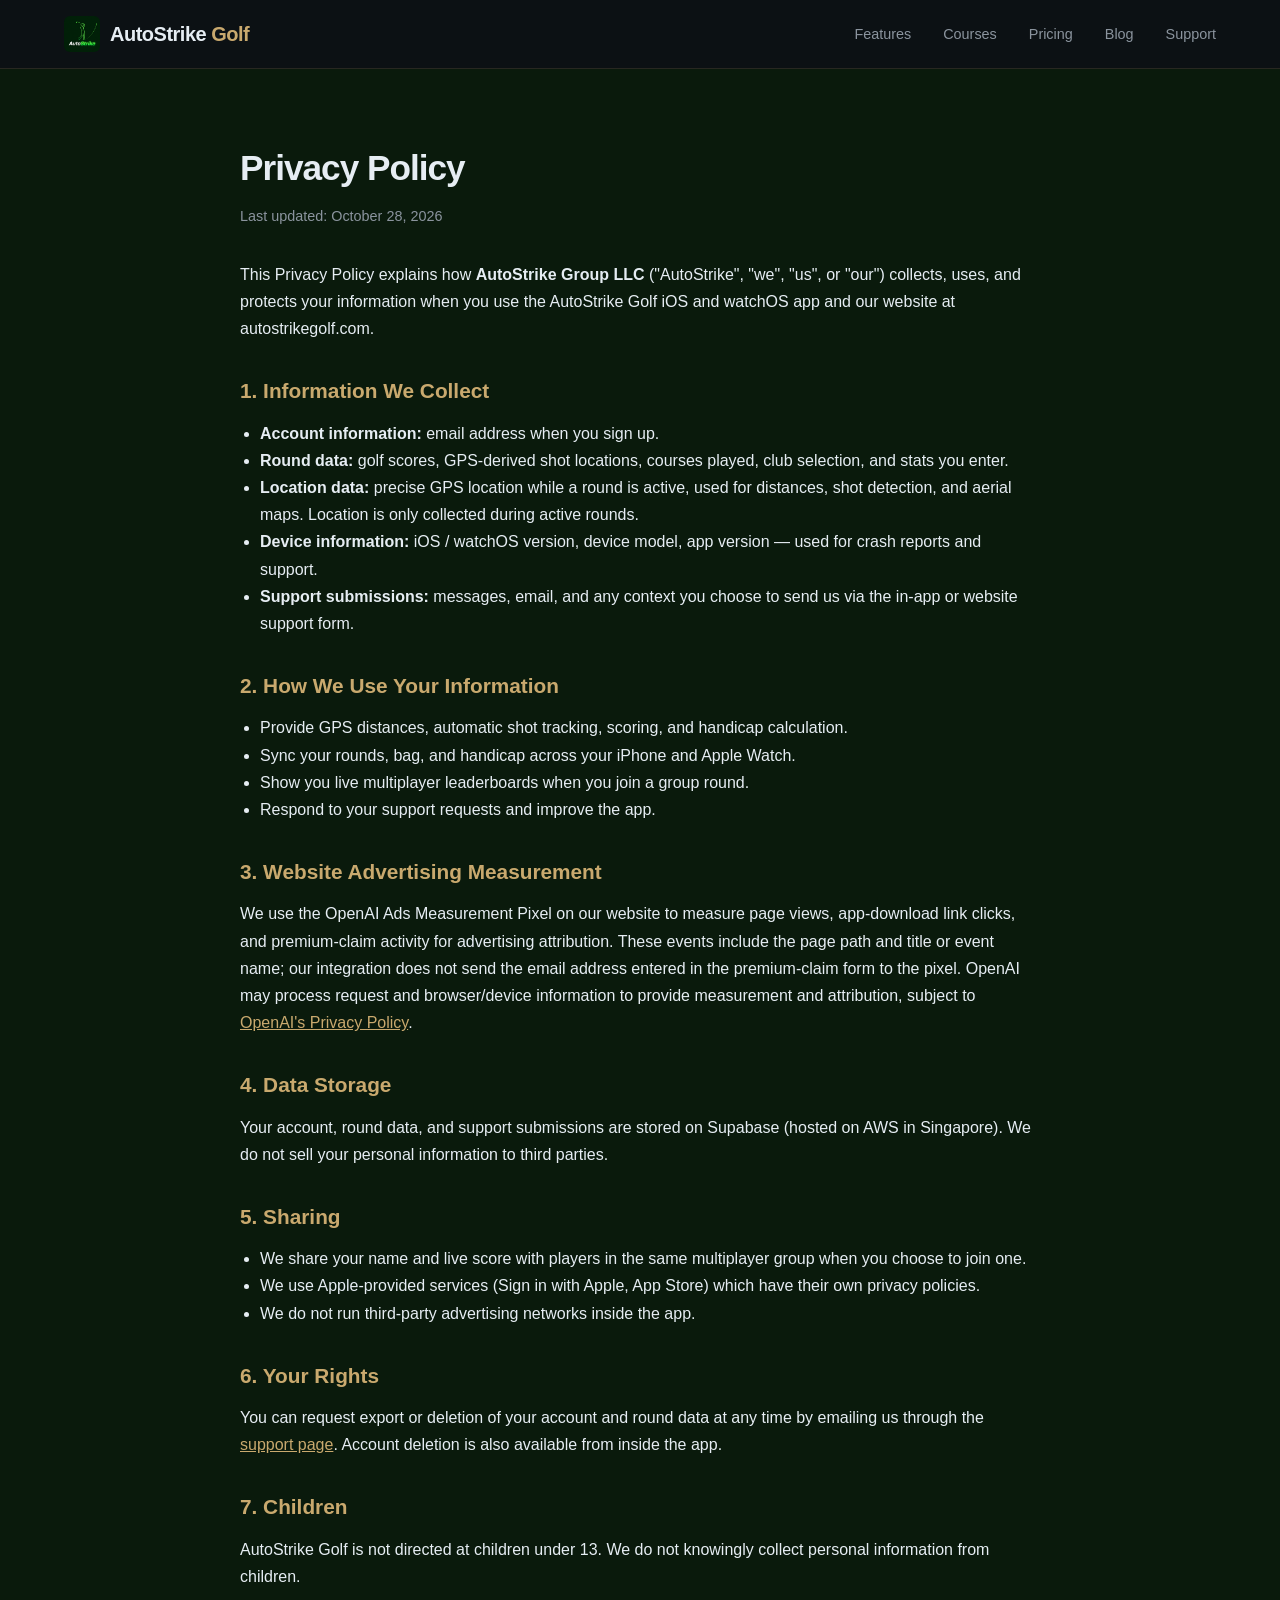
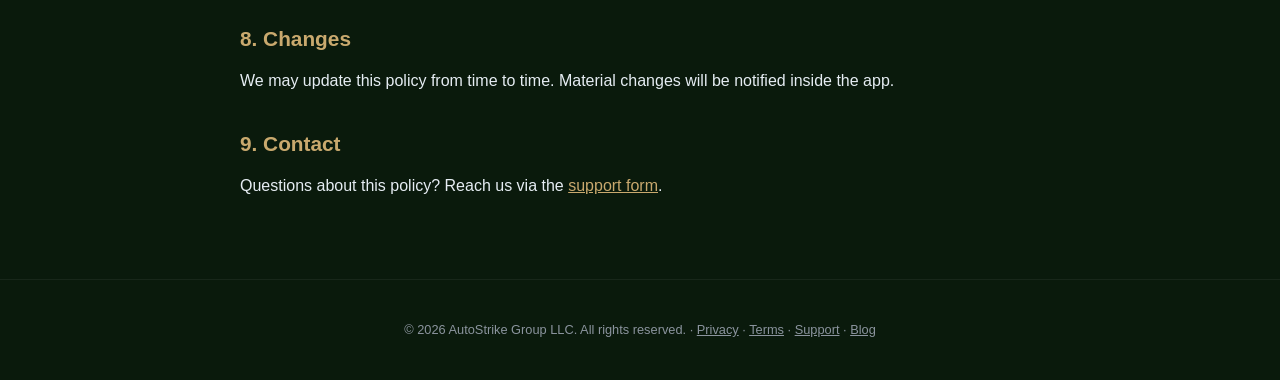
<file: privacy.html>
<!DOCTYPE html>
<html lang="en">
<head>
  <meta charset="UTF-8">
  <meta name="viewport" content="width=device-width, initial-scale=1.0">
  <title>Privacy Policy — AutoStrike Golf</title>
  <meta name="description" content="AutoStrike Golf privacy policy: what we collect, how we use it, and your rights.">
  <link rel="stylesheet" href="style.css">
  <link rel="icon" type="image/png" href="logo-64.png?v=20261011">
  <link rel="apple-touch-icon" href="apple-touch-icon.png?v=20261011">
  <script src="/openai-pixel.js"></script>
  <style>
    .legal { padding: 140px 24px 80px; }
    .legal-inner { max-width: 800px; margin: 0 auto; color: var(--text); }
    .legal-inner h1 { font-size: 2.2rem; letter-spacing: -1px; margin-bottom: 8px; }
    .legal-inner .updated { color: var(--text-muted); font-size: .9rem; margin-bottom: 32px; }
    .legal-inner h2 { font-size: 1.3rem; margin-top: 32px; margin-bottom: 12px; color: var(--gold); }
    .legal-inner p, .legal-inner li { color: var(--text); line-height: 1.7; }
    .legal-inner ul { padding-left: 20px; margin: 12px 0; }
    .legal-inner a { color: var(--gold); }
  </style>
</head>
<body>

<nav>
  <div class="nav-inner">
    <a href="/" class="logo"><img src="logo.webp?v=20261011" alt="AutoStrike" class="logo-img"><span class="logo-text">AutoStrike <span class="gold">Golf</span></span></a>
    <ul class="nav-links">
      <li><a href="/#features">Features</a></li>
      <li><a href="/#courses">Courses</a></li>
      <li><a href="/#pricing">Pricing</a></li>
      <li><a href="/blog/">Blog</a></li>
      <li><a href="/support.html">Support</a></li>
    </ul>
  </div>
</nav>

<section class="legal">
  <div class="legal-inner">
    <h1>Privacy Policy</h1>
    <p class="updated">Last updated: October 28, 2026</p>

    <p>This Privacy Policy explains how <strong>AutoStrike Group LLC</strong> ("AutoStrike", "we", "us", or "our") collects, uses, and protects your information when you use the AutoStrike Golf iOS and watchOS app and our website at autostrikegolf.com.</p>

    <h2>1. Information We Collect</h2>
    <ul>
      <li><strong>Account information:</strong> email address when you sign up.</li>
      <li><strong>Round data:</strong> golf scores, GPS-derived shot locations, courses played, club selection, and stats you enter.</li>
      <li><strong>Location data:</strong> precise GPS location while a round is active, used for distances, shot detection, and aerial maps. Location is only collected during active rounds.</li>
      <li><strong>Device information:</strong> iOS / watchOS version, device model, app version — used for crash reports and support.</li>
      <li><strong>Support submissions:</strong> messages, email, and any context you choose to send us via the in-app or website support form.</li>
    </ul>

    <h2>2. How We Use Your Information</h2>
    <ul>
      <li>Provide GPS distances, automatic shot tracking, scoring, and handicap calculation.</li>
      <li>Sync your rounds, bag, and handicap across your iPhone and Apple Watch.</li>
      <li>Show you live multiplayer leaderboards when you join a group round.</li>
      <li>Respond to your support requests and improve the app.</li>
    </ul>

    <h2>3. Website Advertising Measurement</h2>
    <p>We use the OpenAI Ads Measurement Pixel on our website to measure page views, app-download link clicks, and premium-claim activity for advertising attribution. These events include the page path and title or event name; our integration does not send the email address entered in the premium-claim form to the pixel. OpenAI may process request and browser/device information to provide measurement and attribution, subject to <a href="https://openai.com/policies/privacy-policy/" target="_blank" rel="noopener">OpenAI's Privacy Policy</a>.</p>

    <h2>4. Data Storage</h2>
    <p>Your account, round data, and support submissions are stored on Supabase (hosted on AWS in Singapore). We do not sell your personal information to third parties.</p>

    <h2>5. Sharing</h2>
    <ul>
      <li>We share your name and live score with players in the same multiplayer group when you choose to join one.</li>
      <li>We use Apple-provided services (Sign in with Apple, App Store) which have their own privacy policies.</li>
      <li>We do not run third-party advertising networks inside the app.</li>
    </ul>

    <h2>6. Your Rights</h2>
    <p>You can request export or deletion of your account and round data at any time by emailing us through the <a href="/support.html">support page</a>. Account deletion is also available from inside the app.</p>

    <h2>7. Children</h2>
    <p>AutoStrike Golf is not directed at children under 13. We do not knowingly collect personal information from children.</p>

    <h2>8. Changes</h2>
    <p>We may update this policy from time to time. Material changes will be notified inside the app.</p>

    <h2>9. Contact</h2>
    <p>Questions about this policy? Reach us via the <a href="/support.html">support form</a>.</p>
  </div>
</section>

<footer>
  <p>&copy; 2026 AutoStrike Group LLC. All rights reserved. · <a href="/privacy.html" style="color:var(--text-muted)">Privacy</a> · <a href="/terms" style="color:var(--text-muted)">Terms</a> · <a href="/support.html" style="color:var(--text-muted)">Support</a> · <a href="/blog/" style="color:var(--text-muted)">Blog</a></p>
</footer>

</body>
</html>
</file>
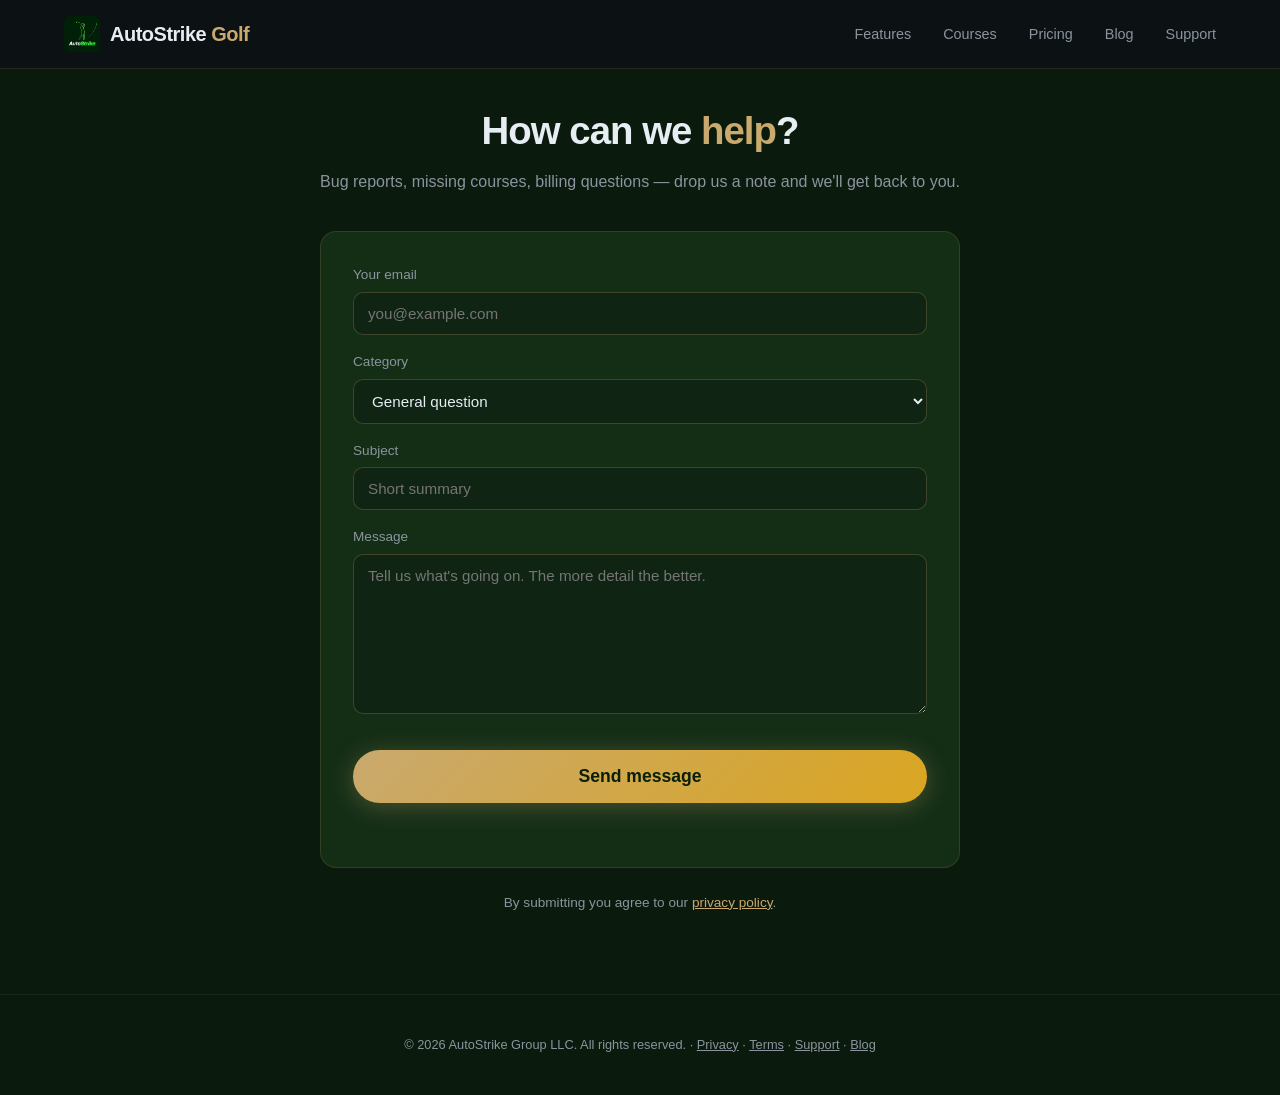
<file: support.html>
<!DOCTYPE html>
<html lang="en">
<head>
  <meta charset="UTF-8">
  <meta name="viewport" content="width=device-width, initial-scale=1.0">
  <title>Support — AutoStrike Golf</title>
  <meta name="description" content="Get help with AutoStrike Golf. Report a bug, request a course, or ask a question.">
  <link rel="stylesheet" href="style.css">
  <link rel="icon" type="image/png" href="logo-64.png?v=20261011">
  <link rel="apple-touch-icon" href="apple-touch-icon.png?v=20261011">
  <script src="/openai-pixel.js"></script>
  <style>
    .support { padding: 100px 24px 80px; }
    .support-inner { max-width: 640px; margin: 0 auto; }
    .support-inner h1 { font-size: 2.4rem; letter-spacing: -1px; margin-bottom: 8px; text-align: center; }
    .support-inner h1 .gold { color: var(--gold); }
    .support-inner .lead { color: var(--text-muted); text-align: center; margin-bottom: 36px; }
    .support-card {
      background: var(--bg-card); border: 1px solid rgba(201,169,110,.15);
      border-radius: var(--radius); padding: 32px;
    }
    .support-card label { display: block; font-size: .85rem; color: var(--text-muted); margin-bottom: 6px; margin-top: 16px; }
    .support-card label:first-of-type { margin-top: 0; }
    .support-card input, .support-card select, .support-card textarea {
      width: 100%; padding: 12px 14px;
      background: var(--bg-secondary); color: var(--text);
      border: 1px solid rgba(201,169,110,.25); border-radius: 10px;
      font-family: var(--font); font-size: .95rem;
    }
    .support-card input:focus, .support-card select:focus, .support-card textarea:focus {
      outline: none; border-color: var(--gold); box-shadow: 0 0 0 3px rgba(201,169,110,.15);
    }
    .support-card textarea { min-height: 160px; resize: vertical; }
    .support-card .submit-row { margin-top: 24px; display: flex; flex-direction: column; gap: 12px; align-items: stretch; }
    .support-status { text-align: center; min-height: 1.4em; font-size: .9rem; color: var(--text-muted); }
    .support-status.success { color: #79e07d; }
    .support-status.error { color: #ff7878; }
    .support-meta {
      margin-top: 24px; text-align: center; color: var(--text-muted); font-size: .85rem;
    }
    .support-meta a { color: var(--gold); }
  </style>
</head>
<body>

<nav>
  <div class="nav-inner">
    <a href="/" class="logo"><img src="logo.webp?v=20261011" alt="AutoStrike" class="logo-img"><span class="logo-text">AutoStrike <span class="gold">Golf</span></span></a>
    <ul class="nav-links">
      <li><a href="/#features">Features</a></li>
      <li><a href="/#courses">Courses</a></li>
      <li><a href="/#pricing">Pricing</a></li>
      <li><a href="/blog/">Blog</a></li>
      <li><a href="/support.html">Support</a></li>
    </ul>
  </div>
</nav>

<section class="support">
  <div class="support-inner">
    <h1>How can we <span class="gold">help</span>?</h1>
    <p class="lead">Bug reports, missing courses, billing questions — drop us a note and we'll get back to you.</p>

    <div class="support-card">
      <form id="support-form" onsubmit="submitSupport(event)">
        <label for="email">Your email</label>
        <input type="email" id="email" name="email" placeholder="you@example.com" required autocomplete="email">

        <label for="category">Category</label>
        <select id="category" name="category">
          <option value="general">General question</option>
          <option value="bug">Bug report</option>
          <option value="course">Missing or wrong course</option>
          <option value="billing">Billing / subscription</option>
          <option value="account">Account / data</option>
          <option value="feature">Feature request</option>
        </select>

        <label for="subject">Subject</label>
        <input type="text" id="subject" name="subject" placeholder="Short summary" maxlength="200">

        <label for="message">Message</label>
        <textarea id="message" name="message" placeholder="Tell us what's going on. The more detail the better." required minlength="5" maxlength="5000"></textarea>

        <div class="submit-row">
          <button type="submit" class="cta-btn submit-btn" id="support-submit">Send message</button>
          <p class="support-status" id="support-status"></p>
        </div>
      </form>
    </div>

    <p class="support-meta">By submitting you agree to our <a href="/privacy.html">privacy policy</a>.</p>
  </div>
</section>

<footer>
  <p>&copy; 2026 AutoStrike Group LLC. All rights reserved. · <a href="/privacy.html" style="color:var(--text-muted)">Privacy</a> · <a href="/terms" style="color:var(--text-muted)">Terms</a> · <a href="/support.html" style="color:var(--text-muted)">Support</a> · <a href="/blog/" style="color:var(--text-muted)">Blog</a></p>
</footer>

<script>
async function submitSupport(event) {
  event.preventDefault();
  const status = document.getElementById('support-status');
  const btn = document.getElementById('support-submit');
  const email = document.getElementById('email').value.trim();
  const subject = document.getElementById('subject').value.trim();
  const category = document.getElementById('category').value;
  const message = document.getElementById('message').value.trim();

  status.className = 'support-status';
  status.textContent = '';

  if (!email || !message) {
    status.className = 'support-status error';
    status.textContent = 'Email and message are required.';
    return;
  }

  btn.disabled = true;
  btn.textContent = 'Sending…';

  try {
    const res = await fetch('https://autostrike-dashboard.vercel.app/api/feedback', {
      method: 'POST',
      headers: { 'Content-Type': 'application/json' },
      body: JSON.stringify({
        target: 'support',
        email, subject, category, message,
        device: navigator.platform || '',
        os_version: '',
      }),
    });
    const json = await res.json().catch(() => ({}));
    if (!res.ok) {
      throw new Error(json.error || 'Failed to send. Please try again.');
    }
    status.className = 'support-status success';
    status.textContent = "Thanks — we got it. We'll reply by email soon.";
    document.getElementById('support-form').reset();
    btn.textContent = 'Sent';
    setTimeout(() => { btn.disabled = false; btn.textContent = 'Send another'; }, 1500);
  } catch (err) {
    status.className = 'support-status error';
    status.textContent = err.message || 'Failed to send. Please try again.';
    btn.disabled = false;
    btn.textContent = 'Send message';
  }
}
</script>
</body>
</html>
</file>
<file: style.css>
:root {
  --bg-primary: #0a1a0c;
  --bg-secondary: #0f2412;
  --bg-card: #142e16;
  --green-deep: #0a1f0a;
  --green-mid: #1a631a;
  --green-accent: #2d8a2d;
  --green-glow: #3aad3a;
  --gold: #c9a96e;
  --gold-bright: #daa520;
  --text: #e6edf3;
  --text-muted: #8b949e;
  --font: -apple-system, BlinkMacSystemFont, 'Segoe UI', Roboto, Oxygen, Ubuntu, sans-serif;
  --radius: 16px;
  --max-w: 1200px;
}

*, *::before, *::after { margin: 0; padding: 0; box-sizing: border-box; }
html { scroll-behavior: smooth; }

body {
  font-family: var(--font);
  background: var(--bg-primary);
  color: var(--text);
  line-height: 1.6;
  overflow-x: hidden;
}

/* NAV */
nav {
  position: fixed; top: 0; left: 0; right: 0; z-index: 100;
  background: rgba(13,17,23,.85);
  backdrop-filter: blur(12px);
  border-bottom: 1px solid rgba(201,169,110,.15);
}
.nav-inner {
  max-width: var(--max-w); margin: 0 auto;
  display: flex; align-items: center; justify-content: space-between;
  padding: 16px 24px;
}
.logo { display: inline-flex; align-items: center; gap: 10px; font-size: 1.25rem; font-weight: 700; color: var(--text); text-decoration: none; letter-spacing: -.5px; }
.logo .gold { color: var(--gold); }
.logo-img { width: 36px; height: 36px; object-fit: contain; border-radius: 6px; }
.logo-text { line-height: 1; }
.nav-links { display: flex; gap: 32px; list-style: none; }
.nav-links a { color: var(--text-muted); text-decoration: none; font-size: .9rem; transition: color .2s; }
.nav-links a:hover { color: var(--gold); }
.hamburger { display: none; background: none; border: none; color: var(--text); font-size: 1.5rem; cursor: pointer; }

/* HERO */
.hero {
  min-height: 100vh; min-height: 100svh;
  display: flex; align-items: center; justify-content: center;
  padding: 124px 40px 28px;
  background: radial-gradient(ellipse at 50% 0%, rgba(42,140,42,.5) 0%, rgba(22,86,22,.3) 40%, var(--bg-primary) 70%);
  position: relative; overflow: hidden;
}
.hero::before {
  content: ''; position: absolute; top: -200px; right: -100px;
  width: 400px; height: 400px; border-radius: 50%;
  background: rgba(90,220,62,.25); filter: blur(120px);
}
.hero::after {
  content: ''; position: absolute; bottom: -100px; left: -80px;
  width: 350px; height: 350px; border-radius: 50%;
  background: rgba(56,170,56,.2); filter: blur(100px);
}
.hero-content { max-width: 1240px; width: 100%; }
.hero-split { display: flex; align-items: center; justify-content: space-between; gap: clamp(56px, 7vw, 96px); }
.hero-left { flex: 0 0 42%; text-align: left; max-width: 540px; padding-top: clamp(8px, 2vh, 28px); }
.hero-right { flex: 1 1 58%; display: flex; justify-content: center; align-items: center; min-width: 0; }
.hero h1 { font-size: clamp(2.8rem, 5.4vw, 4.35rem); font-weight: 800; letter-spacing: -1.5px; line-height: 1.03; margin-bottom: 18px; }
.hero-promise { font-size: clamp(1.16rem, 2.1vw, 1.48rem); color: #ffffff; font-weight: 650; margin-bottom: 14px; letter-spacing: .35px; }
.hero h1 .gold { color: var(--gold); }
.hero .tagline { font-size: clamp(1.03rem, 1.55vw, 1.18rem); color: var(--text-muted); margin-bottom: 34px; max-width: 500px; line-height: 1.62; }
.hero-features {
  list-style: none; padding: 0; margin: 0 0 34px;
  display: flex; flex-direction: column; gap: 10px;
}
.hero-features li {
  font-size: clamp(.95rem, 1.4vw, 1.1rem); color: var(--text);
  line-height: 1.5; font-weight: 500;
}
.feat-short { display: none; }
.hero-left .cta-btn { display: inline-flex; align-items: center; justify-content: center; margin: 6px 0 0; min-width: 286px; text-align: center; }
.hero-left .rounds-counter { width: 286px; max-width: 100%; margin-top: 12px; text-align: center; }
.device-row {
  width: min(100%, 690px);
  display: flex; align-items: center; justify-content: center; gap: clamp(14px, 2.5vw, 30px);
}
.device-phone { line-height: 0; flex: 0 1 470px; }
.device-phone img { width: auto; height: clamp(400px, 68vh, 800px); object-fit: contain; display: block; }
.device-watch {
  display: flex; flex-direction: column; align-items: center;
  flex: 0 0 auto;
  transform: translateY(10px);
}
.device-watch::before, .device-watch::after {
  content: none;
}
.device-watch img {
  width: auto; height: clamp(160px, 28vh, 320px); object-fit: contain; display: block;
}
.hero-cta { margin-top: 36px; }
.slots-counter { color: var(--text-muted); font-size: .9rem; margin-top: 12px; }
.slots-num { color: var(--gold); font-weight: 700; }
.scroll-hint { margin-top: 32px; color: var(--text-muted); font-size: .85rem; animation: bounce 2s infinite; }
@keyframes bounce { 0%,100%{ transform: translateY(0); } 50%{ transform: translateY(8px); } }

/* SECTIONS */
section { padding: 100px 24px; }
.section-inner { max-width: var(--max-w); margin: 0 auto; }
.section-label { text-transform: uppercase; letter-spacing: 3px; font-size: .75rem; color: var(--gold); margin-bottom: 12px; }
.section-title { font-size: clamp(1.8rem, 4vw, 2.8rem); font-weight: 700; margin-bottom: 16px; letter-spacing: -.5px; }
.section-sub { color: var(--text-muted); max-width: 600px; margin-bottom: 56px; font-size: 1.05rem; }

/* FEATURES */
.features { background: var(--bg-secondary); }
.feature-grid { display: grid; grid-template-columns: repeat(auto-fit, minmax(280px, 1fr)); gap: 24px; }
.feature-card {
  background: var(--bg-card); border-radius: var(--radius); padding: 32px;
  border: 1px solid rgba(58,173,58,.1);
  transition: transform .3s, border-color .3s;
}
.feature-card:hover { transform: translateY(-4px); border-color: rgba(201,169,110,.3); }
.feature-card.featured { border-color: rgba(201,169,110,.25); background: linear-gradient(135deg, var(--green-mid), var(--bg-card)); }
.feature-card.featured h3 { color: var(--gold); }
.feature-icon { font-size: 2rem; margin-bottom: 16px; display: block; }
.feature-card h3 { font-size: 1.1rem; margin-bottom: 8px; }
.feature-card p { color: var(--text-muted); font-size: .92rem; }

/* COURSES */
.courses { background: linear-gradient(180deg, var(--bg-primary), var(--green-deep), rgba(22,86,22,.15)); }
.course-stats { display: flex; gap: 48px; flex-wrap: wrap; margin-bottom: 48px; }
.stat { text-align: center; }
.stat .num { font-size: 3rem; font-weight: 800; color: var(--gold); display: block; }
.stat .label { color: var(--text-muted); font-size: .85rem; }

/* Country tabs */
.country-tabs { display: flex; gap: 10px; margin-bottom: 20px; flex-wrap: wrap; }
.country-tab {
  background: rgba(255,255,255,.04); border: 1px solid rgba(255,255,255,.08);
  padding: 8px 16px; border-radius: 999px; font-size: .85rem; color: var(--text-muted);
  cursor: pointer; transition: all .2s; font-family: var(--font);
}
.country-tab:hover { border-color: rgba(201,169,110,.4); color: var(--text); }
.country-tab.active { background: rgba(201,169,110,.18); border-color: var(--gold); color: var(--gold); }

.course-list { display: flex; flex-direction: column; gap: 8px; }
.course-tag {
  background: rgba(201,169,110,.1); border: 1px solid rgba(201,169,110,.25);
  padding: 8px 18px; border-radius: 999px; font-size: .85rem; color: var(--gold);
}

/* Live course search */
.course-search { margin: 32px 0 24px; }
.course-search-box {
  position: relative;
  width: 100%;
  max-width: 720px;
  display: flex;
  align-items: center;
  gap: 12px;
  height: 64px;
  padding: 0 22px;
  background: rgba(255,255,255,.04);
  border: 1px solid rgba(255,255,255,.1);
  border-radius: 16px;
  transition: border-color .2s, background .2s, box-shadow .2s;
}
.course-search-box:hover { border-color: rgba(201,169,110,.35); }
.course-search-box:focus-within {
  border-color: var(--gold);
  background: rgba(255,255,255,.06);
  box-shadow: 0 0 0 4px rgba(201,169,110,.14);
}
.course-search-icon {
  width: 22px;
  height: 22px;
  flex: 0 0 22px;
  color: var(--text-muted);
  transition: color .2s;
}
.course-search-box:focus-within .course-search-icon { color: var(--gold); }
.course-search input {
  flex: 1 1 auto;
  min-width: 0;
  height: 100%;
  padding: 0;
  background: transparent;
  border: none;
  color: var(--text);
  font-size: 1.05rem;
  font-family: var(--font);
  line-height: 1;
}
.course-search input::placeholder { color: var(--text-muted); }
.course-search input:focus { outline: none; }
.course-search-clear {
  flex: 0 0 auto;
  width: 28px; height: 28px;
  display: none;
  align-items: center; justify-content: center;
  background: rgba(255,255,255,.08);
  border: none; border-radius: 50%;
  color: var(--text-muted);
  cursor: pointer;
  font-size: 1rem;
  line-height: 1;
  transition: background .2s, color .2s;
}
.course-search-clear:hover { background: rgba(255,255,255,.15); color: var(--text); }
.course-search-box.has-value .course-search-clear { display: inline-flex; }
.course-search-hint {
  margin-top: 12px;
  color: var(--text-muted);
  font-size: .88rem;
}

@media (max-width: 600px) {
  .course-search-box { height: 56px; padding: 0 18px; gap: 10px; }
  .course-search input { font-size: 1rem; }
  .course-search-icon { width: 20px; height: 20px; flex-basis: 20px; }
}
.course-result {
  display: flex; justify-content: space-between; align-items: center; gap: 16px;
  padding: 12px 18px; border-radius: 10px;
  background: rgba(255,255,255,.04); border: 1px solid rgba(255,255,255,.07);
}
.course-result .course-name { font-weight: 600; color: var(--text); }
.course-result .course-loc { color: var(--text-muted); font-size: .85rem; text-align: right; }
.course-empty { color: var(--text-muted); font-style: italic; }

.course-pager {
  display: flex; align-items: center; justify-content: space-between;
  gap: 16px;
  margin-top: 20px;
  max-width: 720px;
}
.pager-btn {
  background: rgba(255,255,255,.05);
  border: 1px solid rgba(255,255,255,.12);
  color: var(--text);
  padding: 10px 18px;
  border-radius: 10px;
  font-family: var(--font);
  font-size: .9rem;
  cursor: pointer;
  transition: all .2s;
}
.pager-btn:hover:not(:disabled) {
  border-color: var(--gold);
  color: var(--gold);
  background: rgba(201,169,110,.08);
}
.pager-btn:disabled {
  opacity: .35;
  cursor: not-allowed;
}
.pager-info {
  color: var(--text-muted);
  font-size: .88rem;
  font-variant-numeric: tabular-nums;
}

/* HANDICAP */
.handicap { background: var(--bg-secondary); }
.handi-grid { display: grid; grid-template-columns: 1fr 1fr; gap: 48px; align-items: center; }
.handi-visual {
  background: linear-gradient(135deg, var(--green-mid), var(--bg-card));
  border-radius: var(--radius); padding: 48px; text-align: center;
  border: 1px solid rgba(201,169,110,.15);
}
.handi-visual .big { font-size: 4rem; font-weight: 800; color: var(--gold); }
.handi-visual .sub { color: var(--text-muted); font-size: .9rem; margin-top: 8px; }
.handi-list { list-style: none; display: flex; flex-direction: column; gap: 20px; }
.handi-list li { display: flex; gap: 16px; align-items: flex-start; }
.handi-list .icon { font-size: 1.5rem; flex-shrink: 0; }
.handi-list h4 { margin-bottom: 4px; }
.handi-list p { color: var(--text-muted); font-size: .9rem; }

/* CTA */

/* PRICING */
.pricing { background: var(--bg-primary); text-align: center; }
.price-cards { display: grid; grid-template-columns: repeat(3, 1fr); gap: 24px; max-width: 960px; margin: 0 auto; align-items: stretch; }
.price-card {
  background: var(--bg-card); border-radius: var(--radius); padding: 40px 32px;
  border: 1px solid rgba(58,173,58,.15); position: relative; text-align: center;
  display: flex; flex-direction: column;
}
.price-card.best {
  border-color: var(--gold); background: linear-gradient(135deg, rgba(42,140,42,.15), var(--bg-card));
  transform: scale(1.04);
}
.save-badge {
  position: absolute; top: -14px; left: 50%; transform: translateX(-50%);
  background: var(--gold); color: var(--green-deep); font-weight: 700; font-size: .8rem;
  padding: 6px 18px; border-radius: 999px;
}
.price-card h3 { font-size: 1.1rem; color: var(--text-muted); margin-bottom: 16px; text-transform: uppercase; letter-spacing: 2px; font-weight: 500; }
.price .currency { font-size: 1.5rem; color: var(--gold); vertical-align: top; line-height: 1.2; }
.price .amount { font-size: 3.5rem; font-weight: 800; color: var(--gold); line-height: 1; }
.price .period { font-size: 1rem; color: var(--text-muted); }
.price-monthly { color: var(--text-muted); font-size: .9rem; margin-top: 4px; margin-bottom: 8px; }
.price-card ul { list-style: none; text-align: left; margin: 24px 0; display: flex; flex-direction: column; gap: 12px; flex: 1; padding-left: 0; }
.price-card li {
  color: var(--text-muted);
  font-size: .92rem;
  display: flex;
  align-items: flex-start;
  gap: 10px;
  line-height: 1.4;
}
.price-card li::before {
  content: '✓';
  color: var(--gold);
  font-weight: 700;
  flex: 0 0 14px;
  text-align: center;
  line-height: 1.4;
}
.price-card li:first-child { color: var(--text); font-weight: 500; }
.price-btn { width: 100%; margin-top: auto; padding: 14px; font-size: 1rem; }

.cta {
  text-align: center;
  background: radial-gradient(ellipse at 50% 100%, rgba(42,140,42,.35) 0%, var(--bg-primary) 70%);
  padding: 120px 24px;
}
.cta-btn {
  display: inline-block;
  background: linear-gradient(135deg, var(--gold), var(--gold-bright));
  color: var(--green-deep); font-weight: 700; font-size: 1.1rem;
  padding: 16px 40px; border-radius: 999px; text-decoration: none;
  transition: transform .2s, box-shadow .2s;
  box-shadow: 0 4px 24px rgba(201,169,110,.3);
  border: none; cursor: pointer; font-family: var(--font);
}
.cta-btn:hover { transform: scale(1.05); box-shadow: 0 8px 32px rgba(201,169,110,.5); }
.cta .note { color: var(--text-muted); font-size: .85rem; margin-top: 16px; }

/* MODAL */
.modal-overlay {
  display: none; position: fixed; inset: 0; z-index: 200;
  background: rgba(0,0,0,.7); backdrop-filter: blur(6px);
  align-items: center; justify-content: center;
}
.modal-overlay.open { display: flex; }
.modal {
  background: var(--bg-card); border-radius: var(--radius); padding: 40px;
  max-width: 440px; width: 90%; position: relative;
  border: 1px solid rgba(201,169,110,.2);
  box-shadow: 0 24px 64px rgba(0,0,0,.5);
  text-align: center;
}
.modal-close {
  position: absolute; top: 16px; right: 16px; background: none; border: none;
  color: var(--text-muted); font-size: 1.2rem; cursor: pointer;
}
.modal-close:hover { color: var(--text); }
.modal h2 { margin-bottom: 8px; font-size: 1.5rem; }
.modal h2 .gold { color: var(--gold); }
.modal > p { color: var(--text-muted); font-size: .92rem; margin-bottom: 24px; }
#beta-form { display: flex; flex-direction: column; gap: 12px; }
#beta-email {
  background: var(--bg-primary); border: 1px solid rgba(255,255,255,.12);
  padding: 14px 16px; border-radius: 12px; color: var(--text);
  font-size: 1rem; outline: none; font-family: var(--font);
}
#beta-email:focus { border-color: var(--gold); }
.submit-btn { width: 100%; margin-top: 4px; }
.modal-note { text-align: center; margin-top: 12px; font-size: .85rem; min-height: 1.2em; }
.modal-note.success { color: #4ade80; }
.modal-note.error { color: #f87171; }

/* FOOTER */
footer {
  padding: 40px 24px; text-align: center;
  border-top: 1px solid rgba(255,255,255,.06);
  color: var(--text-muted); font-size: .8rem;
}

/* ANIMATIONS */
.fade-in { opacity: 0; transform: translateY(30px); transition: opacity .7s ease-out, transform .7s ease-out; }
.fade-in.visible { opacity: 1; transform: translateY(0); }

/* MOBILE */
@media (max-width: 768px) {
  .nav-links { display: none; position: fixed; top: 60px; left: 0; right: 0; background: rgba(13,17,23,.97); flex-direction: column; padding: 24px; gap: 20px; border-bottom: 1px solid rgba(201,169,110,.15); }
  .nav-links.open { display: flex; }
  .hamburger { display: block; }
  .handi-grid { grid-template-columns: 1fr; }
  .course-stats { gap: 24px; }
  .modal { padding: 28px; }
  .price-cards { grid-template-columns: 1fr; max-width: 380px; }
  .hero { min-height: auto; padding: 142px 22px 48px; }
  .hero-split { flex-direction: column; gap: 32px; }
  .hero-left { flex: 0 1 auto; text-align: center; max-width: 560px; display: flex; flex-direction: column; align-items: center; }
  .hero-left .award-badge { order: -1; }
  .hero .tagline { margin-left: auto; margin-right: auto; }
  .feat-full { display: none; }
  .feat-short { display: inline; }
  .hero-features { align-items: center; }
  .award-badge { justify-content: center; margin: 0 auto 24px; width: fit-content; }
  .rounds-counter { text-align: center; width: 100%; }
  .hero-left .rounds-counter { width: 100%; text-align: center; }
  .hero-left .cta-btn { display: block; text-align: center; }
  .device-row { width: min(100%, 420px); flex-direction: row; gap: 14px; }
  .device-phone { flex-basis: 220px; }
  .device-phone img { width: 200px; height: auto; }
  .device-watch { flex-basis: 150px; transform: translateY(4px); }
  .device-watch img { width: 170px; height: auto; }
}

/* Download modal extras */
.modal-qr-wrap { background: white; padding: 14px; border-radius: 12px; display: inline-block; margin: 0 auto 20px; }
.modal-qr { width: 200px; height: 200px; display: block; }
.app-store-badge { width: 180px; display: block; margin: 0 auto; }
.modal-overlay { z-index: 9999; }

/* Promo banner */
.promo-banner {
  position: fixed; top: 0; left: 0; right: 0; z-index: 150;
  background: linear-gradient(90deg, #8b1a1a 0%, #c0392b 50%, #8b1a1a 100%);
  border-bottom: 1px solid rgba(255,100,100,.4);
  padding: 10px 0;
  overflow: hidden;
  white-space: nowrap;
}
.promo-banner-inner {
  display: inline-flex; align-items: center; gap: 40px;
  animation: marquee 40s linear infinite;
}
.promo-banner-inner:hover { animation-play-state: paused; }
@keyframes marquee {
  0% { transform: translateX(0); }
  100% { transform: translateX(-50%); }
}
.promo-item {
  display: inline-flex; align-items: center; gap: 16px;
  font-size: .9rem; flex-shrink: 0;
}
.promo-text { color: var(--text); }
.promo-slots { color: var(--gold); font-weight: 700; }
.promo-btn {
  background: var(--gold); color: #0e1310; font-weight: 700;
  border: none; padding: 8px 18px; border-radius: 8px; cursor: pointer;
  font-size: .85rem; white-space: nowrap;
}
.promo-btn:hover { opacity: .9; }

/* Premium claim inside modal */
.modal-premium-claim {
  margin-top: 24px; padding-top: 20px;
  border-top: 1px solid var(--gold-dim);
}
.modal-premium-label { font-weight: 600; margin-bottom: 10px; font-size: .95rem; }
#premium-claim-form { display: flex; flex-direction: column; gap: 10px; align-items: center; }
#premium-email {
  width: 100%; max-width: 320px; padding: 12px 14px;
  background: #0e1310; color: var(--text);
  border: 1px solid var(--gold-dim); border-radius: 8px; font-size: .9rem;
}
#premium-email:focus { outline: none; border-color: var(--gold); }
.premium-submit-btn { padding: 10px 18px !important; font-size: .85rem !important; white-space: nowrap; }

/* Award badge */
.award-badge {
  display: flex; align-items: center; justify-content: flex-start;
  margin: 0 0 30px -10px;
}
.award-badge::before, .award-badge::after {
  content: ''; display: inline-block; width: 120px; height: 120px;
  background: url('laurel.svg') center/contain no-repeat;
  flex-shrink: 0;
}
.award-badge::before { clip-path: inset(0 50% 0 0); margin-right: -60px; }
.award-badge::after { clip-path: inset(0 0 0 50%); margin-left: -60px; }
.award-text {
  display: flex; flex-direction: column; align-items: center;
  text-align: center; min-width: 0;
  padding-top: 10px;
}
.award-title { font-size: 1.05rem; font-weight: 700; letter-spacing: .5px; color: var(--text); white-space: nowrap; text-align: center; }
.award-stars { color: var(--gold); font-size: 1.35rem; letter-spacing: 3px; margin-top: 6px; text-align: center; }

/* Rounds counter */
.rounds-counter {
  color: var(--text-muted); font-size: .92rem; margin-top: 4px; text-align: left;
}
#rounds-count { color: var(--gold); font-weight: 700; }

/* Social proof toast */
.social-toast {
  position: fixed; bottom: 24px; left: 24px;
  background: linear-gradient(135deg, #1a3a2a, #0e2818); border: 1px solid var(--gold);
  border-radius: 12px; padding: 16px 22px;
  display: flex; align-items: center; gap: 12px;
  font-size: .9rem; color: var(--text);
  box-shadow: 0 8px 40px rgba(201,169,110,.25), 0 4px 20px rgba(0,0,0,.6);
  transform: translateY(120%); opacity: 0;
  transition: transform .4s ease, opacity .4s ease;
  z-index: 9000; max-width: 340px;
}
.social-toast--visible { transform: translateY(0); opacity: 1; }
.social-toast-icon { font-size: 1.4rem; }
.social-toast small { color: var(--gold); font-weight: 600; }
</file>
<file: home.css>
/* Landing page (index.html) and blog pages (/blog/, with blog.css). style.css is shared with round/, terms, privacy and support. */
body.home {
  --bg-primary: #04110a;
  --bg-secondary: #061a0e;
  --bg-card: #0a2414;
  --green-deep: #04110a;
  --green-mid: #0f3a1c;
  --gold: #8CFF3F;
  --gold-bright: #b4ff7a;
  --lime: #8CFF3F;
  --lime-glow: rgba(140,255,63,.45);
  --line: rgba(140,255,63,.14);
  background: var(--bg-primary);
}
.home nav { background: rgba(4,17,10,.86); border-bottom-color: var(--line); }
.home .nav-links { gap: 28px; }
.home .nav-links a:hover { color: var(--lime); }
.home .nav-cta {
  color: var(--bg-primary) !important; background: var(--lime);
  padding: 7px 16px; border-radius: 999px; font-weight: 700;
}
.home .nav-cta:hover { box-shadow: 0 0 18px var(--lime-glow); }

.lime { color: var(--lime); text-shadow: 0 0 28px rgba(140,255,63,.35); }

.home .section-label { color: var(--lime); font-weight: 700; letter-spacing: 3px; }
.home .section-title { font-weight: 800; letter-spacing: -.035em; line-height: 1.06; }
.home .section-sub { color: #9fb2a5; }

.home .cta-btn {
  background: var(--lime); color: #04110a; font-weight: 800;
  box-shadow: 0 0 0 1px rgba(140,255,63,.5), 0 6px 30px rgba(140,255,63,.28);
}
.home .cta-btn:hover { transform: translateY(-2px); box-shadow: 0 0 0 1px rgba(140,255,63,.7), 0 10px 40px rgba(140,255,63,.45); }

/* HERO */
.home .hero {
  min-height: auto;
  padding: 150px 40px 72px;
  background:
    radial-gradient(ellipse 70% 60% at 75% 35%, rgba(46,140,40,.38) 0%, rgba(20,70,24,.18) 45%, transparent 75%),
    radial-gradient(ellipse 60% 50% at 10% 0%, rgba(40,120,40,.25) 0%, transparent 70%),
    var(--bg-primary);
}
.home .hero::before { background: rgba(140,255,63,.10); }
.home .hero::after { background: rgba(56,170,56,.12); }
.home .hero .hero-content { max-width: 1360px; }
.home .hero-split { align-items: center; gap: clamp(28px, 3.5vw, 56px); }
.home .hero-left { flex: 0 1 44%; max-width: 600px; padding-top: 0; }
.home .hero-right { flex: 1 1 56%; }
.hero-hook {
  display: inline-block;
  font-size: clamp(.95rem, 1.3vw, 1.08rem); font-weight: 650; color: #e9f5ec;
  background: rgba(140,255,63,.08); border: 1px solid rgba(140,255,63,.3);
  padding: 8px 16px; border-radius: 999px; margin-bottom: 22px;
}
.hero-hook strong { color: var(--lime); }
.home .hero h1 {
  font-size: clamp(2.5rem, 4.3vw, 4.1rem); font-weight: 850;
  letter-spacing: -.045em; line-height: 1; margin-bottom: 22px;
}
.home .hero h1 > span { display: block; white-space: nowrap; }
.hero-sub { font-size: clamp(1.05rem, 1.45vw, 1.2rem); color: #b9c8bd; line-height: 1.55; margin-bottom: 30px; max-width: 520px; }
.hero-sub strong { color: #fff; }
.home .hero-left .cta-btn { min-width: 0; padding: 17px 34px; margin: 0; }
.hero-fine { color: #8fa596; font-size: .9rem; margin-top: 14px; }
.hero-fine strong { color: var(--lime); font-weight: 700; }
.hero-proof { display: flex; align-items: center; gap: 22px; margin-top: 26px; flex-wrap: wrap; }
.home .hero-proof .award-badge { margin: 0 0 0 -14px; }
.home .hero-proof .award-badge::before, .home .hero-proof .award-badge::after { width: 92px; height: 92px; }
.home .hero-proof .award-badge::before { margin-right: -46px; }
.home .hero-proof .award-badge::after { margin-left: -46px; }
.home .hero-proof .award-title { font-size: .92rem; }
.home .hero-proof .award-stars { font-size: 1.1rem; }
.home .hero-proof .rounds-counter { margin: 0; width: auto; text-align: left; }

.hero-video-frame {
  position: relative; width: 100%; max-width: 820px; aspect-ratio: 16 / 9;
  border-radius: 22px; overflow: hidden; background: #04110a;
  border: 1px solid rgba(140,255,63,.22);
  box-shadow: 0 0 0 1px rgba(0,0,0,.4), 0 30px 80px rgba(0,0,0,.55), 0 0 90px rgba(140,255,63,.12);
}
.hero-video-frame picture, .hero-video-frame img, .hero-video-frame video {
  position: absolute; inset: 0; width: 100%; height: 100%; object-fit: cover; display: block;
}
.hero-video-frame video { opacity: 0; transition: opacity .5s ease; }
.hero-video-frame video.is-playing { opacity: 1; }
.video-sound-note {
  position: absolute; right: 12px; bottom: 12px; z-index: 2;
  font-size: .72rem; color: rgba(255,255,255,.7); background: rgba(0,0,0,.45);
  padding: 4px 10px; border-radius: 999px; pointer-events: none;
}

/* COMPARE */
.compare { background: linear-gradient(180deg, var(--bg-primary), #05160c); }
.compare-grid { display: grid; grid-template-columns: 1fr 1.15fr; gap: clamp(32px, 6vw, 80px); align-items: center; }
.compare-copy .section-sub { margin-bottom: 28px; }
.save-pill {
  display: inline-block; background: var(--lime); color: #04110a;
  font-weight: 850; font-size: clamp(1.1rem, 1.8vw, 1.35rem); letter-spacing: -.02em;
  padding: 14px 28px; border-radius: 999px; box-shadow: 0 0 40px rgba(140,255,63,.35);
}
.price-bars { list-style: none; display: flex; flex-direction: column; gap: 18px; }
.price-bars li { display: grid; grid-template-columns: 1fr 92px; grid-template-rows: auto auto; column-gap: 14px; row-gap: 6px; align-items: center; }
.bar-label { grid-column: 1 / -1; color: #a8b8ad; font-size: .92rem; }
.bar-track { height: 34px; position: relative; }
.bar {
  display: block; height: 100%; width: var(--w); border-radius: 8px;
  background: linear-gradient(90deg, rgba(255,255,255,.12), rgba(255,255,255,.2)); border: 1px solid rgba(255,255,255,.1);
  transform-origin: left center; transition: transform 1s cubic-bezier(.2,.8,.2,1);
}
.bar-price { font-weight: 800; color: #9aa79e; font-size: 1.1rem; font-variant-numeric: tabular-nums; min-width: 72px; }
.price-bars li.us { margin-top: 10px; }
.price-bars li.us .bar-label { color: #fff; font-weight: 800; font-size: 1.02rem; }
.price-bars li.us .bar { background: linear-gradient(90deg, #6fe12a, var(--lime)); border: none; box-shadow: 0 0 26px rgba(140,255,63,.45); }
.price-bars li.us .bar-price { color: var(--lime); font-size: 1.45rem; text-shadow: 0 0 20px rgba(140,255,63,.4); }
.price-bars.animate .bar { transform: scaleX(0); }
.price-bars.animate.visible .bar { transform: scaleX(1); }
.footnote { color: #6f8476; font-size: .78rem; margin-top: 28px; }

/* CHECKLIST */
.home .features { background: #05160c; }
.check-grid { display: grid; grid-template-columns: repeat(4, 1fr); gap: 18px; margin-bottom: 44px; }
.check-item {
  background: rgba(255,255,255,.025); border: 1px solid var(--line); border-radius: 16px;
  padding: 22px 20px; transition: border-color .25s, transform .25s;
}
.check-item:hover { border-color: rgba(140,255,63,.4); transform: translateY(-3px); }
.check-item h3 { display: flex; align-items: center; gap: 10px; font-size: 1.04rem; margin-bottom: 6px; letter-spacing: -.01em; }
.check-item h3::before {
  content: '✓'; flex: 0 0 24px; width: 24px; height: 24px; border-radius: 50%;
  display: inline-flex; align-items: center; justify-content: center;
  background: var(--lime); color: #04110a; font-size: .8rem; font-weight: 900;
  box-shadow: 0 0 14px rgba(140,255,63,.45);
}
.check-item p { color: #95a99c; font-size: .9rem; line-height: 1.5; }
.check-cta { text-align: center; }
.check-cta .save-pill { margin-bottom: 14px; }
.check-cta p { color: #8fa596; font-size: .9rem; }

/* GALLERY */
.gallery { background: var(--bg-primary); padding-left: 0; padding-right: 0; }
.gallery .section-inner { padding: 0 24px; }
.gallery-head { display: flex; justify-content: space-between; align-items: flex-end; gap: 24px; }
.gallery-head .section-sub { margin-bottom: 36px; }
.gallery-nav { display: flex; gap: 10px; margin-bottom: 40px; }
.gallery-nav button {
  width: 46px; height: 46px; border-radius: 50%; cursor: pointer;
  background: rgba(255,255,255,.05); border: 1px solid var(--line); color: var(--text); font-size: 1.1rem;
}
.gallery-nav button:hover { border-color: var(--lime); color: var(--lime); }
.gallery-track {
  display: flex; gap: 18px; overflow-x: auto; scroll-snap-type: x mandatory;
  padding: 4px max(24px, calc((100vw - var(--max-w)) / 2 + 24px)) 18px;
  scroll-padding-left: max(24px, calc((100vw - var(--max-w)) / 2 + 24px));
  scrollbar-width: thin; scrollbar-color: rgba(140,255,63,.35) transparent;
}
.gallery-track figure { flex: 0 0 clamp(220px, 23vw, 276px); scroll-snap-align: start; }
.gallery-track img {
  width: 100%; height: auto; aspect-ratio: 600 / 1304; display: block; border-radius: 18px;
  border: 1px solid rgba(255,255,255,.07); background: #0a2414;
}

/* SWITCH */
.switch { background: linear-gradient(180deg, #05160c, var(--bg-primary)); }
.switch-grid { display: grid; grid-template-columns: 1.1fr .9fr; gap: clamp(32px, 6vw, 80px); align-items: center; }
.switch-steps { list-style: none; counter-reset: step; display: flex; flex-direction: column; gap: 18px; margin-bottom: 32px; }
.switch-steps li { counter-increment: step; display: flex; gap: 16px; align-items: flex-start; }
.switch-steps li::before {
  content: counter(step); flex: 0 0 36px; height: 36px; border-radius: 50%;
  display: inline-flex; align-items: center; justify-content: center;
  border: 1px solid rgba(140,255,63,.5); color: var(--lime); font-weight: 800;
}
.switch-steps h3 { font-size: 1.05rem; margin-bottom: 2px; }
.switch-steps p { color: #95a99c; font-size: .92rem; }
.switch-tags { display: flex; gap: 10px; flex-wrap: wrap; margin-bottom: 30px; }
.switch-tags span {
  display: inline-flex; align-items: center; gap: 8px; font-size: .9rem; font-weight: 600;
  padding: 8px 14px; border-radius: 999px; background: rgba(140,255,63,.07); border: 1px solid var(--line);
}
.switch-tags span::before { content: '✓'; color: var(--lime); font-weight: 900; }
.switch-visual { display: flex; justify-content: center; }
.switch-visual img { width: min(100%, 360px); height: auto; border-radius: 22px; box-shadow: 0 30px 80px rgba(0,0,0,.5), 0 0 70px rgba(140,255,63,.1); }

/* EXISTING SECTIONS, re-tinted */
.home .courses { background: linear-gradient(180deg, var(--bg-primary), #05160c); }
.home .country-tab.active { background: rgba(140,255,63,.12); }
.home .course-search-box:focus-within { box-shadow: 0 0 0 4px rgba(140,255,63,.14); }
.home .handicap { background: #05160c; }
.home .handi-visual, .home .feature-card.featured { border-color: var(--line); background: linear-gradient(135deg, #0f3a1c, var(--bg-card)); }
.home .price-card { border-color: var(--line); }
.home .price-card.best { background: linear-gradient(135deg, rgba(140,255,63,.10), var(--bg-card)); box-shadow: 0 0 60px rgba(140,255,63,.12); }
.home .save-badge { color: #04110a; }
.home .cta { background: radial-gradient(ellipse at 50% 100%, rgba(60,160,40,.35) 0%, var(--bg-primary) 70%); }
.cta-icon { width: 84px; height: 84px; border-radius: 20px; margin: 0 auto 28px; display: block; box-shadow: 0 0 50px rgba(140,255,63,.3); }
.home .cta .section-title { font-size: clamp(2.2rem, 5vw, 3.6rem); }
.home .modal { border-color: var(--line); }

/* ARTICLE CARDS: landing page guides section and /blog/ */
.post-cards { display: grid; grid-template-columns: repeat(3, 1fr); gap: 20px; list-style: none; }
.post-card { background: var(--bg-card); border: 1px solid var(--line); border-radius: 18px; overflow: hidden; transition: border-color .2s, transform .2s; display: flex; flex-direction: column; }
.post-card:hover { border-color: rgba(140,255,63,.45); transform: translateY(-3px); }
.post-card a { color: inherit; text-decoration: none; display: flex; flex-direction: column; height: 100%; }
.post-card-img { aspect-ratio: 16 / 9; background: #061a0e; overflow: hidden; display: flex; align-items: center; justify-content: center; }
.post-card-img img { width: 100%; height: 100%; object-fit: cover; }
.post-card-img.contain img { object-fit: contain; padding: 12px; }
.post-card-body { padding: 18px 20px 22px; display: flex; flex-direction: column; gap: 8px; flex: 1; }
.post-card-tag { font-size: .72rem; text-transform: uppercase; letter-spacing: 2px; color: var(--lime); font-weight: 700; }
.post-card h2, .post-card h3 { font-size: 1.12rem; line-height: 1.3; font-weight: 800; color: #fff; letter-spacing: -.01em; }
.post-card p { color: #95a99c; font-size: .92rem; line-height: 1.5; }
.post-card .more { margin-top: auto; color: var(--lime); font-weight: 700; font-size: .9rem; }

/* Landing page guides section (index.html) */
.home .guides { background: #05160c; }
.home .guides .section-sub { margin-bottom: 40px; }
.guides-more { text-align: center; margin-top: 28px; }
.guides-more a { color: var(--lime); font-weight: 700; text-decoration: none; }

@media (max-width: 900px) {
  .post-cards { grid-template-columns: 1fr 1fr; }
}
@media (max-width: 600px) {
  .post-cards { grid-template-columns: 1fr; }
}

@media (max-width: 1024px) {
  .check-grid { grid-template-columns: repeat(2, 1fr); }
}

@media (max-width: 900px) and (min-width: 769px) {
  .home .nav-links { gap: 18px; }
}

@media (max-width: 768px) {
  .home .hero { padding: 128px 20px 48px; }
  .home .hero h1 { font-size: clamp(2.3rem, 10.5vw, 3.6rem); }
  .hero-hook { font-size: .88rem; margin-bottom: 16px; }
  .hero-sub { font-size: 1rem; margin-bottom: 22px; }
  .home .hero-split { gap: 28px; }
  .home .hero-left { align-items: center; text-align: center; }
  .hero-sub { margin-left: auto; margin-right: auto; }
  .home .hero-left .cta-btn { width: 100%; max-width: 360px; }
  .home .cta .cta-btn { min-width: 0; padding: 18px 28px; white-space: nowrap; }
  .hero-proof { gap: 4px 14px; justify-content: center; margin-top: 16px; }
  .home .hero-proof .award-badge { margin: 0; order: 0; }
  .home .hero-proof .award-badge::before, .home .hero-proof .award-badge::after { width: 64px; height: 64px; }
  .home .hero-proof .award-badge::before { margin-right: -32px; }
  .home .hero-proof .award-badge::after { margin-left: -32px; }
  .home .hero-proof .award-text { padding-top: 4px; }
  .home .hero-proof .award-title { font-size: .78rem; }
  .home .hero-proof .award-stars { font-size: .9rem; margin-top: 2px; }
  .home .hero-proof .rounds-counter { text-align: center; font-size: .85rem; }
  .hero-video-frame { aspect-ratio: 9 / 16; width: min(94vw, 440px); max-width: none; flex: none; margin: 0 auto; }
  .compare-grid, .switch-grid { grid-template-columns: 1fr; }
  .compare-copy { text-align: center; }
  .compare-copy .section-sub { margin-left: auto; margin-right: auto; }
  .gallery-head { display: block; }
  .gallery-nav { display: none; }
  .gallery-track figure { flex-basis: 58vw; }
  .home .hero-right { width: 100%; }
  .switch-visual img { width: min(66vw, 280px); }
  .home section:not(.hero) { padding-top: 72px; padding-bottom: 72px; }
  .home .gallery { padding-left: 0; padding-right: 0; }
  .home .section-sub { margin-bottom: 36px; }
  .home .price-card.best { transform: none; }
}

@media (max-width: 520px) {
  .check-grid { gap: 10px; }
  .check-item { padding: 14px 12px; border-radius: 12px; display: flex; align-items: center; }
  .check-item h3 { font-size: .9rem; gap: 8px; margin-bottom: 0; }
  .check-item h3::before { flex-basis: 20px; width: 20px; height: 20px; font-size: .7rem; }
  .check-item p { display: none; }
  .price-bars li { grid-template-columns: 1fr 80px; }
}

@media (prefers-reduced-motion: reduce) {
  .price-bars.animate .bar { transform: none; transition: none; }
  .fade-in { opacity: 1; transform: none; transition: none; }
}
</file>
<file: blog.css>
/* Blog index and articles (/blog/). Loaded after style.css and home.css; pages use <body class="home blog">. */
.blog main { padding: 116px 20px 40px; }
.blog .nav-links a[aria-current="page"] { color: var(--lime); }

.crumbs { max-width: 760px; margin: 0 auto 22px; font-size: .85rem; color: #8fa596; }
.crumbs ol { list-style: none; display: flex; flex-wrap: wrap; gap: 6px; }
.crumbs li + li::before { content: '›'; margin-right: 6px; color: #5d7465; }
.crumbs a { color: #a8b8ad; text-decoration: none; }
.crumbs a:hover { color: var(--lime); }

/* Article */
.post { max-width: 760px; margin: 0 auto; }
.post-head h1 { font-size: clamp(2rem, 5vw, 3.05rem); font-weight: 800; letter-spacing: -.035em; line-height: 1.08; margin-bottom: 18px; }
.post-dek { font-size: clamp(1.05rem, 1.6vw, 1.2rem); color: #b9c8bd; line-height: 1.55; margin-bottom: 18px; }
.post-meta { display: flex; flex-wrap: wrap; gap: 6px 16px; font-size: .85rem; color: #8fa596; margin-bottom: 28px; }
.post-hero { margin: 0 0 36px; }
.post-hero img { display: block; width: 100%; height: auto; border-radius: 18px; border: 1px solid var(--line); }
.post-hero figcaption, .post figure figcaption { font-size: .8rem; color: #8fa596; margin-top: 8px; text-align: center; }

.post-body { font-size: 1.06rem; line-height: 1.75; color: #d6e0d9; }
.post-body h2 { font-size: clamp(1.45rem, 3vw, 1.9rem); font-weight: 800; letter-spacing: -.02em; line-height: 1.2; color: #fff; margin: 52px 0 16px; scroll-margin-top: 90px; }
.post-body h3 { font-size: 1.2rem; font-weight: 700; color: #fff; margin: 32px 0 10px; scroll-margin-top: 90px; }
.post-body p { margin-bottom: 18px; }
.post-body ul, .post-body ol { margin: 0 0 20px 22px; }
.post-body li { margin-bottom: 8px; }
.post-body a { color: var(--lime); text-underline-offset: 3px; }
.post-body strong { color: #fff; }
.post-body sup a { text-decoration: none; font-size: .75em; }

.takeaways { background: linear-gradient(135deg, rgba(140,255,63,.08), var(--bg-card)); border: 1px solid var(--line); border-radius: 16px; padding: 22px 24px 8px; margin: 0 0 36px; }
.takeaways h2 { margin: 0 0 12px; font-size: 1.05rem; text-transform: uppercase; letter-spacing: 2px; color: var(--lime); }
.takeaways ul { margin-left: 20px; }

.toc { border-left: 2px solid var(--line); padding: 4px 0 4px 18px; margin: 0 0 36px; font-size: .95rem; }
.toc p { font-weight: 700; color: #fff; margin-bottom: 6px; }
.toc ol { margin: 0 0 0 18px; }
.toc a { color: #b9c8bd; text-decoration: none; }
.toc a:hover { color: var(--lime); }

.table-wrap { overflow-x: auto; -webkit-overflow-scrolling: touch; margin: 0 0 10px; border: 1px solid var(--line); border-radius: 14px; }
.post-body table { width: 100%; border-collapse: collapse; font-size: .93rem; line-height: 1.45; min-width: 560px; }
.post-body th, .post-body td { padding: 12px 14px; text-align: left; vertical-align: top; border-bottom: 1px solid rgba(140,255,63,.08); }
.post-body thead th { background: #0a2414; color: #fff; font-weight: 700; white-space: nowrap; }
.post-body tbody th { color: #fff; font-weight: 700; white-space: nowrap; }
.post-body tr.us th, .post-body tr.us td { background: rgba(140,255,63,.07); color: #fff; }
.post-body tr.us th { color: var(--lime); }
.post-body tr:last-child th, .post-body tr:last-child td { border-bottom: none; }
.table-note { font-size: .82rem; color: #8fa596; margin-bottom: 28px; }

.callout { background: var(--bg-card); border: 1px solid var(--line); border-left: 3px solid var(--lime); border-radius: 12px; padding: 16px 20px; margin: 0 0 24px; }
.callout p:last-child { margin-bottom: 0; }

.post-figure { margin: 8px 0 28px; display: flex; justify-content: center; }
.post-figure img { width: min(100%, 300px); height: auto; border-radius: 22px; box-shadow: 0 24px 70px rgba(0,0,0,.45), 0 0 60px rgba(140,255,63,.08); }
.post-figure.wide img { width: 100%; border-radius: 16px; }
.post-figure { flex-direction: column; align-items: center; }

.cta-box { text-align: center; background: radial-gradient(ellipse at 50% 120%, rgba(60,160,40,.35) 0%, var(--bg-card) 75%); border: 1px solid var(--line); border-radius: 20px; padding: 32px 24px; margin: 44px 0; }
.cta-box h2, .cta-box .cta-title { font-size: clamp(1.35rem, 3vw, 1.75rem); font-weight: 800; letter-spacing: -.02em; color: #fff; margin: 0 0 8px; line-height: 1.2; }
.cta-box p { color: #b9c8bd; margin: 0 auto 20px; max-width: 520px; font-size: 1rem; }
.cta-box .cta-btn { font-size: 1.02rem; padding: 15px 30px; }
.post-body .cta-box a.cta-btn { color: #04110a; text-decoration: none; }
.cta-box .fine { font-size: .82rem; color: #8fa596; margin: 14px 0 0; }

.faq details { border: 1px solid var(--line); border-radius: 12px; background: var(--bg-card); margin-bottom: 10px; }
.faq summary { cursor: pointer; padding: 16px 18px; font-weight: 700; color: #fff; list-style: none; display: flex; justify-content: space-between; gap: 12px; }
.faq summary::-webkit-details-marker { display: none; }
.faq summary::after { content: '+'; color: var(--lime); font-weight: 800; }
.faq details[open] summary::after { content: '−'; }
.faq details > div { padding: 0 18px 4px; }
.faq h3 { display: inline; font-size: 1rem; margin: 0; }

.sources { font-size: .88rem; color: #a8b8ad; }
.sources ol { margin-left: 20px; }
.sources li { margin-bottom: 6px; word-break: break-word; }
.sources a { color: #b9c8bd; }
.disclosure { font-size: .85rem; color: #8fa596; border-top: 1px solid var(--line); padding-top: 18px; margin-top: 36px; }

.related { max-width: 1100px; margin: 64px auto 0; }
.related h2 { font-size: 1.4rem; font-weight: 800; margin-bottom: 18px; text-align: center; }

.blog-index-head { max-width: 760px; margin: 0 auto 40px; text-align: center; }
.blog-index-head h1 { font-size: clamp(2.2rem, 5.5vw, 3.4rem); font-weight: 800; letter-spacing: -.035em; line-height: 1.06; margin-bottom: 14px; }
.blog-index-head p { color: #9fb2a5; font-size: 1.08rem; }
.blog-index { max-width: 1100px; margin: 0 auto; }
.blog section.blog-index { padding: 0 0 72px; }

.blog footer a { color: var(--text-muted); }

@media (max-width: 768px) {
  .blog main { padding: 96px 18px 32px; }
  .post-body { font-size: 1.02rem; }
  .post-body h2 { margin-top: 40px; }
  .nav-links { top: 68px; }
}
@media (max-width: 600px) {
  .cta-box { padding: 26px 18px; }
}
.visually-hidden { position: absolute; width: 1px; height: 1px; padding: 0; margin: -1px; overflow: hidden; clip: rect(0 0 0 0); white-space: nowrap; border: 0; }
/* style.css styles every <nav> as the fixed site header; undo that for in-content navs */
.blog nav.crumbs, .blog nav.toc { position: static; z-index: auto; background: none; backdrop-filter: none; -webkit-backdrop-filter: none; border-bottom: 0; }
</file>
<file: round/round.css>
.round-page {
  min-height: 100vh;
  background:
    radial-gradient(circle at top left, rgba(58, 173, 58, 0.24), transparent 34rem),
    radial-gradient(circle at bottom right, rgba(201, 169, 110, 0.16), transparent 28rem),
    var(--bg-primary);
}

.round-shell {
  width: min(980px, 100%);
  margin: 0 auto;
  padding: clamp(24px, 5vw, 56px);
}

.round-card {
  margin-bottom: 18px;
  padding: clamp(20px, 4vw, 32px);
  border: 1px solid rgba(201, 169, 110, 0.18);
  border-radius: 28px;
  background: rgba(20, 46, 22, 0.86);
  box-shadow: 0 24px 70px rgba(0, 0, 0, 0.26);
  backdrop-filter: blur(16px);
}

.round-status-card {
  max-width: 560px;
  margin-top: 12vh;
}

.round-logo {
  display: inline-flex;
  align-items: center;
  gap: 10px;
  margin-bottom: 26px;
  color: var(--text);
  font-weight: 800;
  text-decoration: none;
}

.round-logo img {
  width: 38px;
  height: 38px;
  border-radius: 8px;
}

.round-logo strong,
.round-eyebrow {
  color: var(--gold);
}

.round-eyebrow {
  margin: 0 0 10px;
  font-size: 0.78rem;
  font-weight: 800;
  letter-spacing: 0.12em;
  text-transform: uppercase;
}

.round-card h1,
.round-card h2,
.round-card h3 {
  margin: 0;
  color: var(--text);
  letter-spacing: -0.03em;
}

.round-card h1 {
  font-size: clamp(2rem, 6vw, 4rem);
  line-height: 0.98;
}

.round-card h2 {
  font-size: clamp(1.25rem, 3vw, 1.65rem);
}

.round-muted {
  color: var(--text-muted);
}

.round-hero {
  display: grid;
  grid-template-columns: minmax(0, 1fr) auto;
  gap: 28px;
  align-items: end;
}

.round-heading {
  display: flex;
  flex-direction: column;
  gap: 12px;
}

.round-meta {
  display: flex;
  flex-direction: column;
  align-items: flex-start;
  gap: 9px;
}

.round-played-on {
  display: flex;
  align-items: baseline;
  gap: 8px;
}

.round-played-on > span {
  color: var(--text-muted);
  font-size: 0.72rem;
  font-weight: 800;
  letter-spacing: 0.08em;
  text-transform: uppercase;
}

.round-played-on strong {
  color: var(--text);
  font-size: 1.05rem;
}

.round-tee-pill {
  display: inline-flex;
  padding: 6px 10px;
  border: 1px solid rgba(201, 169, 110, 0.34);
  border-radius: 999px;
  background: rgba(201, 169, 110, 0.1);
  color: var(--gold);
  font-size: 0.72rem;
  font-weight: 850;
  letter-spacing: 0.04em;
  text-transform: uppercase;
}

.round-score {
  display: flex;
  align-items: baseline;
  justify-content: flex-end;
  gap: 12px;
  font-variant-numeric: tabular-nums;
}

.round-score-number {
  color: var(--text);
  font-size: clamp(5rem, 16vw, 8rem);
  font-weight: 900;
  line-height: 0.84;
  letter-spacing: -0.09em;
}

.round-to-par {
  font-size: clamp(1.7rem, 5vw, 2.5rem);
  font-weight: 900;
}

.round-to-par-over {
  color: #f59e0b;
}

.round-to-par-under {
  color: #4ade80;
}

.round-stats-grid {
  display: grid;
  grid-template-columns: repeat(4, minmax(0, 1fr));
  gap: 12px;
  margin-top: 18px;
}

.round-stat {
  min-height: 92px;
  padding: 14px;
  border: 1px solid rgba(255, 255, 255, 0.08);
  border-radius: 18px;
  background: rgba(255, 255, 255, 0.045);
}

.round-stat span {
  display: block;
  margin-bottom: 6px;
  color: var(--text-muted);
  font-size: 0.72rem;
  font-weight: 800;
  letter-spacing: 0.08em;
  text-transform: uppercase;
}

.round-stat strong {
  color: var(--text);
  font-size: 1.15rem;
}

.round-section-heading {
  display: flex;
  align-items: center;
  justify-content: space-between;
  gap: 16px;
}

.round-format-pill,
.round-team-rank {
  display: inline-flex;
  align-items: center;
  width: fit-content;
  border-radius: 999px;
  font-weight: 850;
  letter-spacing: 0.04em;
  text-transform: uppercase;
}

.round-format-pill {
  padding: 8px 12px;
  border: 1px solid rgba(201, 169, 110, 0.34);
  color: var(--gold);
  font-size: 0.7rem;
}

.round-team-note {
  margin: 14px 0 0;
  color: var(--text-muted);
  font-size: 0.9rem;
}

.round-team-grid {
  display: grid;
  grid-template-columns: repeat(2, minmax(0, 1fr));
  gap: 14px;
  margin-top: 18px;
}

.round-team-card {
  display: grid;
  gap: 10px;
  padding: 20px;
  border: 1px solid rgba(255, 255, 255, 0.08);
  border-radius: 20px;
  background: rgba(255, 255, 255, 0.045);
}

.round-team-card-leading {
  border-color: rgba(201, 169, 110, 0.48);
  background: linear-gradient(145deg, rgba(201, 169, 110, 0.14), rgba(255, 255, 255, 0.045));
}

.round-team-card-heading {
  display: flex;
  flex-direction: column;
  gap: 8px;
}

.round-team-card-heading strong {
  color: var(--text);
  font-size: 1.25rem;
}

.round-team-rank {
  padding: 5px 9px;
  background: rgba(201, 169, 110, 0.16);
  color: var(--gold);
  font-size: 0.65rem;
}

.round-team-score {
  color: var(--text);
  font-size: clamp(2.25rem, 7vw, 3.7rem);
  font-weight: 900;
  line-height: 1;
  letter-spacing: -0.05em;
  font-variant-numeric: tabular-nums;
}

.round-team-members {
  color: var(--text);
  font-weight: 750;
}

.round-team-holes {
  color: var(--text-muted);
  font-size: 0.8rem;
  font-weight: 700;
}

.round-ai-summary {
  border-color: rgba(74, 222, 128, 0.22);
  background:
    linear-gradient(145deg, rgba(74, 222, 128, 0.08), transparent 64%),
    rgba(20, 46, 22, 0.86);
}

.round-ai-summary p:not(.round-eyebrow) {
  margin: 16px 0 10px;
  color: var(--text);
  font-size: clamp(1rem, 2vw, 1.08rem);
  line-height: 1.72;
}

.round-ai-summary > span {
  color: var(--text-muted);
  font-size: 0.76rem;
  font-weight: 700;
}

.round-individual-list {
  display: grid;
  gap: 10px;
  margin-top: 18px;
}

.round-view-controls {
  display: flex;
  flex-wrap: wrap;
  justify-content: flex-end;
  gap: 12px;
}

.round-team-controls {
  justify-content: flex-start;
  margin-top: 16px;
}

.round-control-group {
  display: grid;
  gap: 5px;
}

.round-control-group > span {
  color: var(--text-muted);
  font-size: 0.65rem;
  font-weight: 800;
  letter-spacing: 0.08em;
  text-transform: uppercase;
}

.round-segmented {
  display: inline-flex;
  padding: 3px;
  border: 1px solid rgba(255, 255, 255, 0.1);
  border-radius: 999px;
  background: rgba(0, 0, 0, 0.16);
}

.round-segmented button {
  min-height: 34px;
  padding: 7px 12px;
  border: 0;
  border-radius: 999px;
  background: transparent;
  color: var(--text-muted);
  font: inherit;
  font-size: 0.76rem;
  font-weight: 800;
  cursor: pointer;
}

.round-segmented button:hover,
.round-segmented button:focus-visible {
  color: var(--text);
}

.round-segmented button:focus-visible,
.round-individual-row:focus-visible {
  outline: 2px solid var(--gold);
  outline-offset: 2px;
}

.round-segmented button.is-active {
  background: var(--gold);
  color: var(--green-deep);
}

.round-individual-row {
  display: grid;
  grid-template-columns: 5.5rem minmax(0, 1fr) minmax(9rem, auto) auto;
  gap: 14px;
  align-items: center;
  padding: 14px 16px;
  border: 1px solid rgba(255, 255, 255, 0.08);
  border-radius: 16px;
  background: rgba(255, 255, 255, 0.045);
  width: 100%;
  color: inherit;
  font: inherit;
  text-align: left;
  cursor: pointer;
  transition: border-color 160ms ease, background 160ms ease, transform 160ms ease;
}

.round-individual-row:hover {
  border-color: rgba(201, 169, 110, 0.28);
  transform: translateY(-1px);
}

.round-individual-row-leading {
  border-color: rgba(201, 169, 110, 0.34);
}

.round-individual-row-selected {
  border-color: var(--gold);
  background: linear-gradient(145deg, rgba(201, 169, 110, 0.18), rgba(255, 255, 255, 0.055));
  box-shadow: inset 3px 0 0 var(--gold);
}

.round-individual-rank,
.round-individual-handicap {
  color: var(--text-muted);
  font-size: 0.78rem;
  font-weight: 750;
}

.round-individual-row strong,
.round-individual-score {
  color: var(--text);
}

.round-individual-score {
  font-size: 1.18rem;
  font-weight: 900;
  font-variant-numeric: tabular-nums;
}

.round-player-hint {
  margin: 12px 2px 0;
  color: var(--text-muted);
  font-size: 0.78rem;
}

.round-scorecard-stack {
  display: flex;
  flex-direction: column;
  gap: 14px;
  margin-top: 18px;
}

.round-scorecard-section {
  overflow-x: auto;
  padding: 16px;
  border: 1px solid rgba(255, 255, 255, 0.08);
  border-radius: 20px;
  background: rgba(255, 255, 255, 0.045);
}

.round-scorecard-section h3 {
  margin-bottom: 12px;
}

.round-scorecard-row {
  display: flex;
  align-items: center;
  gap: 6px;
  min-width: max-content;
  color: var(--text);
  font-weight: 800;
}

.round-scorecard-row + .round-scorecard-row {
  margin-top: 8px;
}

.round-scorecard-row-muted {
  color: var(--text-muted);
  font-size: 0.88rem;
}

.round-scorecard-label {
  min-width: 5.5rem;
}

.round-scorecard-cell {
  display: grid;
  place-items: center;
  min-width: 2.2rem;
  min-height: 2rem;
  text-align: center;
}

.round-scorecard-total {
  min-width: 3rem;
  text-align: right;
}

.round-score-mark {
  display: inline-grid;
  place-items: center;
  min-width: 1.72rem;
  min-height: 1.72rem;
  padding: 0.04rem;
}

.round-score-birdie {
  border: 2px solid #4ade80;
  border-radius: 50%;
}

.round-score-eagle {
  border: 4px double #4ade80;
  border-radius: 50%;
}

.round-score-bogey {
  border: 2px solid #f59e0b;
  border-radius: 5px;
}

.round-score-double {
  border: 4px double #f59e0b;
  border-radius: 6px;
}

.round-download-card {
  display: grid;
  grid-template-columns: minmax(0, 1fr) auto;
  gap: 18px;
  align-items: center;
}

.round-actions {
  display: flex;
  flex-wrap: wrap;
  gap: 10px;
}

.round-button {
  display: inline-flex;
  align-items: center;
  justify-content: center;
  min-height: 46px;
  padding: 12px 18px;
  border-radius: 999px;
  font-weight: 850;
  text-align: center;
  text-decoration: none;
}

.round-button-primary {
  background: linear-gradient(135deg, var(--gold), var(--gold-bright));
  color: var(--green-deep);
}

.round-button-secondary {
  border: 1px solid rgba(201, 169, 110, 0.38);
  color: var(--text);
}

.round-download-fixed {
  position: fixed;
  z-index: 900;
  display: inline-flex;
  align-items: center;
  justify-content: center;
  min-height: 46px;
  padding: 12px 18px;
  border-radius: 999px;
  background: linear-gradient(135deg, var(--gold), var(--gold-bright));
  color: var(--green-deep);
  font-weight: 850;
  text-align: center;
  text-decoration: none;
  box-shadow: 0 12px 32px rgba(0, 0, 0, 0.28);
}

body.round-modal-open .round-download-fixed {
  visibility: hidden;
  pointer-events: none;
}

@media (min-width: 761px) {
  .round-download-fixed {
    top: 24px;
    right: 24px;
  }
}

@media (max-width: 760px) {
  .round-hero,
  .round-download-card {
    grid-template-columns: 1fr;
  }

  .round-actions {
    display: none;
  }

  .round-shell {
    padding-bottom: calc(clamp(24px, 5vw, 56px) + 5.25rem + env(safe-area-inset-bottom));
  }

  .round-download-fixed {
    left: 0;
    right: 0;
    bottom: 0;
    width: 100%;
    min-height: 54px;
    border-radius: 0;
    padding: 14px 18px max(14px, env(safe-area-inset-bottom));
  }

  .round-score {
    justify-content: flex-start;
  }

  .round-stats-grid {
    grid-template-columns: repeat(2, minmax(0, 1fr));
  }

  .round-section-heading {
    align-items: flex-start;
    flex-direction: column;
  }

  .round-view-controls {
    width: 100%;
    justify-content: flex-start;
  }

  .round-team-grid {
    grid-template-columns: 1fr;
  }

  .round-individual-row {
    grid-template-columns: 4.5rem minmax(0, 1fr) auto;
  }

  .round-individual-handicap {
    display: none;
  }
}

@media (max-width: 460px) {
  .round-stats-grid {
    grid-template-columns: 1fr;
  }

  .round-actions {
    flex-direction: column;
  }

  .round-control-group,
  .round-segmented {
    width: 100%;
  }

  .round-segmented button {
    flex: 1;
  }
}

/* Download modal */
.round-modal-overlay {
  display: none;
  position: fixed;
  inset: 0;
  z-index: 1000;
  background: rgba(0,0,0,0.6);
  backdrop-filter: blur(4px);
  align-items: center;
  justify-content: center;
  box-sizing: border-box;
  padding: max(16px, env(safe-area-inset-top)) 16px max(16px, env(safe-area-inset-bottom));
  overflow-y: auto;
}
.round-modal-overlay.open {
  display: flex;
}
.round-modal {
  background: #fff;
  border-radius: 20px;
  padding: 32px 28px;
  max-width: 380px;
  width: 90%;
  max-height: calc(100vh - 32px);
  max-height: calc(100dvh - 32px);
  overflow-y: auto;
  box-sizing: border-box;
  text-align: center;
  position: relative;
  animation: roundModalIn 0.2s ease-out;
}
@keyframes roundModalIn {
  from { opacity: 0; transform: scale(0.95) translateY(-10px); }
  to { opacity: 1; transform: scale(1) translateY(0); }
}
.round-modal h2 {
  margin: 0 0 8px;
  color: #111827;
  font-size: 1.3rem;
}
.round-modal p {
  margin: 0 0 20px;
  color: #666;
  font-size: 0.95rem;
}
.round-modal-close {
  position: absolute;
  top: 12px;
  right: 16px;
  background: none;
  border: none;
  font-size: 1.5rem;
  cursor: pointer;
  color: #999;
  line-height: 1;
}
.round-modal-close:hover {
  color: #333;
}
.round-modal-qr {
  margin: 0 auto 20px;
  width: 200px;
  height: 200px;
}
.round-modal-qr img {
  width: 100%;
  height: 100%;
  border-radius: 12px;
}

body.round-modal-open {
  overflow: hidden;
}

@media (max-height: 620px) {
  .round-modal {
    padding: 24px 22px;
  }

  .round-modal p {
    margin-bottom: 14px;
  }

  .round-modal-qr {
    width: min(180px, 34vh);
    height: min(180px, 34vh);
    margin-bottom: 14px;
  }
}
</file>
